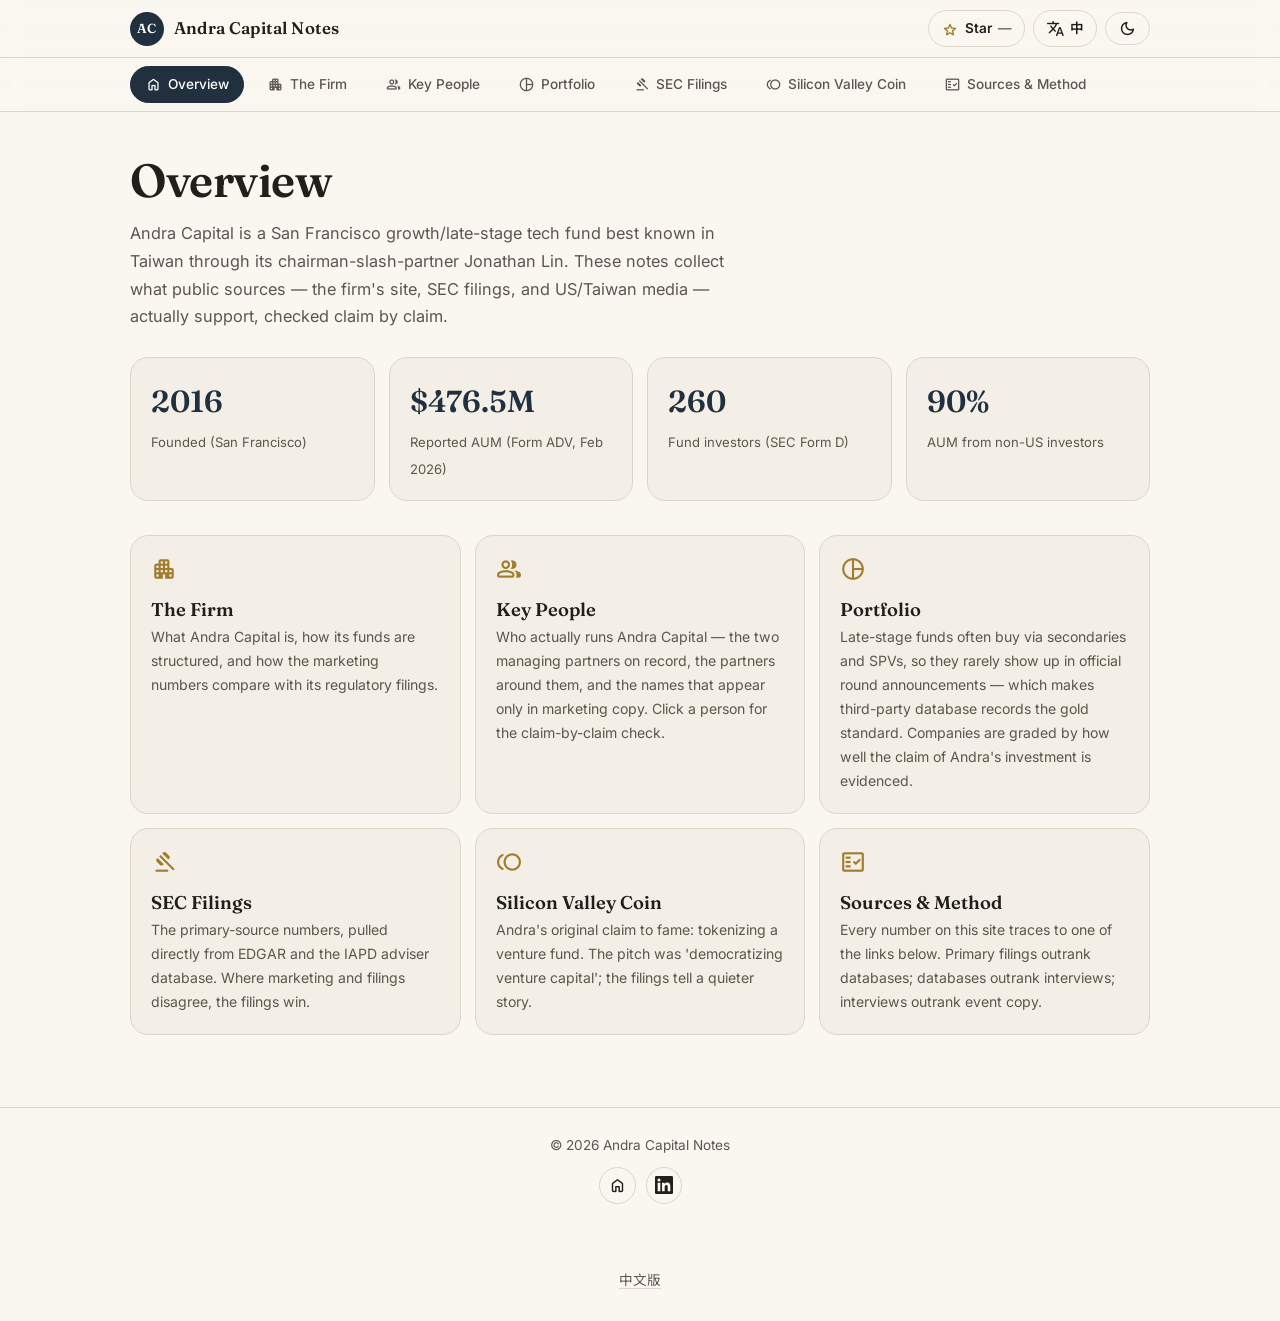
<file: index.html>
<!DOCTYPE html>
<html lang="en" data-theme="light">
<head>
  <script async src="https://www.googletagmanager.com/gtag/js?id=G-YB7TMP1PJ2"></script>
  <script>
    window.dataLayer = window.dataLayer || [];
    function gtag(){dataLayer.push(arguments);}
    gtag('js', new Date());
    gtag('config', 'G-YB7TMP1PJ2');
  </script>
  <meta charset="UTF-8" />
  <meta name="viewport" content="width=device-width, initial-scale=1.0, viewport-fit=cover" />
  <title>Andra Capital Notes — Overview</title>
  <meta name="description" content="An independent, source-cited research profile of Andra Capital: the firm, its key people, portfolio and SEC filings." />
  <meta name="theme-color" content="#20303f" />
  <link rel="canonical" href="https://andra-capital.peteraim.com/" />
  <link rel="alternate" hreflang="en" href="https://andra-capital.peteraim.com/" />
  <link rel="alternate" hreflang="zh-Hant" href="https://andra-capital.peteraim.com/zh-Hant/" />
  <link rel="alternate" hreflang="x-default" href="https://andra-capital.peteraim.com/" />
  <meta property="og:type" content="website" />
  <meta property="og:title" content="Andra Capital Notes — Overview" />
  <meta property="og:description" content="An independent, source-cited research profile of Andra Capital: the firm, its key people, portfolio and SEC filings." />
  <meta property="og:url" content="https://andra-capital.peteraim.com/" />
  <meta name="twitter:card" content="summary_large_image" />
  <script type="application/ld+json">
  {"@context":"https://schema.org","@type":"WebSite","name":"Andra Capital Notes","url":"https://andra-capital.peteraim.com/"}
  </script>
  <link rel="preconnect" href="https://fonts.googleapis.com" />
  <link rel="preconnect" href="https://fonts.gstatic.com" crossorigin />
  <link href="https://fonts.googleapis.com/css2?family=Fraunces:opsz,wght@9..144,400;9..144,600&family=Inter:wght@400;500;600;700&family=Noto+Sans+TC:wght@400;500;700&family=Noto+Serif+TC:wght@400;600&display=swap" rel="stylesheet" />
  <link href="https://fonts.googleapis.com/css2?family=Material+Symbols+Rounded:opsz,wght,FILL,GRAD@24,400,0,0&display=swap" rel="stylesheet" />
  <link rel="stylesheet" href="assets/styles.css" />
  <meta property="og:image" content="https://andra-capital.peteraim.com/og-image.png">
  <meta property="og:image:width" content="1200">
  <meta property="og:image:height" content="630">
  <meta name="twitter:image" content="https://andra-capital.peteraim.com/og-image.png">
</head>
<body data-page="home">
  <!-- shell.js injects the app bar, cross-page nav, footer and dialog around this -->
  <main id="page">
<header class="page-head"><h1>Overview</h1><p class="page-head__sub">Andra Capital is a San Francisco growth/late-stage tech fund best known in Taiwan through its chairman-slash-partner Jonathan Lin. These notes collect what public sources — the firm's site, SEC filings, and US/Taiwan media — actually support, checked claim by claim.</p></header><div class="hero__stats"><div class="hero__stat" data-item=""><b class="hero__stat-value" data-count="2016" data-prefix="" data-suffix="" data-decimals="0">2016</b><span class="hero__stat-label">Founded (San Francisco)</span></div><div class="hero__stat" data-item=""><b class="hero__stat-value" data-count="476.5" data-prefix="$" data-suffix="M" data-decimals="1">$476.5M</b><span class="hero__stat-label">Reported AUM (Form ADV, Feb 2026)</span></div><div class="hero__stat" data-item=""><b class="hero__stat-value" data-count="260" data-prefix="" data-suffix="" data-decimals="0">260</b><span class="hero__stat-label">Fund investors (SEC Form D)</span></div><div class="hero__stat" data-item=""><b class="hero__stat-value" data-count="90" data-prefix="" data-suffix="%" data-decimals="0">90%</b><span class="hero__stat-label">AUM from non-US investors</span></div></div><div class="grid"><a class="card card--nav" data-item="" href="company.html" aria-label="The Firm"><span class="material-symbols-rounded card__icon" aria-hidden="true">apartment</span><h3 class="card__title">The Firm</h3><p class="card__summary">What Andra Capital is, how its funds are structured, and how the marketing numbers compare with its regulatory filings.</p></a><a class="card card--nav" data-item="" href="people.html" aria-label="Key People"><span class="material-symbols-rounded card__icon" aria-hidden="true">group</span><h3 class="card__title">Key People</h3><p class="card__summary">Who actually runs Andra Capital — the two managing partners on record, the partners around them, and the names that appear only in marketing copy. Click a person for the claim-by-claim check.</p></a><a class="card card--nav" data-item="" href="portfolio.html" aria-label="Portfolio"><span class="material-symbols-rounded card__icon" aria-hidden="true">pie_chart</span><h3 class="card__title">Portfolio</h3><p class="card__summary">Late-stage funds often buy via secondaries and SPVs, so they rarely show up in official round announcements — which makes third-party database records the gold standard. Companies are graded by how well the claim of Andra's investment is evidenced.</p></a><a class="card card--nav" data-item="" href="sec.html" aria-label="SEC Filings"><span class="material-symbols-rounded card__icon" aria-hidden="true">gavel</span><h3 class="card__title">SEC Filings</h3><p class="card__summary">The primary-source numbers, pulled directly from EDGAR and the IAPD adviser database. Where marketing and filings disagree, the filings win.</p></a><a class="card card--nav" data-item="" href="svc.html" aria-label="Silicon Valley Coin"><span class="material-symbols-rounded card__icon" aria-hidden="true">toll</span><h3 class="card__title">Silicon Valley Coin</h3><p class="card__summary">Andra's original claim to fame: tokenizing a venture fund. The pitch was 'democratizing venture capital'; the filings tell a quieter story.</p></a><a class="card card--nav" data-item="" href="sources.html" aria-label="Sources &amp; Method"><span class="material-symbols-rounded card__icon" aria-hidden="true">fact_check</span><h3 class="card__title">Sources &amp; Method</h3><p class="card__summary">Every number on this site traces to one of the links below. Primary filings outrank databases; databases outrank interviews; interviews outrank event copy.</p></a></div>
</main>

  <script src="data/data.js"></script>
  <script src="assets/shell.js"></script>
  <script src="assets/app.js"></script>
<p class="lang-alt-link" style="text-align:center;padding:12px;"><a href="/zh-Hant/" hreflang="zh-Hant" rel="alternate" lang="zh-Hant">中文版</a></p>
</body>
</html>
</file>
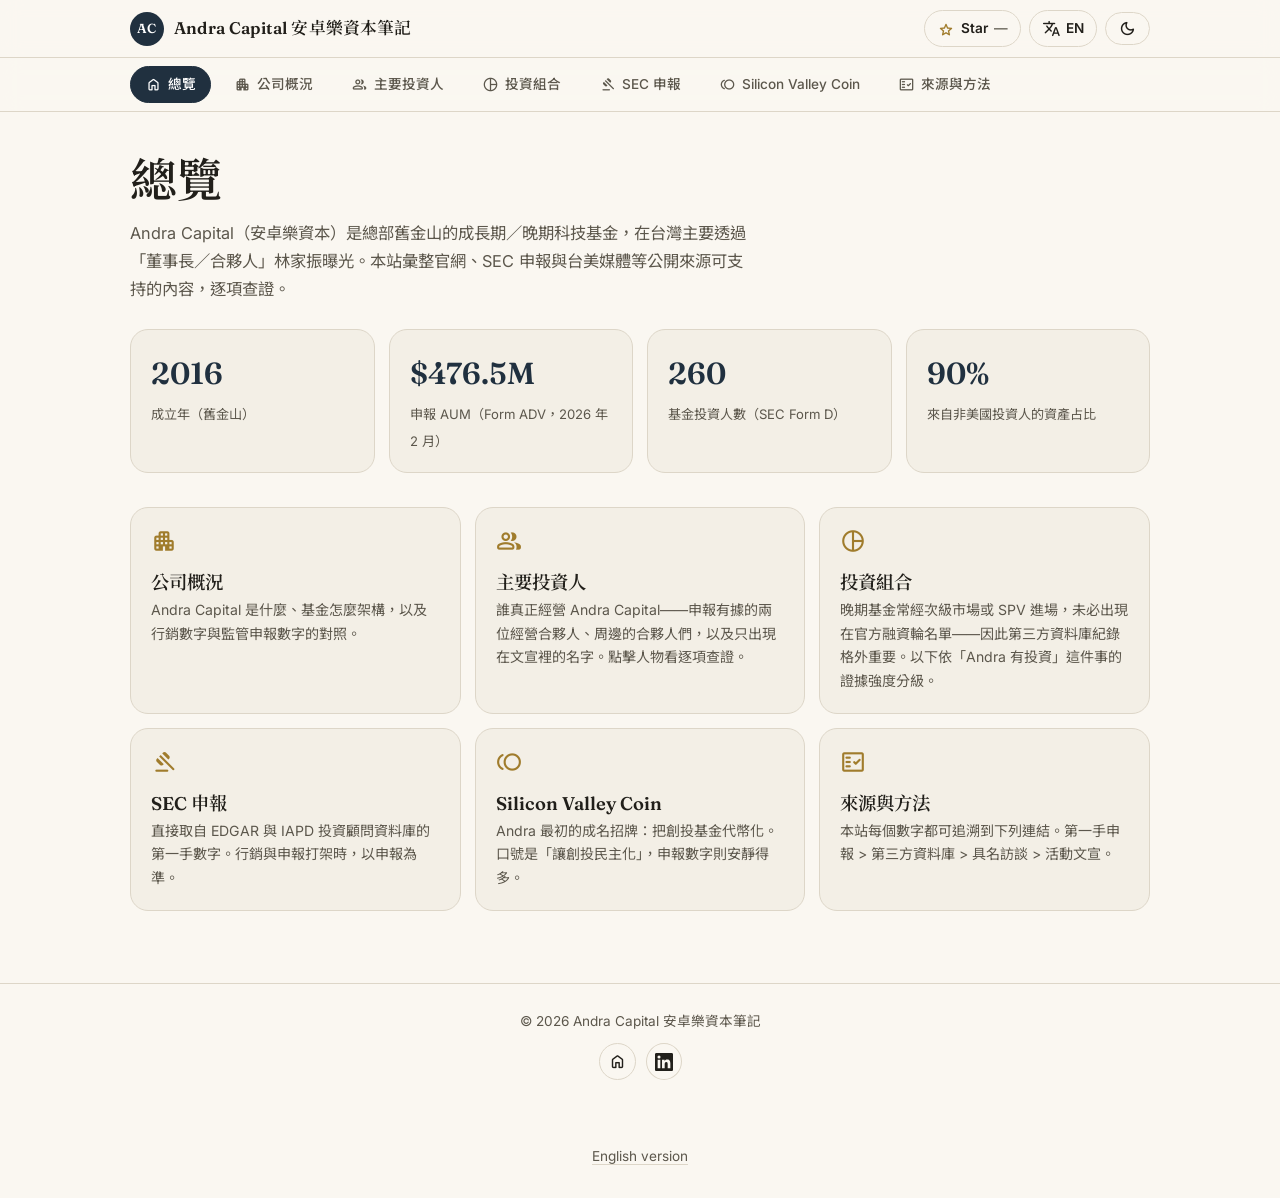
<file: zh-Hant/index.html>
<!DOCTYPE html>
<html lang="zh-Hant" data-theme="light">
<head>
  <script async src="https://www.googletagmanager.com/gtag/js?id=G-YB7TMP1PJ2"></script>
  <script>
    window.dataLayer = window.dataLayer || [];
    function gtag(){dataLayer.push(arguments);}
    gtag('js', new Date());
    gtag('config', 'G-YB7TMP1PJ2');
  </script>
  <meta charset="UTF-8" />
  <meta name="viewport" content="width=device-width, initial-scale=1.0, viewport-fit=cover" />
  <title>總覽 · Andra Capital 安卓樂資本筆記</title>
  <meta name="description" content="Andra Capital（安卓樂資本）是總部舊金山的成長期／晚期科技基金，在台灣主要透過「董事長／合夥人」林家振曝光。本站彙整官網、SEC 申報與台美媒體等公開來源可支持的內容，逐項查證。" />
  <meta name="theme-color" content="#20303f" />
  <link rel="canonical" href="https://andra-capital.peteraim.com/zh-Hant/" />
  <link rel="alternate" hreflang="en" href="https://andra-capital.peteraim.com/" />
  <link rel="alternate" hreflang="zh-Hant" href="https://andra-capital.peteraim.com/zh-Hant/" />
  <link rel="alternate" hreflang="x-default" href="https://andra-capital.peteraim.com/" />
  <meta property="og:type" content="website" />
  <meta property="og:title" content="總覽 · Andra Capital 安卓樂資本筆記" />
  <meta property="og:description" content="Andra Capital（安卓樂資本）是總部舊金山的成長期／晚期科技基金，在台灣主要透過「董事長／合夥人」林家振曝光。本站彙整官網、SEC 申報與台美媒體等公開來源可支持的內容，逐項查證。" />
  <meta property="og:url" content="https://andra-capital.peteraim.com/zh-Hant/" />
  <meta name="twitter:card" content="summary_large_image" />
  <script type="application/ld+json">
  {"@context":"https://schema.org","@type":"WebSite","name":"Andra Capital Notes","url":"https://andra-capital.peteraim.com/"}
  </script>
  <link rel="preconnect" href="https://fonts.googleapis.com" />
  <link rel="preconnect" href="https://fonts.gstatic.com" crossorigin />
  <link href="https://fonts.googleapis.com/css2?family=Fraunces:opsz,wght@9..144,400;9..144,600&family=Inter:wght@400;500;600;700&family=Noto+Sans+TC:wght@400;500;700&family=Noto+Serif+TC:wght@400;600&display=swap" rel="stylesheet" />
  <link href="https://fonts.googleapis.com/css2?family=Material+Symbols+Rounded:opsz,wght,FILL,GRAD@24,400,0,0&display=swap" rel="stylesheet" />
  <link rel="stylesheet" href="../assets/styles.css" />
  <meta property="og:image" content="https://andra-capital.peteraim.com/og-image.png">
  <meta property="og:image:width" content="1200">
  <meta property="og:image:height" content="630">
  <meta name="twitter:image" content="https://andra-capital.peteraim.com/og-image.png">
</head>
<body data-page="home">
  <!-- shell.js injects the app bar, cross-page nav, footer and dialog around this -->
  <main id="page">
<header class="page-head"><h1>總覽</h1><p class="page-head__sub">Andra Capital（安卓樂資本）是總部舊金山的成長期／晚期科技基金，在台灣主要透過「董事長／合夥人」林家振曝光。本站彙整官網、SEC 申報與台美媒體等公開來源可支持的內容，逐項查證。</p></header><div class="hero__stats"><div class="hero__stat" data-item=""><b class="hero__stat-value" data-count="2016" data-prefix="" data-suffix="" data-decimals="0">2016</b><span class="hero__stat-label">成立年（舊金山）</span></div><div class="hero__stat" data-item=""><b class="hero__stat-value" data-count="476.5" data-prefix="$" data-suffix="M" data-decimals="1">$476.5M</b><span class="hero__stat-label">申報 AUM（Form ADV，2026 年 2 月）</span></div><div class="hero__stat" data-item=""><b class="hero__stat-value" data-count="260" data-prefix="" data-suffix="" data-decimals="0">260</b><span class="hero__stat-label">基金投資人數（SEC Form D）</span></div><div class="hero__stat" data-item=""><b class="hero__stat-value" data-count="90" data-prefix="" data-suffix="%" data-decimals="0">90%</b><span class="hero__stat-label">來自非美國投資人的資產占比</span></div></div><div class="grid"><a class="card card--nav" data-item="" href="company.html" aria-label="公司概況"><span class="material-symbols-rounded card__icon" aria-hidden="true">apartment</span><h3 class="card__title">公司概況</h3><p class="card__summary">Andra Capital 是什麼、基金怎麼架構，以及行銷數字與監管申報數字的對照。</p></a><a class="card card--nav" data-item="" href="people.html" aria-label="主要投資人"><span class="material-symbols-rounded card__icon" aria-hidden="true">group</span><h3 class="card__title">主要投資人</h3><p class="card__summary">誰真正經營 Andra Capital——申報有據的兩位經營合夥人、周邊的合夥人們，以及只出現在文宣裡的名字。點擊人物看逐項查證。</p></a><a class="card card--nav" data-item="" href="portfolio.html" aria-label="投資組合"><span class="material-symbols-rounded card__icon" aria-hidden="true">pie_chart</span><h3 class="card__title">投資組合</h3><p class="card__summary">晚期基金常經次級市場或 SPV 進場，未必出現在官方融資輪名單——因此第三方資料庫紀錄格外重要。以下依「Andra 有投資」這件事的證據強度分級。</p></a><a class="card card--nav" data-item="" href="sec.html" aria-label="SEC 申報"><span class="material-symbols-rounded card__icon" aria-hidden="true">gavel</span><h3 class="card__title">SEC 申報</h3><p class="card__summary">直接取自 EDGAR 與 IAPD 投資顧問資料庫的第一手數字。行銷與申報打架時，以申報為準。</p></a><a class="card card--nav" data-item="" href="svc.html" aria-label="Silicon Valley Coin"><span class="material-symbols-rounded card__icon" aria-hidden="true">toll</span><h3 class="card__title">Silicon Valley Coin</h3><p class="card__summary">Andra 最初的成名招牌：把創投基金代幣化。口號是「讓創投民主化」，申報數字則安靜得多。</p></a><a class="card card--nav" data-item="" href="sources.html" aria-label="來源與方法"><span class="material-symbols-rounded card__icon" aria-hidden="true">fact_check</span><h3 class="card__title">來源與方法</h3><p class="card__summary">本站每個數字都可追溯到下列連結。第一手申報 &gt; 第三方資料庫 &gt; 具名訪談 &gt; 活動文宣。</p></a></div>
</main>

  <script src="../data/data.js"></script>
  <script src="../assets/shell.js"></script>
  <script src="../assets/app.js"></script>
<p class="lang-alt-link" style="text-align:center;padding:12px;"><a href="/" hreflang="en" rel="alternate" lang="en">English version</a></p>
</body>
</html>
</file>
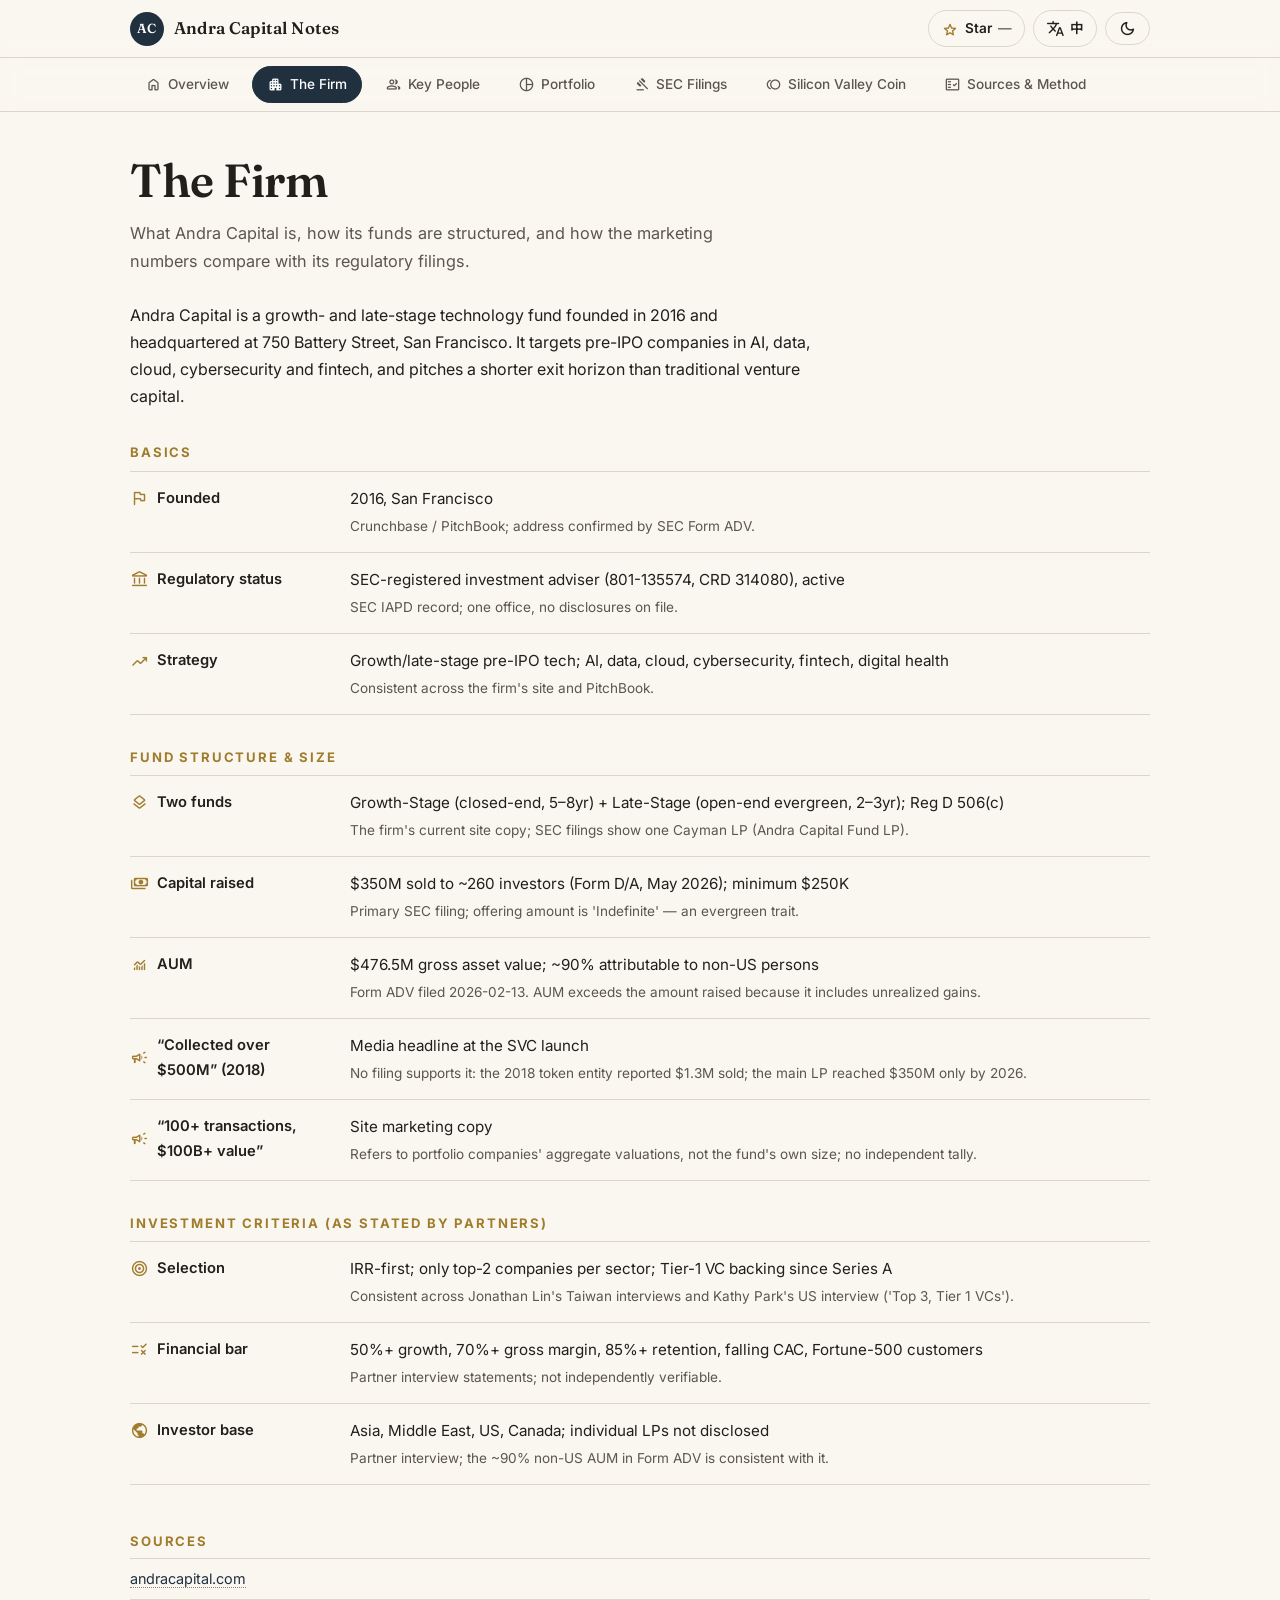
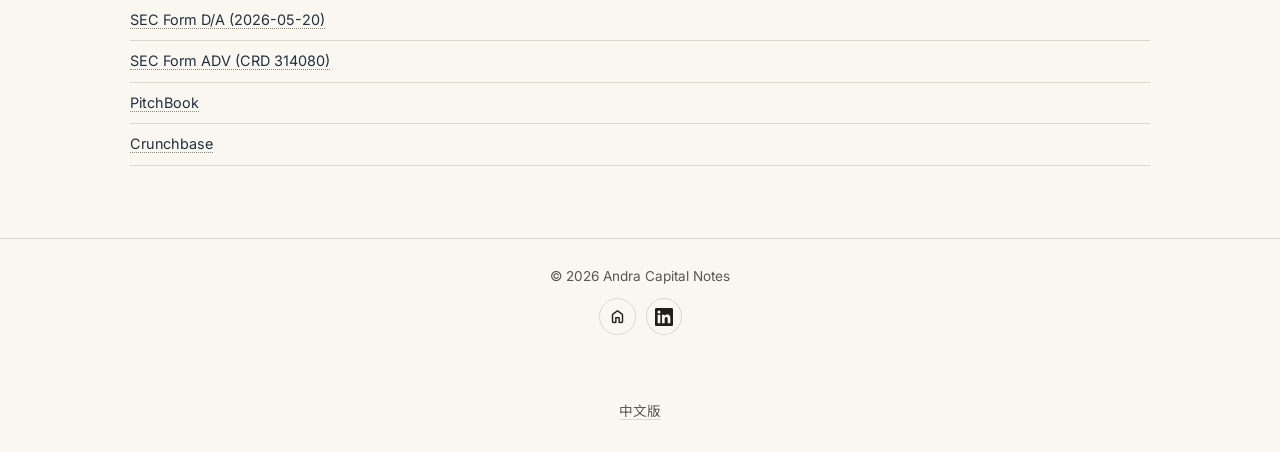
<file: company.html>
<!DOCTYPE html>
<html lang="en" data-theme="light">
<head>
  <script async src="https://www.googletagmanager.com/gtag/js?id=G-YB7TMP1PJ2"></script>
  <script>
    window.dataLayer = window.dataLayer || [];
    function gtag(){dataLayer.push(arguments);}
    gtag('js', new Date());
    gtag('config', 'G-YB7TMP1PJ2');
  </script>
  <meta charset="UTF-8" />
  <meta name="viewport" content="width=device-width, initial-scale=1.0, viewport-fit=cover" />
  <title>The Firm · Andra Capital Notes</title>
  <meta name="description" content="What Andra Capital is, its fund structure, and how marketing numbers compare with SEC filings." />
  <meta name="theme-color" content="#20303f" />
  <link rel="canonical" href="https://andra-capital.peteraim.com/company.html" />
  <link rel="alternate" hreflang="en" href="https://andra-capital.peteraim.com/company.html" />
  <link rel="alternate" hreflang="zh-Hant" href="https://andra-capital.peteraim.com/zh-Hant/company.html" />
  <link rel="alternate" hreflang="x-default" href="https://andra-capital.peteraim.com/company.html" />
  <meta property="og:type" content="website" />
  <meta property="og:title" content="The Firm · Andra Capital Notes" />
  <meta property="og:description" content="What Andra Capital is, its fund structure, and how marketing numbers compare with SEC filings." />
  <meta property="og:url" content="https://andra-capital.peteraim.com/company.html" />
  <meta name="twitter:card" content="summary_large_image" />
  <script type="application/ld+json">
  {"@context":"https://schema.org","@type":"WebSite","name":"Andra Capital Notes","url":"https://andra-capital.peteraim.com/"}
  </script>
  <link rel="preconnect" href="https://fonts.googleapis.com" />
  <link rel="preconnect" href="https://fonts.gstatic.com" crossorigin />
  <link href="https://fonts.googleapis.com/css2?family=Fraunces:opsz,wght@9..144,400;9..144,600&family=Inter:wght@400;500;600;700&family=Noto+Sans+TC:wght@400;500;700&family=Noto+Serif+TC:wght@400;600&display=swap" rel="stylesheet" />
  <link href="https://fonts.googleapis.com/css2?family=Material+Symbols+Rounded:opsz,wght,FILL,GRAD@24,400,0,0&display=swap" rel="stylesheet" />
  <link rel="stylesheet" href="assets/styles.css" />
  <meta property="og:image" content="https://andra-capital.peteraim.com/og-image.png">
  <meta property="og:image:width" content="1200">
  <meta property="og:image:height" content="630">
  <meta name="twitter:image" content="https://andra-capital.peteraim.com/og-image.png">
</head>
<body data-page="company">
  <!-- shell.js injects the app bar, cross-page nav, footer and dialog around this -->
  <main id="page">
<header class="page-head"><h1>The Firm</h1><p class="page-head__sub">What Andra Capital is, how its funds are structured, and how the marketing numbers compare with its regulatory filings.</p></header><div class="prose page-intro"><p class="prose-para">Andra Capital is a growth- and late-stage technology fund founded in 2016 and headquartered at 750 Battery Street, San Francisco. It targets pre-IPO companies in AI, data, cloud, cybersecurity and fintech, and pitches a shorter exit horizon than traditional venture capital.</p></div><section class="factsec"><h2 class="factsec__heading">Basics</h2><div class="factlist"><div class="fact" data-item=""><div class="fact__head"><span class="material-symbols-rounded fact__icon" aria-hidden="true">flag</span><span class="fact__label">Founded</span></div><div class="fact__main"><span class="fact__value">2016, San Francisco</span><span class="fact__note">Crunchbase / PitchBook; address confirmed by SEC Form ADV.</span></div><div class="fact__status"></div></div><div class="fact" data-item=""><div class="fact__head"><span class="material-symbols-rounded fact__icon" aria-hidden="true">account_balance</span><span class="fact__label">Regulatory status</span></div><div class="fact__main"><span class="fact__value">SEC-registered investment adviser (801-135574, CRD 314080), active</span><span class="fact__note">SEC IAPD record; one office, no disclosures on file.</span></div><div class="fact__status"></div></div><div class="fact" data-item=""><div class="fact__head"><span class="material-symbols-rounded fact__icon" aria-hidden="true">trending_up</span><span class="fact__label">Strategy</span></div><div class="fact__main"><span class="fact__value">Growth/late-stage pre-IPO tech; AI, data, cloud, cybersecurity, fintech, digital health</span><span class="fact__note">Consistent across the firm's site and PitchBook.</span></div><div class="fact__status"></div></div></div></section><section class="factsec"><h2 class="factsec__heading">Fund structure &amp; size</h2><div class="factlist"><div class="fact" data-item=""><div class="fact__head"><span class="material-symbols-rounded fact__icon" aria-hidden="true">layers</span><span class="fact__label">Two funds</span></div><div class="fact__main"><span class="fact__value">Growth-Stage (closed-end, 5–8yr) + Late-Stage (open-end evergreen, 2–3yr); Reg D 506(c)</span><span class="fact__note">The firm's current site copy; SEC filings show one Cayman LP (Andra Capital Fund LP).</span></div><div class="fact__status"></div></div><div class="fact" data-item=""><div class="fact__head"><span class="material-symbols-rounded fact__icon" aria-hidden="true">payments</span><span class="fact__label">Capital raised</span></div><div class="fact__main"><span class="fact__value">$350M sold to ~260 investors (Form D/A, May 2026); minimum $250K</span><span class="fact__note">Primary SEC filing; offering amount is 'Indefinite' — an evergreen trait.</span></div><div class="fact__status"></div></div><div class="fact" data-item=""><div class="fact__head"><span class="material-symbols-rounded fact__icon" aria-hidden="true">monitoring</span><span class="fact__label">AUM</span></div><div class="fact__main"><span class="fact__value">$476.5M gross asset value; ~90% attributable to non-US persons</span><span class="fact__note">Form ADV filed 2026-02-13. AUM exceeds the amount raised because it includes unrealized gains.</span></div><div class="fact__status"></div></div><div class="fact" data-item=""><div class="fact__head"><span class="material-symbols-rounded fact__icon" aria-hidden="true">campaign</span><span class="fact__label">“Collected over $500M” (2018)</span></div><div class="fact__main"><span class="fact__value">Media headline at the SVC launch</span><span class="fact__note">No filing supports it: the 2018 token entity reported $1.3M sold; the main LP reached $350M only by 2026.</span></div><div class="fact__status"></div></div><div class="fact" data-item=""><div class="fact__head"><span class="material-symbols-rounded fact__icon" aria-hidden="true">campaign</span><span class="fact__label">“100+ transactions, $100B+ value”</span></div><div class="fact__main"><span class="fact__value">Site marketing copy</span><span class="fact__note">Refers to portfolio companies' aggregate valuations, not the fund's own size; no independent tally.</span></div><div class="fact__status"></div></div></div></section><section class="factsec"><h2 class="factsec__heading">Investment criteria (as stated by partners)</h2><div class="factlist"><div class="fact" data-item=""><div class="fact__head"><span class="material-symbols-rounded fact__icon" aria-hidden="true">target</span><span class="fact__label">Selection</span></div><div class="fact__main"><span class="fact__value">IRR-first; only top-2 companies per sector; Tier-1 VC backing since Series A</span><span class="fact__note">Consistent across Jonathan Lin's Taiwan interviews and Kathy Park's US interview ('Top 3, Tier 1 VCs').</span></div><div class="fact__status"></div></div><div class="fact" data-item=""><div class="fact__head"><span class="material-symbols-rounded fact__icon" aria-hidden="true">rule</span><span class="fact__label">Financial bar</span></div><div class="fact__main"><span class="fact__value">50%+ growth, 70%+ gross margin, 85%+ retention, falling CAC, Fortune-500 customers</span><span class="fact__note">Partner interview statements; not independently verifiable.</span></div><div class="fact__status"></div></div><div class="fact" data-item=""><div class="fact__head"><span class="material-symbols-rounded fact__icon" aria-hidden="true">public</span><span class="fact__label">Investor base</span></div><div class="fact__main"><span class="fact__value">Asia, Middle East, US, Canada; individual LPs not disclosed</span><span class="fact__note">Partner interview; the ~90% non-US AUM in Form ADV is consistent with it.</span></div><div class="fact__status"></div></div></div></section><aside class="refs"><h2 class="refs__title">Sources</h2><ul><li><a class="row-link" href="https://www.andracapital.com/" target="_blank" rel="noopener">andracapital.com</a></li><li><a class="row-link" href="https://www.sec.gov/Archives/edgar/data/1884136/000188413626000006/primary_doc.xml" target="_blank" rel="noopener">SEC Form D/A (2026-05-20)</a></li><li><a class="row-link" href="https://reports.adviserinfo.sec.gov/reports/ADV/314080/PDF/314080.pdf" target="_blank" rel="noopener">SEC Form ADV (CRD 314080)</a></li><li><a class="row-link" href="https://pitchbook.com/profiles/investor/224383-69" target="_blank" rel="noopener">PitchBook</a></li><li><a class="row-link" href="https://www.crunchbase.com/organization/andra-capital" target="_blank" rel="noopener">Crunchbase</a></li></ul></aside>
</main>

  <script src="data/data.js"></script>
  <script src="assets/shell.js"></script>
  <script src="assets/app.js"></script>
<p class="lang-alt-link" style="text-align:center;padding:12px;"><a href="/zh-Hant/company.html" hreflang="zh-Hant" rel="alternate" lang="zh-Hant">中文版</a></p>
</body>
</html>
</file>
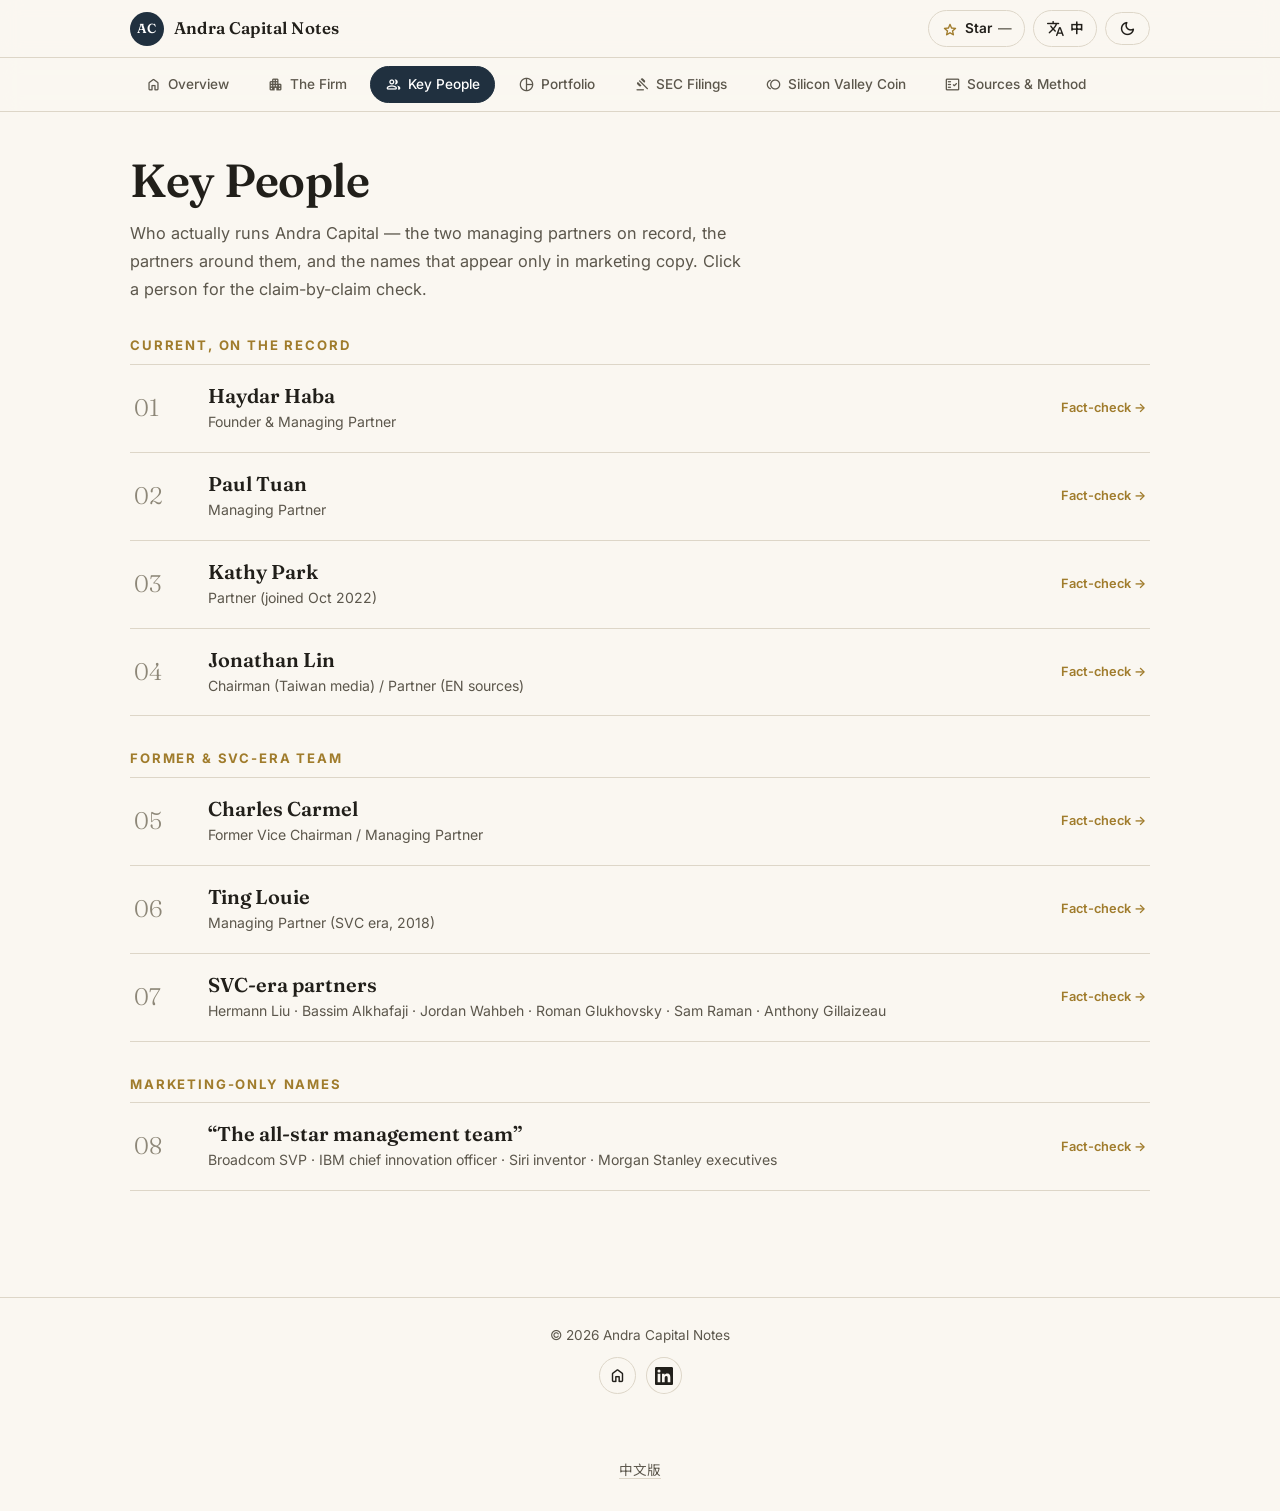
<file: people.html>
<!DOCTYPE html>
<html lang="en" data-theme="light">
<head>
  <script async src="https://www.googletagmanager.com/gtag/js?id=G-YB7TMP1PJ2"></script>
  <script>
    window.dataLayer = window.dataLayer || [];
    function gtag(){dataLayer.push(arguments);}
    gtag('js', new Date());
    gtag('config', 'G-YB7TMP1PJ2');
  </script>
  <meta charset="UTF-8" />
  <meta name="viewport" content="width=device-width, initial-scale=1.0, viewport-fit=cover" />
  <title>Key People · Andra Capital Notes</title>
  <meta name="description" content="The managing partners on record, partners around them, and marketing-only names — checked claim by claim." />
  <meta name="theme-color" content="#20303f" />
  <link rel="canonical" href="https://andra-capital.peteraim.com/people.html" />
  <link rel="alternate" hreflang="en" href="https://andra-capital.peteraim.com/people.html" />
  <link rel="alternate" hreflang="zh-Hant" href="https://andra-capital.peteraim.com/zh-Hant/people.html" />
  <link rel="alternate" hreflang="x-default" href="https://andra-capital.peteraim.com/people.html" />
  <meta property="og:type" content="website" />
  <meta property="og:title" content="Key People · Andra Capital Notes" />
  <meta property="og:description" content="The managing partners on record, partners around them, and marketing-only names — checked claim by claim." />
  <meta property="og:url" content="https://andra-capital.peteraim.com/people.html" />
  <meta name="twitter:card" content="summary_large_image" />
  <script type="application/ld+json">
  {"@context":"https://schema.org","@type":"WebSite","name":"Andra Capital Notes","url":"https://andra-capital.peteraim.com/"}
  </script>
  <link rel="preconnect" href="https://fonts.googleapis.com" />
  <link rel="preconnect" href="https://fonts.gstatic.com" crossorigin />
  <link href="https://fonts.googleapis.com/css2?family=Fraunces:opsz,wght@9..144,400;9..144,600&family=Inter:wght@400;500;600;700&family=Noto+Sans+TC:wght@400;500;700&family=Noto+Serif+TC:wght@400;600&display=swap" rel="stylesheet" />
  <link href="https://fonts.googleapis.com/css2?family=Material+Symbols+Rounded:opsz,wght,FILL,GRAD@24,400,0,0&display=swap" rel="stylesheet" />
  <link rel="stylesheet" href="assets/styles.css" />
  <meta property="og:image" content="https://andra-capital.peteraim.com/og-image.png">
  <meta property="og:image:width" content="1200">
  <meta property="og:image:height" content="630">
  <meta name="twitter:image" content="https://andra-capital.peteraim.com/og-image.png">
</head>
<body data-page="people">
  <!-- shell.js injects the app bar, cross-page nav, footer and dialog around this -->
  <main id="page">
<header class="page-head"><h1>Key People</h1><p class="page-head__sub">Who actually runs Andra Capital — the two managing partners on record, the partners around them, and the names that appear only in marketing copy. Click a person for the claim-by-claim check.</p></header><section class="peoplegroup"><h2 class="factsec__heading">Current, on the record</h2><div class="peoplelist"><article class="person card" tabindex="0" role="button" data-item="" data-slug="haydar-haba" aria-label="Haydar Haba"><span class="person__num" aria-hidden="true">01</span><div class="person__main"><h3 class="person__name">Haydar Haba</h3><p class="person__role">Founder &amp; Managing Partner</p></div><div class="person__side"><span class="person__cta">Fact-check →</span></div></article><article class="person card" tabindex="0" role="button" data-item="" data-slug="paul-tuan" aria-label="Paul Tuan"><span class="person__num" aria-hidden="true">02</span><div class="person__main"><h3 class="person__name">Paul Tuan</h3><p class="person__role">Managing Partner</p></div><div class="person__side"><span class="person__cta">Fact-check →</span></div></article><article class="person card" tabindex="0" role="button" data-item="" data-slug="kathy-park" aria-label="Kathy Park"><span class="person__num" aria-hidden="true">03</span><div class="person__main"><h3 class="person__name">Kathy Park</h3><p class="person__role">Partner (joined Oct 2022)</p></div><div class="person__side"><span class="person__cta">Fact-check →</span></div></article><article class="person card" tabindex="0" role="button" data-item="" data-slug="jonathan-lin" aria-label="Jonathan Lin"><span class="person__num" aria-hidden="true">04</span><div class="person__main"><h3 class="person__name">Jonathan Lin</h3><p class="person__role">Chairman (Taiwan media) / Partner (EN sources)</p></div><div class="person__side"><span class="person__cta">Fact-check →</span></div></article></div></section><section class="peoplegroup"><h2 class="factsec__heading">Former &amp; SVC-era team</h2><div class="peoplelist"><article class="person card" tabindex="0" role="button" data-item="" data-slug="charles-carmel" aria-label="Charles Carmel"><span class="person__num" aria-hidden="true">05</span><div class="person__main"><h3 class="person__name">Charles Carmel</h3><p class="person__role">Former Vice Chairman / Managing Partner</p></div><div class="person__side"><span class="person__cta">Fact-check →</span></div></article><article class="person card" tabindex="0" role="button" data-item="" data-slug="ting-louie" aria-label="Ting Louie"><span class="person__num" aria-hidden="true">06</span><div class="person__main"><h3 class="person__name">Ting Louie</h3><p class="person__role">Managing Partner (SVC era, 2018)</p></div><div class="person__side"><span class="person__cta">Fact-check →</span></div></article><article class="person card" tabindex="0" role="button" data-item="" data-slug="svc-partners" aria-label="SVC-era partners"><span class="person__num" aria-hidden="true">07</span><div class="person__main"><h3 class="person__name">SVC-era partners</h3><p class="person__role">Hermann Liu · Bassim Alkhafaji · Jordan Wahbeh · Roman Glukhovsky · Sam Raman · Anthony Gillaizeau</p></div><div class="person__side"><span class="person__cta">Fact-check →</span></div></article></div></section><section class="peoplegroup"><h2 class="factsec__heading">Marketing-only names</h2><div class="peoplelist"><article class="person card" tabindex="0" role="button" data-item="" data-slug="allstar-claims" aria-label="“The all-star management team”"><span class="person__num" aria-hidden="true">08</span><div class="person__main"><h3 class="person__name">“The all-star management team”</h3><p class="person__role">Broadcom SVP · IBM chief innovation officer · Siri inventor · Morgan Stanley executives</p></div><div class="person__side"><span class="person__cta">Fact-check →</span></div></article></div></section>
</main>

  <script src="data/data.js"></script>
  <script src="assets/shell.js"></script>
  <script src="assets/app.js"></script>
<p class="lang-alt-link" style="text-align:center;padding:12px;"><a href="/zh-Hant/people.html" hreflang="zh-Hant" rel="alternate" lang="zh-Hant">中文版</a></p>
</body>
</html>
</file>
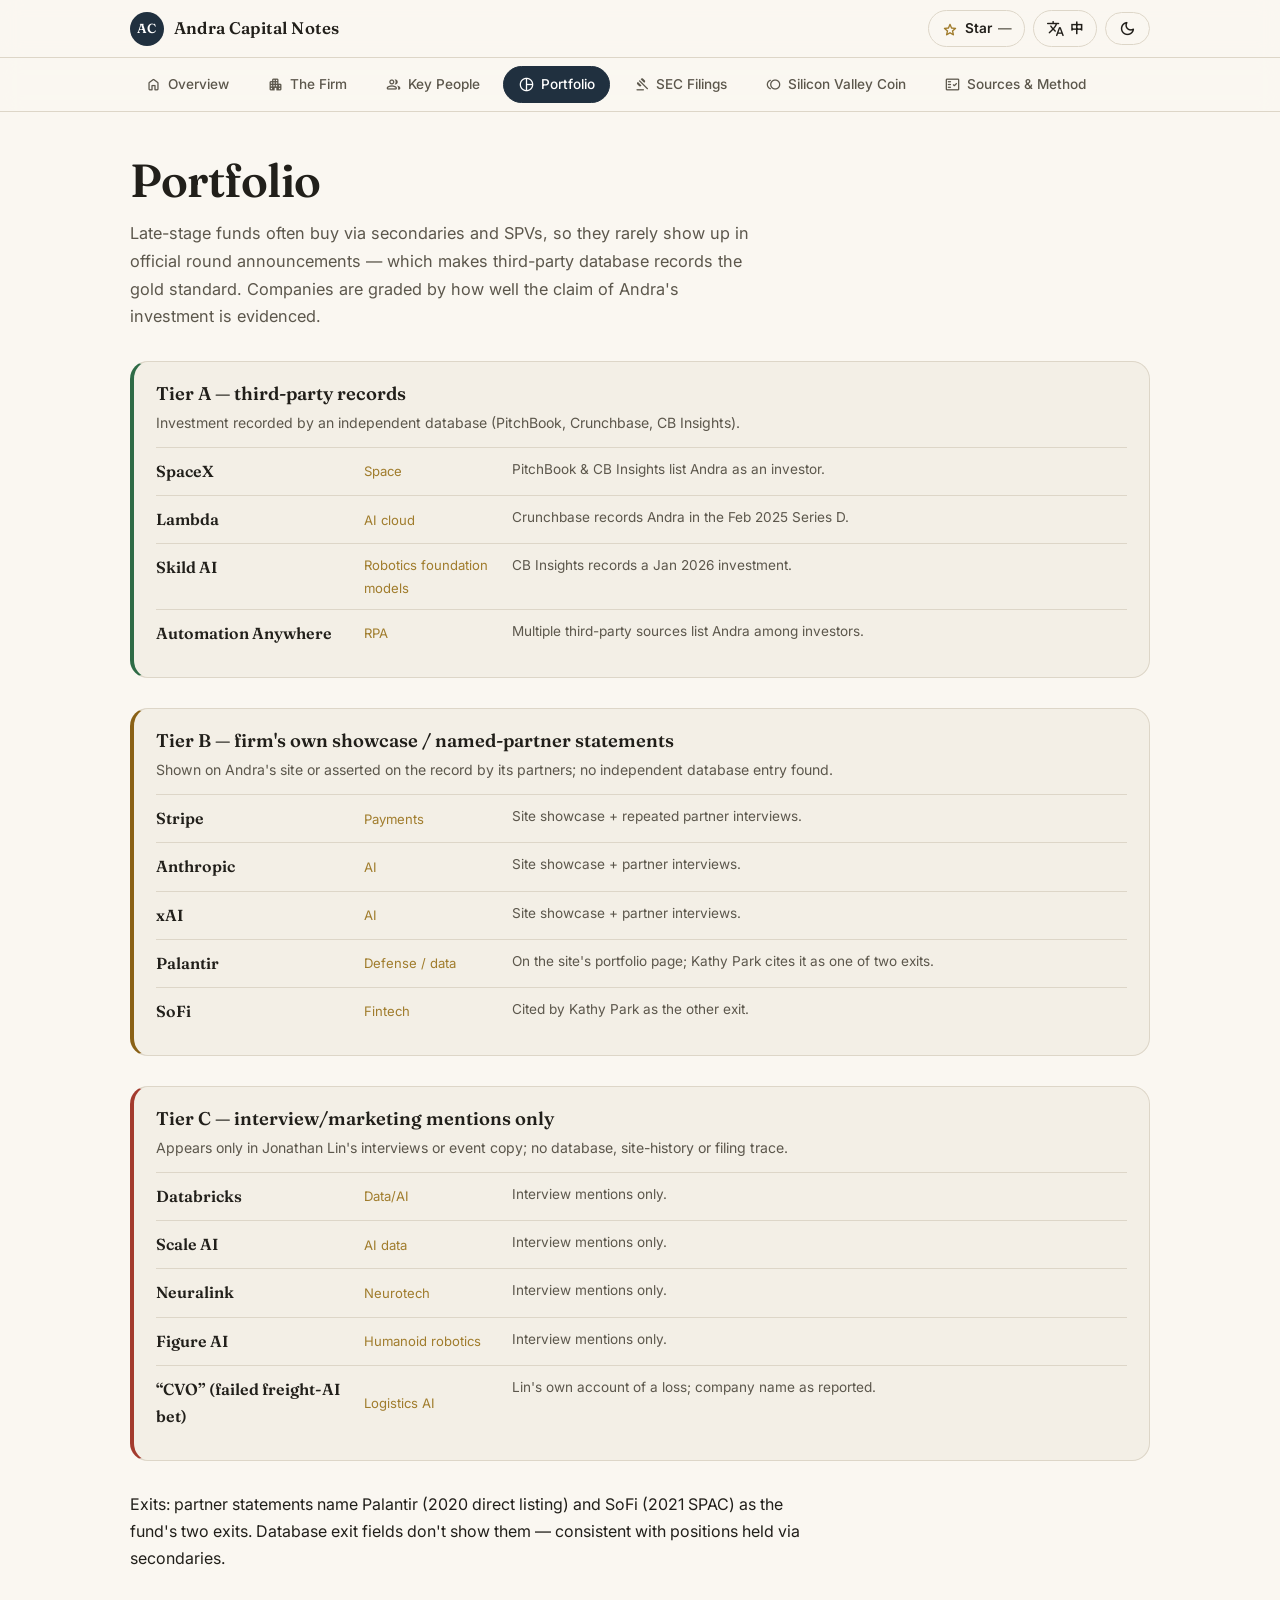
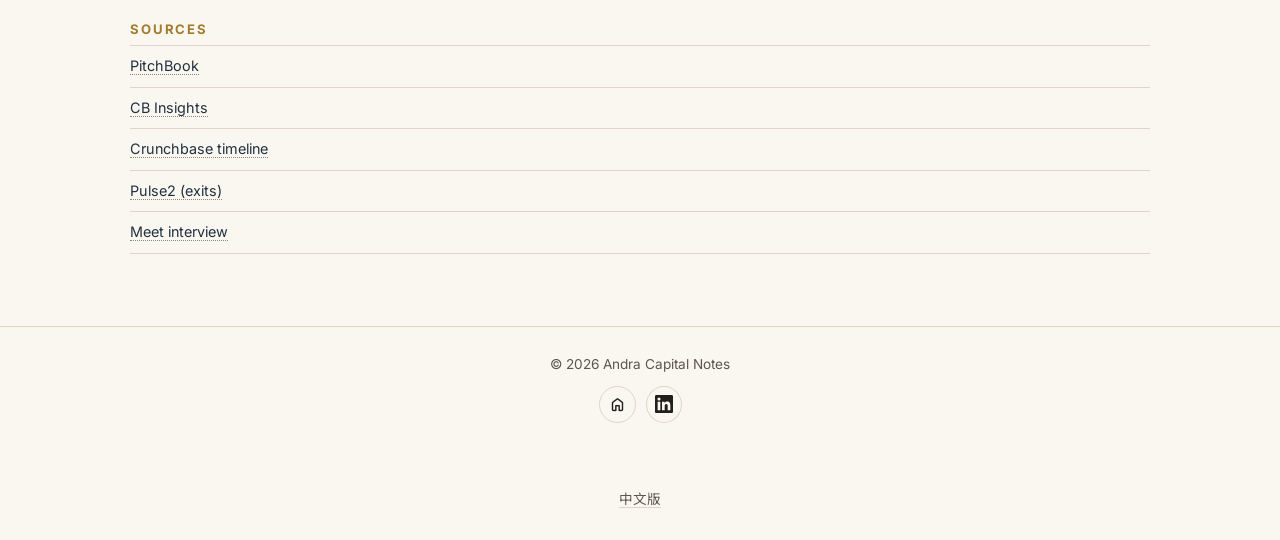
<file: portfolio.html>
<!DOCTYPE html>
<html lang="en" data-theme="light">
<head>
  <script async src="https://www.googletagmanager.com/gtag/js?id=G-YB7TMP1PJ2"></script>
  <script>
    window.dataLayer = window.dataLayer || [];
    function gtag(){dataLayer.push(arguments);}
    gtag('js', new Date());
    gtag('config', 'G-YB7TMP1PJ2');
  </script>
  <meta charset="UTF-8" />
  <meta name="viewport" content="width=device-width, initial-scale=1.0, viewport-fit=cover" />
  <title>Portfolio · Andra Capital Notes</title>
  <meta name="description" content="Andra Capital's investments graded by evidence: third-party records, self-published showcases, and interview-only mentions." />
  <meta name="theme-color" content="#20303f" />
  <link rel="canonical" href="https://andra-capital.peteraim.com/portfolio.html" />
  <link rel="alternate" hreflang="en" href="https://andra-capital.peteraim.com/portfolio.html" />
  <link rel="alternate" hreflang="zh-Hant" href="https://andra-capital.peteraim.com/zh-Hant/portfolio.html" />
  <link rel="alternate" hreflang="x-default" href="https://andra-capital.peteraim.com/portfolio.html" />
  <meta property="og:type" content="website" />
  <meta property="og:title" content="Portfolio · Andra Capital Notes" />
  <meta property="og:description" content="Andra Capital's investments graded by evidence: third-party records, self-published showcases, and interview-only mentions." />
  <meta property="og:url" content="https://andra-capital.peteraim.com/portfolio.html" />
  <meta name="twitter:card" content="summary_large_image" />
  <script type="application/ld+json">
  {"@context":"https://schema.org","@type":"WebSite","name":"Andra Capital Notes","url":"https://andra-capital.peteraim.com/"}
  </script>
  <link rel="preconnect" href="https://fonts.googleapis.com" />
  <link rel="preconnect" href="https://fonts.gstatic.com" crossorigin />
  <link href="https://fonts.googleapis.com/css2?family=Fraunces:opsz,wght@9..144,400;9..144,600&family=Inter:wght@400;500;600;700&family=Noto+Sans+TC:wght@400;500;700&family=Noto+Serif+TC:wght@400;600&display=swap" rel="stylesheet" />
  <link href="https://fonts.googleapis.com/css2?family=Material+Symbols+Rounded:opsz,wght,FILL,GRAD@24,400,0,0&display=swap" rel="stylesheet" />
  <link rel="stylesheet" href="assets/styles.css" />
  <meta property="og:image" content="https://andra-capital.peteraim.com/og-image.png">
  <meta property="og:image:width" content="1200">
  <meta property="og:image:height" content="630">
  <meta name="twitter:image" content="https://andra-capital.peteraim.com/og-image.png">
</head>
<body data-page="portfolio">
  <!-- shell.js injects the app bar, cross-page nav, footer and dialog around this -->
  <main id="page">
<header class="page-head"><h1>Portfolio</h1><p class="page-head__sub">Late-stage funds often buy via secondaries and SPVs, so they rarely show up in official round announcements — which makes third-party database records the gold standard. Companies are graded by how well the claim of Andra's investment is evidenced.</p></header><section class="tiergroup tiergroup--verified"><div class="tiergroup__head"><h2 class="tiergroup__label">Tier A — third-party records</h2></div><p class="tiergroup__desc">Investment recorded by an independent database (PitchBook, Crunchbase, CB Insights).</p><div class="holdings"><div class="holding" data-item=""><span class="holding__name">SpaceX</span><span class="holding__sector">Space</span><span class="holding__note">PitchBook &amp; CB Insights list Andra as an investor.</span></div><div class="holding" data-item=""><span class="holding__name">Lambda</span><span class="holding__sector">AI cloud</span><span class="holding__note">Crunchbase records Andra in the Feb 2025 Series D.</span></div><div class="holding" data-item=""><span class="holding__name">Skild AI</span><span class="holding__sector">Robotics foundation models</span><span class="holding__note">CB Insights records a Jan 2026 investment.</span></div><div class="holding" data-item=""><span class="holding__name">Automation Anywhere</span><span class="holding__sector">RPA</span><span class="holding__note">Multiple third-party sources list Andra among investors.</span></div></div></section><section class="tiergroup tiergroup--partial"><div class="tiergroup__head"><h2 class="tiergroup__label">Tier B — firm's own showcase / named-partner statements</h2></div><p class="tiergroup__desc">Shown on Andra's site or asserted on the record by its partners; no independent database entry found.</p><div class="holdings"><div class="holding" data-item=""><span class="holding__name">Stripe</span><span class="holding__sector">Payments</span><span class="holding__note">Site showcase + repeated partner interviews.</span></div><div class="holding" data-item=""><span class="holding__name">Anthropic</span><span class="holding__sector">AI</span><span class="holding__note">Site showcase + partner interviews.</span></div><div class="holding" data-item=""><span class="holding__name">xAI</span><span class="holding__sector">AI</span><span class="holding__note">Site showcase + partner interviews.</span></div><div class="holding" data-item=""><span class="holding__name">Palantir</span><span class="holding__sector">Defense / data</span><span class="holding__note">On the site's portfolio page; Kathy Park cites it as one of two exits.</span></div><div class="holding" data-item=""><span class="holding__name">SoFi</span><span class="holding__sector">Fintech</span><span class="holding__note">Cited by Kathy Park as the other exit.</span></div></div></section><section class="tiergroup tiergroup--claimed"><div class="tiergroup__head"><h2 class="tiergroup__label">Tier C — interview/marketing mentions only</h2></div><p class="tiergroup__desc">Appears only in Jonathan Lin's interviews or event copy; no database, site-history or filing trace.</p><div class="holdings"><div class="holding" data-item=""><span class="holding__name">Databricks</span><span class="holding__sector">Data/AI</span><span class="holding__note">Interview mentions only.</span></div><div class="holding" data-item=""><span class="holding__name">Scale AI</span><span class="holding__sector">AI data</span><span class="holding__note">Interview mentions only.</span></div><div class="holding" data-item=""><span class="holding__name">Neuralink</span><span class="holding__sector">Neurotech</span><span class="holding__note">Interview mentions only.</span></div><div class="holding" data-item=""><span class="holding__name">Figure AI</span><span class="holding__sector">Humanoid robotics</span><span class="holding__note">Interview mentions only.</span></div><div class="holding" data-item=""><span class="holding__name">“CVO” (failed freight-AI bet)</span><span class="holding__sector">Logistics AI</span><span class="holding__note">Lin's own account of a loss; company name as reported.</span></div></div></section><div class="prose page-outro"><p class="prose-para">Exits: partner statements name Palantir (2020 direct listing) and SoFi (2021 SPAC) as the fund's two exits. Database exit fields don't show them — consistent with positions held via secondaries.</p></div><aside class="refs"><h2 class="refs__title">Sources</h2><ul><li><a class="row-link" href="https://pitchbook.com/profiles/investor/224383-69" target="_blank" rel="noopener">PitchBook</a></li><li><a class="row-link" href="https://www.cbinsights.com/investor/andra-capital" target="_blank" rel="noopener">CB Insights</a></li><li><a class="row-link" href="https://www.crunchbase.com/organization/andra-capital/investor_summary/overview_timeline" target="_blank" rel="noopener">Crunchbase timeline</a></li><li><a class="row-link" href="https://pulse2.com/andra-capital-partner-kathy-park/" target="_blank" rel="noopener">Pulse2 (exits)</a></li><li><a class="row-link" href="https://meet.bnext.com.tw/articles/view/52840" target="_blank" rel="noopener">Meet interview</a></li></ul></aside>
</main>

  <script src="data/data.js"></script>
  <script src="assets/shell.js"></script>
  <script src="assets/app.js"></script>
<p class="lang-alt-link" style="text-align:center;padding:12px;"><a href="/zh-Hant/portfolio.html" hreflang="zh-Hant" rel="alternate" lang="zh-Hant">中文版</a></p>
</body>
</html>
</file>
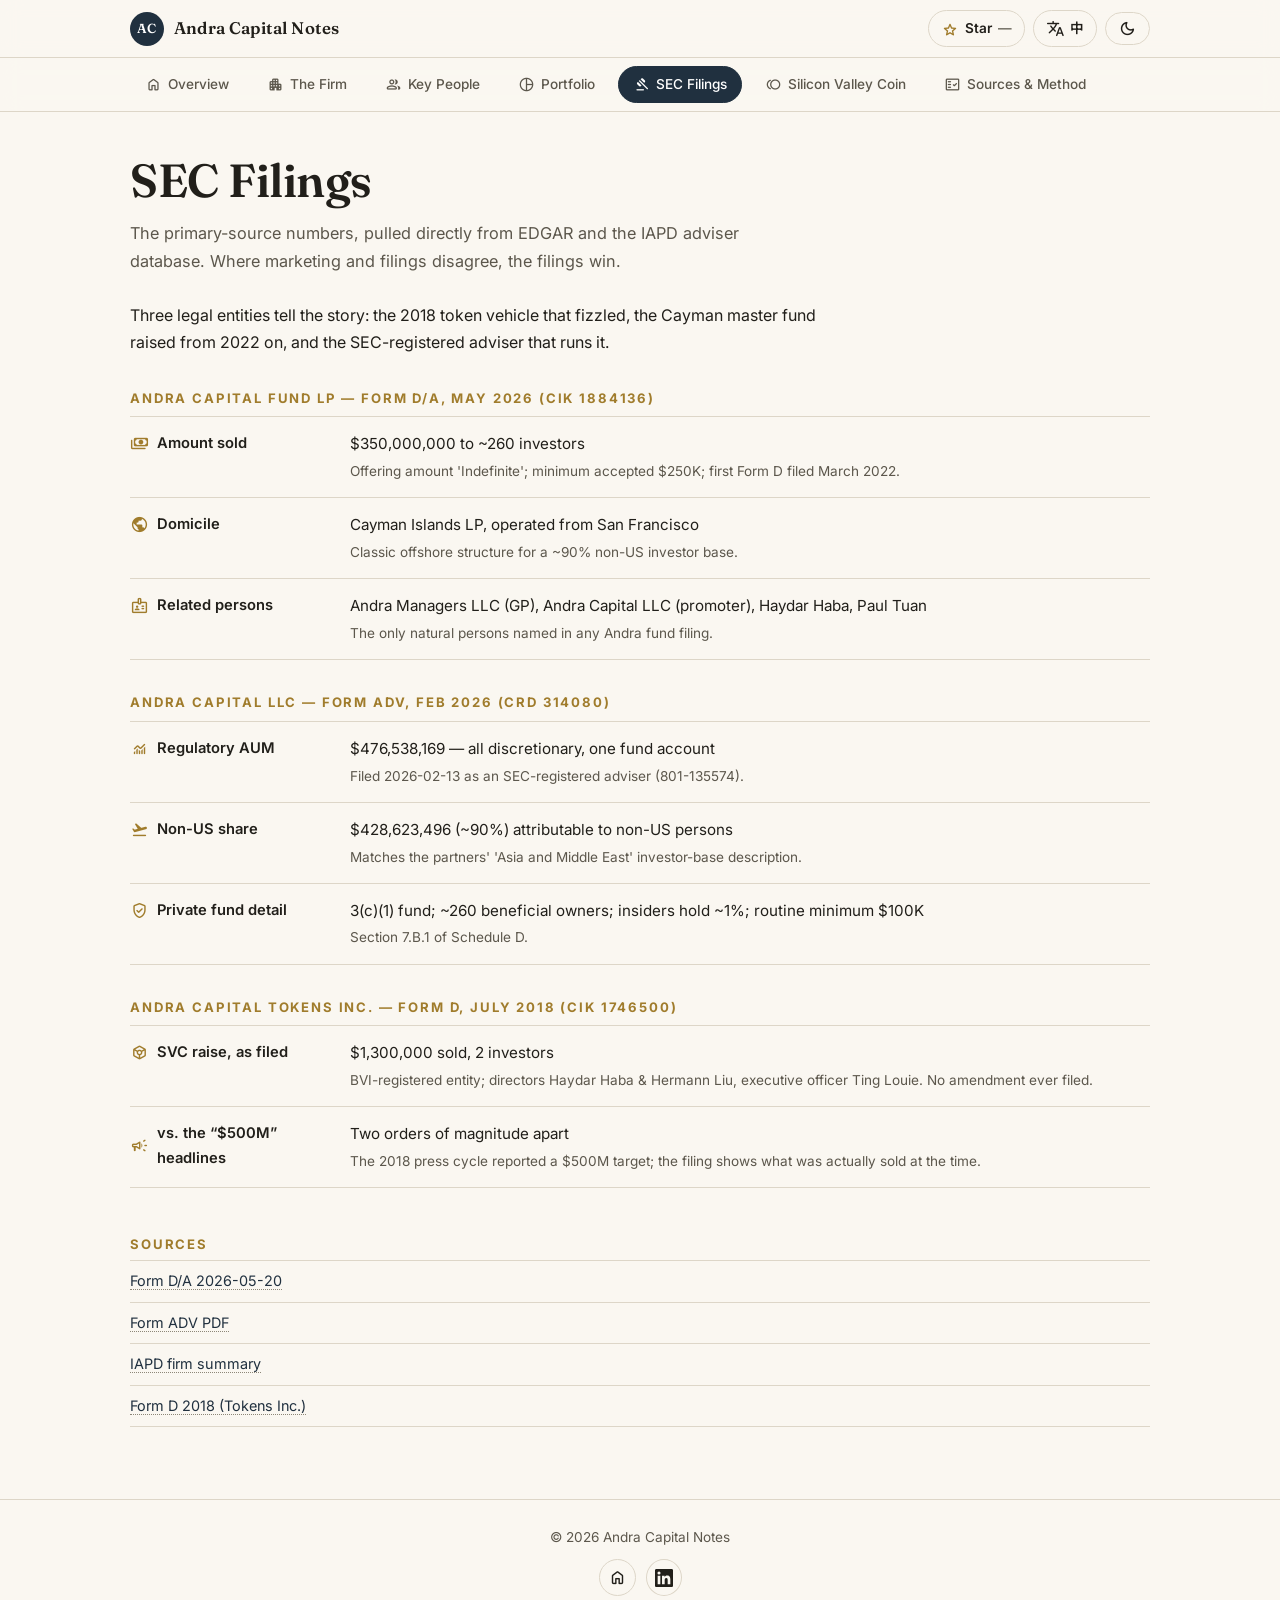
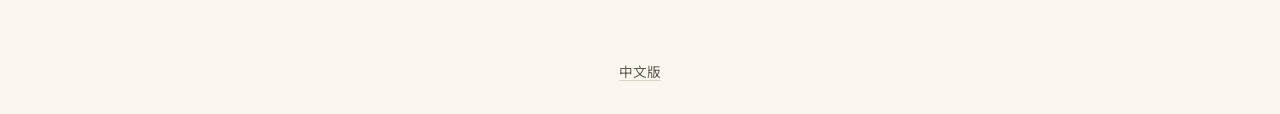
<file: sec.html>
<!DOCTYPE html>
<html lang="en" data-theme="light">
<head>
  <script async src="https://www.googletagmanager.com/gtag/js?id=G-YB7TMP1PJ2"></script>
  <script>
    window.dataLayer = window.dataLayer || [];
    function gtag(){dataLayer.push(arguments);}
    gtag('js', new Date());
    gtag('config', 'G-YB7TMP1PJ2');
  </script>
  <meta charset="UTF-8" />
  <meta name="viewport" content="width=device-width, initial-scale=1.0, viewport-fit=cover" />
  <title>SEC Filings · Andra Capital Notes</title>
  <meta name="description" content="Primary-source numbers from EDGAR and IAPD: Form D, Form ADV, and the 2018 token entity." />
  <meta name="theme-color" content="#20303f" />
  <link rel="canonical" href="https://andra-capital.peteraim.com/sec.html" />
  <link rel="alternate" hreflang="en" href="https://andra-capital.peteraim.com/sec.html" />
  <link rel="alternate" hreflang="zh-Hant" href="https://andra-capital.peteraim.com/zh-Hant/sec.html" />
  <link rel="alternate" hreflang="x-default" href="https://andra-capital.peteraim.com/sec.html" />
  <meta property="og:type" content="website" />
  <meta property="og:title" content="SEC Filings · Andra Capital Notes" />
  <meta property="og:description" content="Primary-source numbers from EDGAR and IAPD: Form D, Form ADV, and the 2018 token entity." />
  <meta property="og:url" content="https://andra-capital.peteraim.com/sec.html" />
  <meta name="twitter:card" content="summary_large_image" />
  <script type="application/ld+json">
  {"@context":"https://schema.org","@type":"WebSite","name":"Andra Capital Notes","url":"https://andra-capital.peteraim.com/"}
  </script>
  <link rel="preconnect" href="https://fonts.googleapis.com" />
  <link rel="preconnect" href="https://fonts.gstatic.com" crossorigin />
  <link href="https://fonts.googleapis.com/css2?family=Fraunces:opsz,wght@9..144,400;9..144,600&family=Inter:wght@400;500;600;700&family=Noto+Sans+TC:wght@400;500;700&family=Noto+Serif+TC:wght@400;600&display=swap" rel="stylesheet" />
  <link href="https://fonts.googleapis.com/css2?family=Material+Symbols+Rounded:opsz,wght,FILL,GRAD@24,400,0,0&display=swap" rel="stylesheet" />
  <link rel="stylesheet" href="assets/styles.css" />
  <meta property="og:image" content="https://andra-capital.peteraim.com/og-image.png">
  <meta property="og:image:width" content="1200">
  <meta property="og:image:height" content="630">
  <meta name="twitter:image" content="https://andra-capital.peteraim.com/og-image.png">
</head>
<body data-page="sec">
  <!-- shell.js injects the app bar, cross-page nav, footer and dialog around this -->
  <main id="page">
<header class="page-head"><h1>SEC Filings</h1><p class="page-head__sub">The primary-source numbers, pulled directly from EDGAR and the IAPD adviser database. Where marketing and filings disagree, the filings win.</p></header><div class="prose page-intro"><p class="prose-para">Three legal entities tell the story: the 2018 token vehicle that fizzled, the Cayman master fund raised from 2022 on, and the SEC-registered adviser that runs it.</p></div><section class="factsec"><h2 class="factsec__heading">Andra Capital Fund LP — Form D/A, May 2026 (CIK 1884136)</h2><div class="factlist"><div class="fact" data-item=""><div class="fact__head"><span class="material-symbols-rounded fact__icon" aria-hidden="true">payments</span><span class="fact__label">Amount sold</span></div><div class="fact__main"><span class="fact__value">$350,000,000 to ~260 investors</span><span class="fact__note">Offering amount 'Indefinite'; minimum accepted $250K; first Form D filed March 2022.</span></div><div class="fact__status"></div></div><div class="fact" data-item=""><div class="fact__head"><span class="material-symbols-rounded fact__icon" aria-hidden="true">public</span><span class="fact__label">Domicile</span></div><div class="fact__main"><span class="fact__value">Cayman Islands LP, operated from San Francisco</span><span class="fact__note">Classic offshore structure for a ~90% non-US investor base.</span></div><div class="fact__status"></div></div><div class="fact" data-item=""><div class="fact__head"><span class="material-symbols-rounded fact__icon" aria-hidden="true">badge</span><span class="fact__label">Related persons</span></div><div class="fact__main"><span class="fact__value">Andra Managers LLC (GP), Andra Capital LLC (promoter), Haydar Haba, Paul Tuan</span><span class="fact__note">The only natural persons named in any Andra fund filing.</span></div><div class="fact__status"></div></div></div></section><section class="factsec"><h2 class="factsec__heading">Andra Capital LLC — Form ADV, Feb 2026 (CRD 314080)</h2><div class="factlist"><div class="fact" data-item=""><div class="fact__head"><span class="material-symbols-rounded fact__icon" aria-hidden="true">monitoring</span><span class="fact__label">Regulatory AUM</span></div><div class="fact__main"><span class="fact__value">$476,538,169 — all discretionary, one fund account</span><span class="fact__note">Filed 2026-02-13 as an SEC-registered adviser (801-135574).</span></div><div class="fact__status"></div></div><div class="fact" data-item=""><div class="fact__head"><span class="material-symbols-rounded fact__icon" aria-hidden="true">flight_takeoff</span><span class="fact__label">Non-US share</span></div><div class="fact__main"><span class="fact__value">$428,623,496 (~90%) attributable to non-US persons</span><span class="fact__note">Matches the partners' 'Asia and Middle East' investor-base description.</span></div><div class="fact__status"></div></div><div class="fact" data-item=""><div class="fact__head"><span class="material-symbols-rounded fact__icon" aria-hidden="true">verified_user</span><span class="fact__label">Private fund detail</span></div><div class="fact__main"><span class="fact__value">3(c)(1) fund; ~260 beneficial owners; insiders hold ~1%; routine minimum $100K</span><span class="fact__note">Section 7.B.1 of Schedule D.</span></div><div class="fact__status"></div></div></div></section><section class="factsec"><h2 class="factsec__heading">Andra Capital Tokens Inc. — Form D, July 2018 (CIK 1746500)</h2><div class="factlist"><div class="fact" data-item=""><div class="fact__head"><span class="material-symbols-rounded fact__icon" aria-hidden="true">token</span><span class="fact__label">SVC raise, as filed</span></div><div class="fact__main"><span class="fact__value">$1,300,000 sold, 2 investors</span><span class="fact__note">BVI-registered entity; directors Haydar Haba &amp; Hermann Liu, executive officer Ting Louie. No amendment ever filed.</span></div><div class="fact__status"></div></div><div class="fact" data-item=""><div class="fact__head"><span class="material-symbols-rounded fact__icon" aria-hidden="true">campaign</span><span class="fact__label">vs. the “$500M” headlines</span></div><div class="fact__main"><span class="fact__value">Two orders of magnitude apart</span><span class="fact__note">The 2018 press cycle reported a $500M target; the filing shows what was actually sold at the time.</span></div><div class="fact__status"></div></div></div></section><aside class="refs"><h2 class="refs__title">Sources</h2><ul><li><a class="row-link" href="https://www.sec.gov/Archives/edgar/data/1884136/000188413626000006/primary_doc.xml" target="_blank" rel="noopener">Form D/A 2026-05-20</a></li><li><a class="row-link" href="https://reports.adviserinfo.sec.gov/reports/ADV/314080/PDF/314080.pdf" target="_blank" rel="noopener">Form ADV PDF</a></li><li><a class="row-link" href="https://adviserinfo.sec.gov/firm/summary/314080" target="_blank" rel="noopener">IAPD firm summary</a></li><li><a class="row-link" href="https://www.sec.gov/Archives/edgar/data/1746500/000174650018000001/primary_doc.xml" target="_blank" rel="noopener">Form D 2018 (Tokens Inc.)</a></li></ul></aside>
</main>

  <script src="data/data.js"></script>
  <script src="assets/shell.js"></script>
  <script src="assets/app.js"></script>
<p class="lang-alt-link" style="text-align:center;padding:12px;"><a href="/zh-Hant/sec.html" hreflang="zh-Hant" rel="alternate" lang="zh-Hant">中文版</a></p>
</body>
</html>
</file>
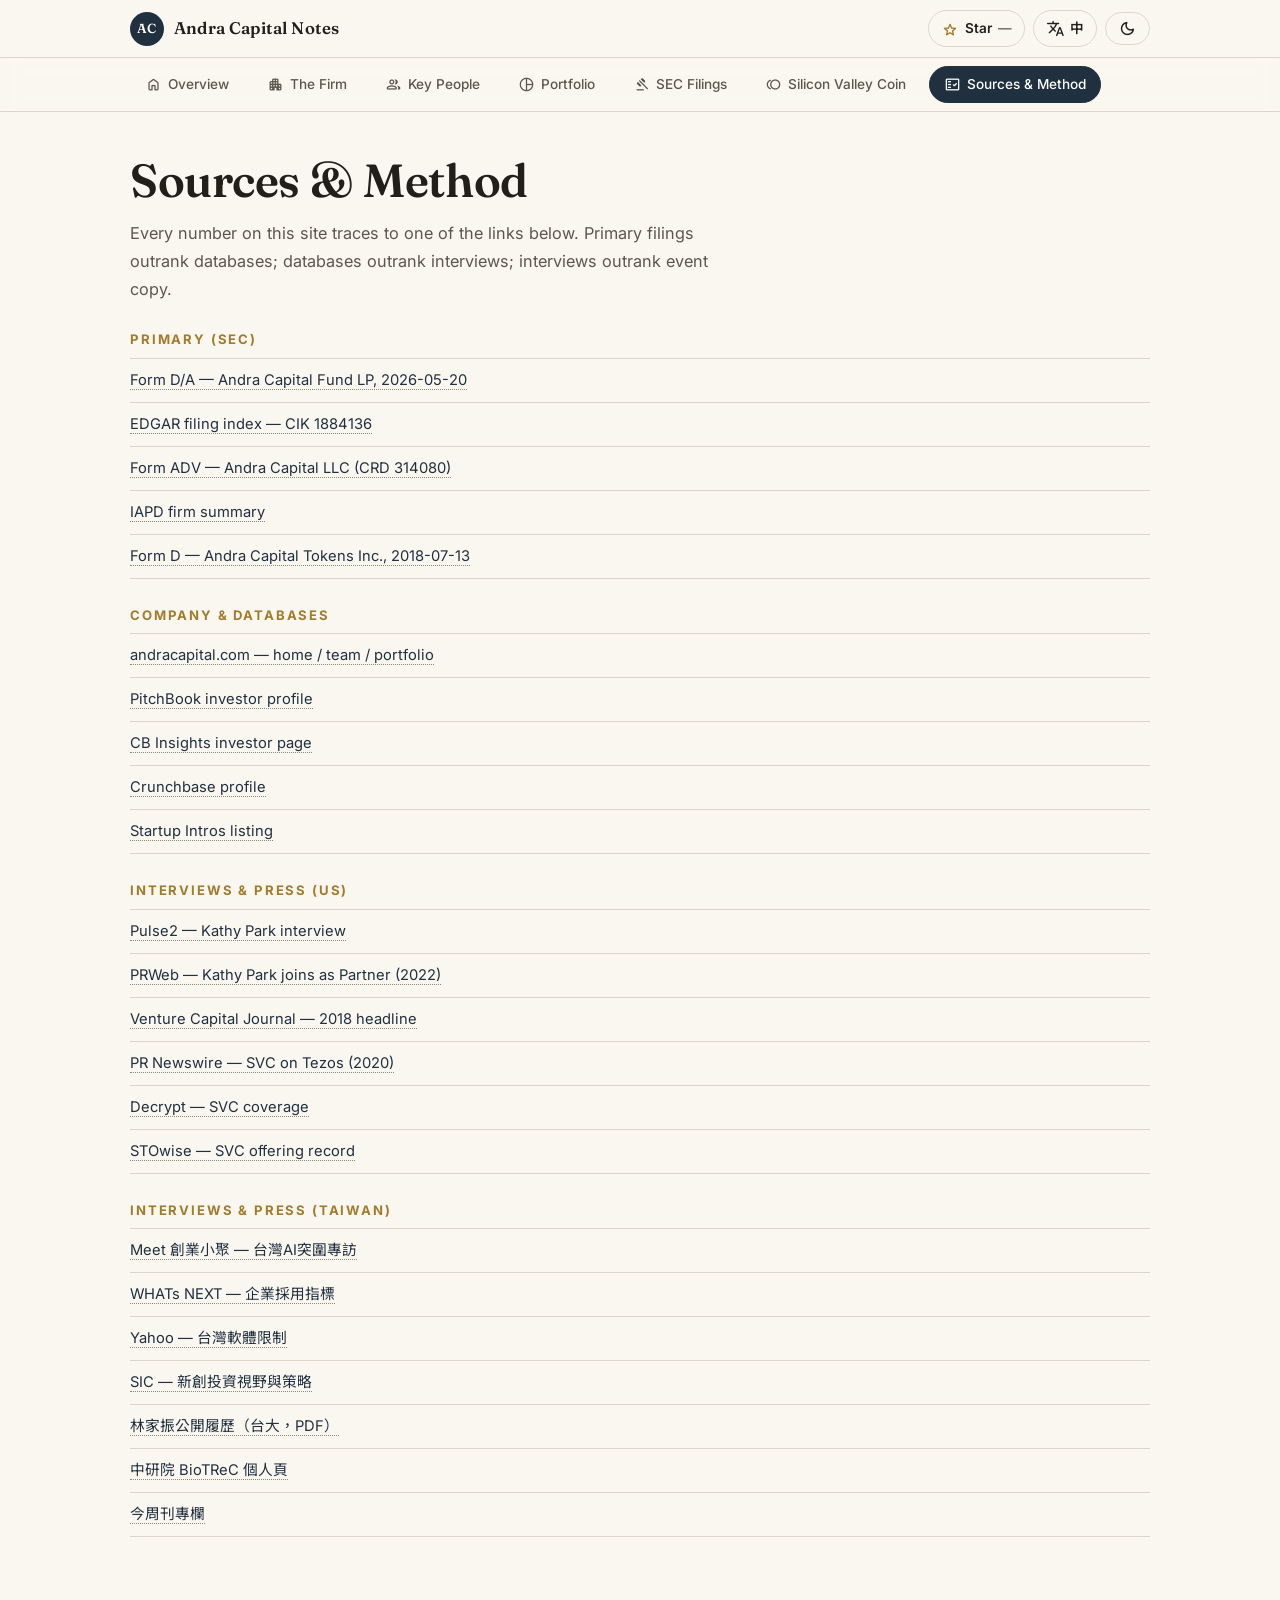
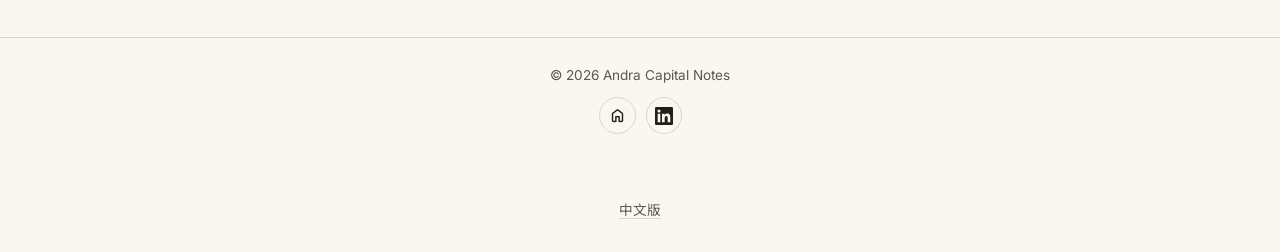
<file: sources.html>
<!DOCTYPE html>
<html lang="en" data-theme="light">
<head>
  <script async src="https://www.googletagmanager.com/gtag/js?id=G-YB7TMP1PJ2"></script>
  <script>
    window.dataLayer = window.dataLayer || [];
    function gtag(){dataLayer.push(arguments);}
    gtag('js', new Date());
    gtag('config', 'G-YB7TMP1PJ2');
  </script>
  <meta charset="UTF-8" />
  <meta name="viewport" content="width=device-width, initial-scale=1.0, viewport-fit=cover" />
  <title>Sources & Method · Andra Capital Notes</title>
  <meta name="description" content="Every source behind this site, ranked: SEC filings, databases, interviews, event copy." />
  <meta name="theme-color" content="#20303f" />
  <link rel="canonical" href="https://andra-capital.peteraim.com/sources.html" />
  <link rel="alternate" hreflang="en" href="https://andra-capital.peteraim.com/sources.html" />
  <link rel="alternate" hreflang="zh-Hant" href="https://andra-capital.peteraim.com/zh-Hant/sources.html" />
  <link rel="alternate" hreflang="x-default" href="https://andra-capital.peteraim.com/sources.html" />
  <meta property="og:type" content="website" />
  <meta property="og:title" content="Sources & Method · Andra Capital Notes" />
  <meta property="og:description" content="Every source behind this site, ranked: SEC filings, databases, interviews, event copy." />
  <meta property="og:url" content="https://andra-capital.peteraim.com/sources.html" />
  <meta name="twitter:card" content="summary_large_image" />
  <script type="application/ld+json">
  {"@context":"https://schema.org","@type":"WebSite","name":"Andra Capital Notes","url":"https://andra-capital.peteraim.com/"}
  </script>
  <link rel="preconnect" href="https://fonts.googleapis.com" />
  <link rel="preconnect" href="https://fonts.gstatic.com" crossorigin />
  <link href="https://fonts.googleapis.com/css2?family=Fraunces:opsz,wght@9..144,400;9..144,600&family=Inter:wght@400;500;600;700&family=Noto+Sans+TC:wght@400;500;700&family=Noto+Serif+TC:wght@400;600&display=swap" rel="stylesheet" />
  <link href="https://fonts.googleapis.com/css2?family=Material+Symbols+Rounded:opsz,wght,FILL,GRAD@24,400,0,0&display=swap" rel="stylesheet" />
  <link rel="stylesheet" href="assets/styles.css" />
  <meta property="og:image" content="https://andra-capital.peteraim.com/og-image.png">
  <meta property="og:image:width" content="1200">
  <meta property="og:image:height" content="630">
  <meta name="twitter:image" content="https://andra-capital.peteraim.com/og-image.png">
</head>
<body data-page="sources">
  <!-- shell.js injects the app bar, cross-page nav, footer and dialog around this -->
  <main id="page">
<header class="page-head"><h1>Sources &amp; Method</h1><p class="page-head__sub">Every number on this site traces to one of the links below. Primary filings outrank databases; databases outrank interviews; interviews outrank event copy.</p></header><section class="srcgroup"><h2 class="factsec__heading">Primary (SEC)</h2><ul class="srclist"><li data-item=""><a class="row-link" href="https://www.sec.gov/Archives/edgar/data/1884136/000188413626000006/primary_doc.xml" target="_blank" rel="noopener">Form D/A — Andra Capital Fund LP, 2026-05-20</a></li><li data-item=""><a class="row-link" href="https://www.sec.gov/cgi-bin/browse-edgar?action=getcompany&amp;CIK=0001884136" target="_blank" rel="noopener">EDGAR filing index — CIK 1884136</a></li><li data-item=""><a class="row-link" href="https://reports.adviserinfo.sec.gov/reports/ADV/314080/PDF/314080.pdf" target="_blank" rel="noopener">Form ADV — Andra Capital LLC (CRD 314080)</a></li><li data-item=""><a class="row-link" href="https://adviserinfo.sec.gov/firm/summary/314080" target="_blank" rel="noopener">IAPD firm summary</a></li><li data-item=""><a class="row-link" href="https://www.sec.gov/Archives/edgar/data/1746500/000174650018000001/primary_doc.xml" target="_blank" rel="noopener">Form D — Andra Capital Tokens Inc., 2018-07-13</a></li></ul></section><section class="srcgroup"><h2 class="factsec__heading">Company &amp; databases</h2><ul class="srclist"><li data-item=""><a class="row-link" href="https://www.andracapital.com/" target="_blank" rel="noopener">andracapital.com — home / team / portfolio</a></li><li data-item=""><a class="row-link" href="https://pitchbook.com/profiles/investor/224383-69" target="_blank" rel="noopener">PitchBook investor profile</a></li><li data-item=""><a class="row-link" href="https://www.cbinsights.com/investor/andra-capital" target="_blank" rel="noopener">CB Insights investor page</a></li><li data-item=""><a class="row-link" href="https://www.crunchbase.com/organization/andra-capital" target="_blank" rel="noopener">Crunchbase profile</a></li><li data-item=""><a class="row-link" href="https://startupintros.com/orgs/andra-capital" target="_blank" rel="noopener">Startup Intros listing</a></li></ul></section><section class="srcgroup"><h2 class="factsec__heading">Interviews &amp; press (US)</h2><ul class="srclist"><li data-item=""><a class="row-link" href="https://pulse2.com/andra-capital-partner-kathy-park/" target="_blank" rel="noopener">Pulse2 — Kathy Park interview</a></li><li data-item=""><a class="row-link" href="https://www.prweb.com/releases/Andra_Capital_expands_Leadership_Team_with_Kathy_Park_joining_as_Partner/prweb19044855.htm" target="_blank" rel="noopener">PRWeb — Kathy Park joins as Partner (2022)</a></li><li data-item=""><a class="row-link" href="https://www.venturecapitaljournal.com/andra-capital-collects-500-mln-fund/" target="_blank" rel="noopener">Venture Capital Journal — 2018 headline</a></li><li data-item=""><a class="row-link" href="https://www.prnewswire.com/news-releases/silicon-valley-coin-by-andra-capital-uses-tezos-blockchain-and-tokensoft-for-its-security-token-offering-300990931.html" target="_blank" rel="noopener">PR Newswire — SVC on Tezos (2020)</a></li><li data-item=""><a class="row-link" href="https://decrypt.co/17312/vc-firm-andra-capital-is-selling-a-silicon-valley-cryptocurrency" target="_blank" rel="noopener">Decrypt — SVC coverage</a></li><li data-item=""><a class="row-link" href="https://stowise.com/sto/andra-capital/" target="_blank" rel="noopener">STOwise — SVC offering record</a></li></ul></section><section class="srcgroup"><h2 class="factsec__heading">Interviews &amp; press (Taiwan)</h2><ul class="srclist"><li data-item=""><a class="row-link" href="https://meet.bnext.com.tw/articles/view/52840" target="_blank" rel="noopener">Meet 創業小聚 — 台灣AI突圍專訪</a></li><li data-item=""><a class="row-link" href="https://srtechmedia.com/news/c5af2af5-bb09-4ffd-8a8f-3a5679eac5d2" target="_blank" rel="noopener">WHATs NEXT — 企業採用指標</a></li><li data-item=""><a class="row-link" href="https://tw.news.yahoo.com/whats-next-%E7%BE%8E%E5%9C%8B%E5%AE%89%E5%8D%93%E6%A8%82%E8%B3%87%E6%9C%AC-andra-capital-060000269.html" target="_blank" rel="noopener">Yahoo — 台灣軟體限制</a></li><li data-item=""><a class="row-link" href="https://news.sicglobal.net/p/af8" target="_blank" rel="noopener">SIC — 新創投資視野與策略</a></li><li data-item=""><a class="row-link" href="https://cge.ntu.edu.tw/001/Upload/1022/relfile/63286/261297/d2e4d2b1-6cf2-4f00-8004-5fa982605b5f.pdf" target="_blank" rel="noopener">林家振公開履歷（台大，PDF）</a></li><li data-item=""><a class="row-link" href="https://biotrec.sinica.edu.tw/posts/187669" target="_blank" rel="noopener">中研院 BioTReC 個人頁</a></li><li data-item=""><a class="row-link" href="https://www.businesstoday.com.tw/author/release/7396" target="_blank" rel="noopener">今周刊專欄</a></li></ul></section>
</main>

  <script src="data/data.js"></script>
  <script src="assets/shell.js"></script>
  <script src="assets/app.js"></script>
<p class="lang-alt-link" style="text-align:center;padding:12px;"><a href="/zh-Hant/sources.html" hreflang="zh-Hant" rel="alternate" lang="zh-Hant">中文版</a></p>
</body>
</html>
</file>
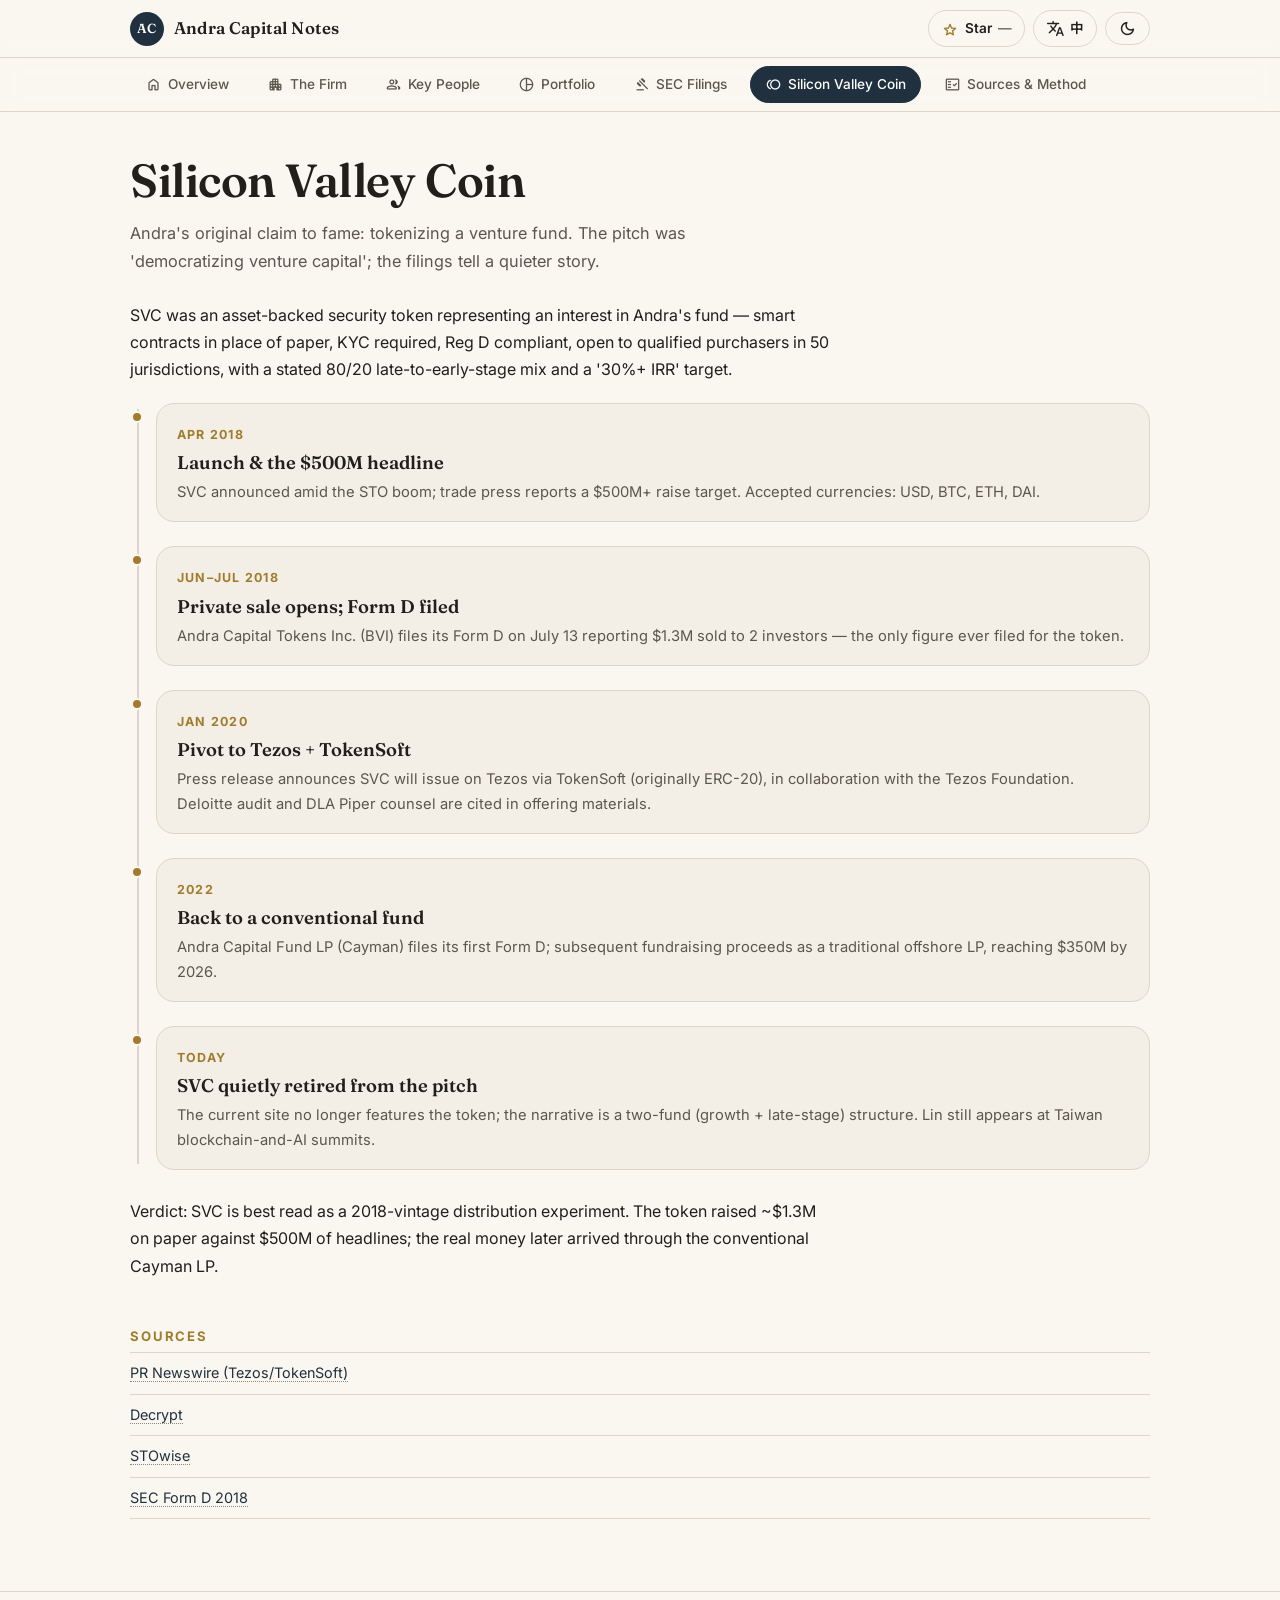
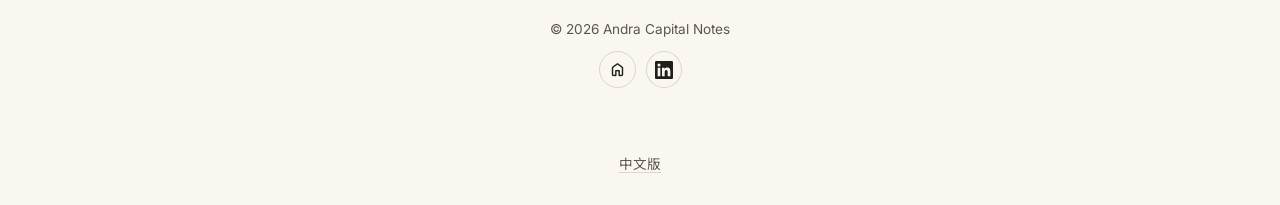
<file: svc.html>
<!DOCTYPE html>
<html lang="en" data-theme="light">
<head>
  <script async src="https://www.googletagmanager.com/gtag/js?id=G-YB7TMP1PJ2"></script>
  <script>
    window.dataLayer = window.dataLayer || [];
    function gtag(){dataLayer.push(arguments);}
    gtag('js', new Date());
    gtag('config', 'G-YB7TMP1PJ2');
  </script>
  <meta charset="UTF-8" />
  <meta name="viewport" content="width=device-width, initial-scale=1.0, viewport-fit=cover" />
  <title>Silicon Valley Coin · Andra Capital Notes</title>
  <meta name="description" content="The story of Andra Capital's tokenized-fund experiment, from the 2018 STO boom to a conventional Cayman LP." />
  <meta name="theme-color" content="#20303f" />
  <link rel="canonical" href="https://andra-capital.peteraim.com/svc.html" />
  <link rel="alternate" hreflang="en" href="https://andra-capital.peteraim.com/svc.html" />
  <link rel="alternate" hreflang="zh-Hant" href="https://andra-capital.peteraim.com/zh-Hant/svc.html" />
  <link rel="alternate" hreflang="x-default" href="https://andra-capital.peteraim.com/svc.html" />
  <meta property="og:type" content="website" />
  <meta property="og:title" content="Silicon Valley Coin · Andra Capital Notes" />
  <meta property="og:description" content="The story of Andra Capital's tokenized-fund experiment, from the 2018 STO boom to a conventional Cayman LP." />
  <meta property="og:url" content="https://andra-capital.peteraim.com/svc.html" />
  <meta name="twitter:card" content="summary_large_image" />
  <script type="application/ld+json">
  {"@context":"https://schema.org","@type":"WebSite","name":"Andra Capital Notes","url":"https://andra-capital.peteraim.com/"}
  </script>
  <link rel="preconnect" href="https://fonts.googleapis.com" />
  <link rel="preconnect" href="https://fonts.gstatic.com" crossorigin />
  <link href="https://fonts.googleapis.com/css2?family=Fraunces:opsz,wght@9..144,400;9..144,600&family=Inter:wght@400;500;600;700&family=Noto+Sans+TC:wght@400;500;700&family=Noto+Serif+TC:wght@400;600&display=swap" rel="stylesheet" />
  <link href="https://fonts.googleapis.com/css2?family=Material+Symbols+Rounded:opsz,wght,FILL,GRAD@24,400,0,0&display=swap" rel="stylesheet" />
  <link rel="stylesheet" href="assets/styles.css" />
  <meta property="og:image" content="https://andra-capital.peteraim.com/og-image.png">
  <meta property="og:image:width" content="1200">
  <meta property="og:image:height" content="630">
  <meta name="twitter:image" content="https://andra-capital.peteraim.com/og-image.png">
</head>
<body data-page="svc">
  <!-- shell.js injects the app bar, cross-page nav, footer and dialog around this -->
  <main id="page">
<header class="page-head"><h1>Silicon Valley Coin</h1><p class="page-head__sub">Andra's original claim to fame: tokenizing a venture fund. The pitch was 'democratizing venture capital'; the filings tell a quieter story.</p></header><div class="prose page-intro"><p class="prose-para">SVC was an asset-backed security token representing an interest in Andra's fund — smart contracts in place of paper, KYC required, Reg D compliant, open to qualified purchasers in 50 jurisdictions, with a stated 80/20 late-to-early-stage mix and a '30%+ IRR' target.</p></div><ol class="timeline"><li class="tl-item" data-item=""><div class="tl-dot" aria-hidden="true"></div><div class="tl-card"><span class="tl-date">Apr 2018</span><h3 class="tl-title">Launch &amp; the $500M headline</h3><p class="tl-body">SVC announced amid the STO boom; trade press reports a $500M+ raise target. Accepted currencies: USD, BTC, ETH, DAI.</p></div></li><li class="tl-item" data-item=""><div class="tl-dot" aria-hidden="true"></div><div class="tl-card"><span class="tl-date">Jun–Jul 2018</span><h3 class="tl-title">Private sale opens; Form D filed</h3><p class="tl-body">Andra Capital Tokens Inc. (BVI) files its Form D on July 13 reporting $1.3M sold to 2 investors — the only figure ever filed for the token.</p></div></li><li class="tl-item" data-item=""><div class="tl-dot" aria-hidden="true"></div><div class="tl-card"><span class="tl-date">Jan 2020</span><h3 class="tl-title">Pivot to Tezos + TokenSoft</h3><p class="tl-body">Press release announces SVC will issue on Tezos via TokenSoft (originally ERC-20), in collaboration with the Tezos Foundation. Deloitte audit and DLA Piper counsel are cited in offering materials.</p></div></li><li class="tl-item" data-item=""><div class="tl-dot" aria-hidden="true"></div><div class="tl-card"><span class="tl-date">2022</span><h3 class="tl-title">Back to a conventional fund</h3><p class="tl-body">Andra Capital Fund LP (Cayman) files its first Form D; subsequent fundraising proceeds as a traditional offshore LP, reaching $350M by 2026.</p></div></li><li class="tl-item" data-item=""><div class="tl-dot" aria-hidden="true"></div><div class="tl-card"><span class="tl-date">Today</span><h3 class="tl-title">SVC quietly retired from the pitch</h3><p class="tl-body">The current site no longer features the token; the narrative is a two-fund (growth + late-stage) structure. Lin still appears at Taiwan blockchain-and-AI summits.</p></div></li></ol><div class="prose page-outro"><p class="prose-para">Verdict: SVC is best read as a 2018-vintage distribution experiment. The token raised ~$1.3M on paper against $500M of headlines; the real money later arrived through the conventional Cayman LP.</p></div><aside class="refs"><h2 class="refs__title">Sources</h2><ul><li><a class="row-link" href="https://www.prnewswire.com/news-releases/silicon-valley-coin-by-andra-capital-uses-tezos-blockchain-and-tokensoft-for-its-security-token-offering-300990931.html" target="_blank" rel="noopener">PR Newswire (Tezos/TokenSoft)</a></li><li><a class="row-link" href="https://decrypt.co/17312/vc-firm-andra-capital-is-selling-a-silicon-valley-cryptocurrency" target="_blank" rel="noopener">Decrypt</a></li><li><a class="row-link" href="https://stowise.com/sto/andra-capital/" target="_blank" rel="noopener">STOwise</a></li><li><a class="row-link" href="https://www.sec.gov/Archives/edgar/data/1746500/000174650018000001/primary_doc.xml" target="_blank" rel="noopener">SEC Form D 2018</a></li></ul></aside>
</main>

  <script src="data/data.js"></script>
  <script src="assets/shell.js"></script>
  <script src="assets/app.js"></script>
<p class="lang-alt-link" style="text-align:center;padding:12px;"><a href="/zh-Hant/svc.html" hreflang="zh-Hant" rel="alternate" lang="zh-Hant">中文版</a></p>
</body>
</html>
</file>
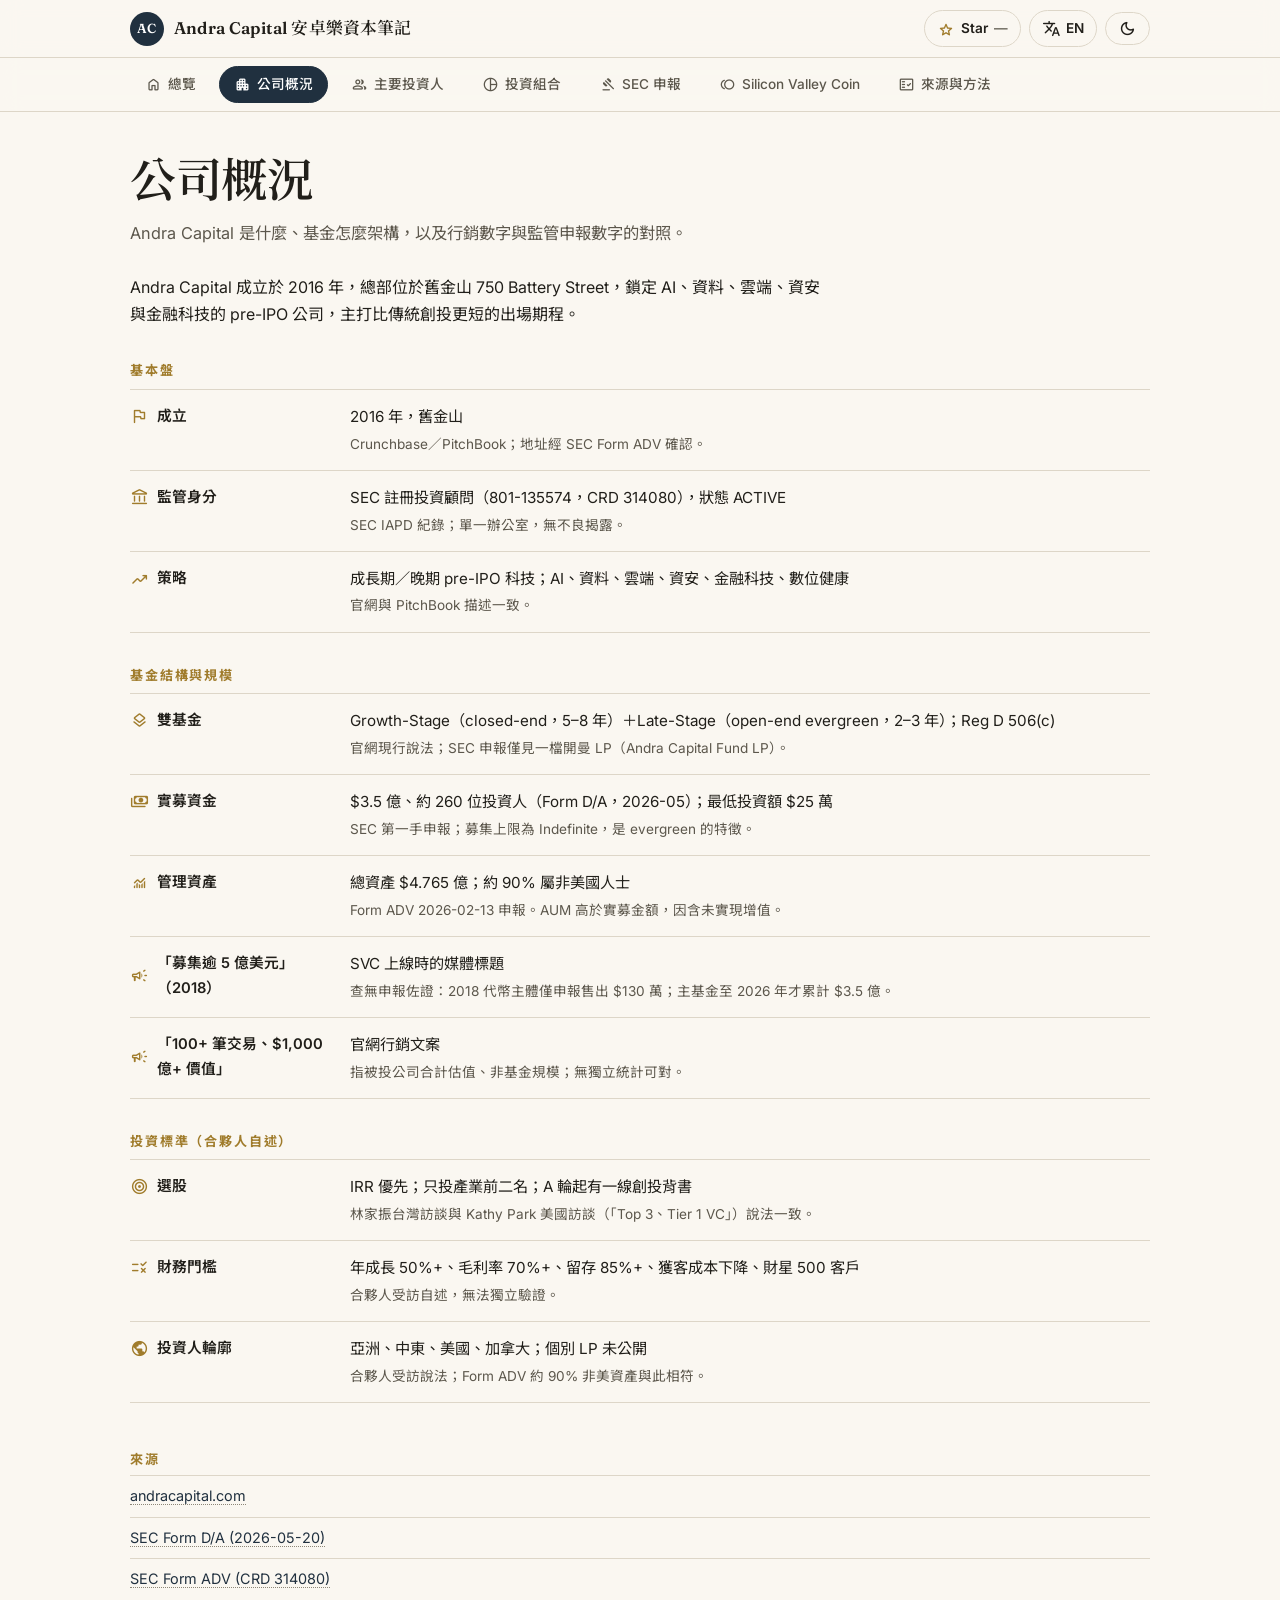
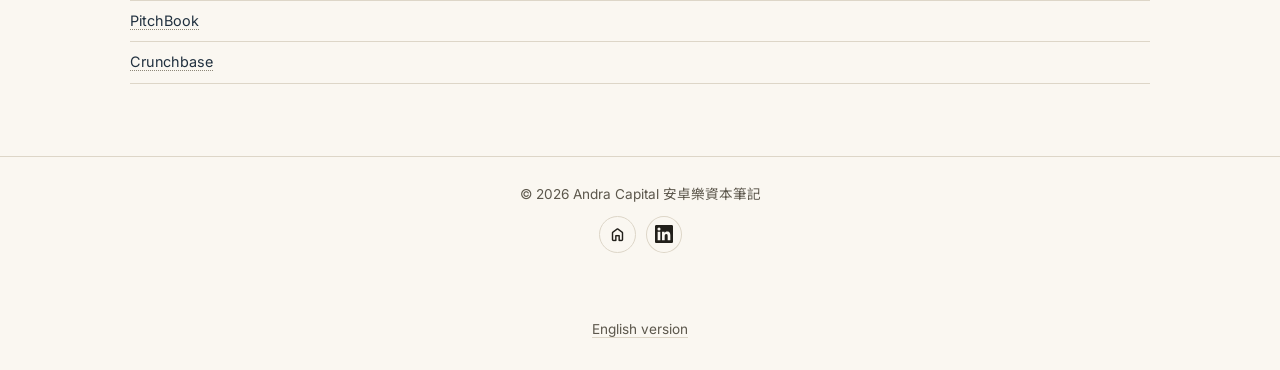
<file: zh-Hant/company.html>
<!DOCTYPE html>
<html lang="zh-Hant" data-theme="light">
<head>
  <script async src="https://www.googletagmanager.com/gtag/js?id=G-YB7TMP1PJ2"></script>
  <script>
    window.dataLayer = window.dataLayer || [];
    function gtag(){dataLayer.push(arguments);}
    gtag('js', new Date());
    gtag('config', 'G-YB7TMP1PJ2');
  </script>
  <meta charset="UTF-8" />
  <meta name="viewport" content="width=device-width, initial-scale=1.0, viewport-fit=cover" />
  <title>公司概況 · Andra Capital 安卓樂資本筆記</title>
  <meta name="description" content="Andra Capital 是什麼、基金怎麼架構，以及行銷數字與監管申報數字的對照。" />
  <meta name="theme-color" content="#20303f" />
  <link rel="canonical" href="https://andra-capital.peteraim.com/zh-Hant/company.html" />
  <link rel="alternate" hreflang="en" href="https://andra-capital.peteraim.com/company.html" />
  <link rel="alternate" hreflang="zh-Hant" href="https://andra-capital.peteraim.com/zh-Hant/company.html" />
  <link rel="alternate" hreflang="x-default" href="https://andra-capital.peteraim.com/company.html" />
  <meta property="og:type" content="website" />
  <meta property="og:title" content="公司概況 · Andra Capital 安卓樂資本筆記" />
  <meta property="og:description" content="Andra Capital 是什麼、基金怎麼架構，以及行銷數字與監管申報數字的對照。" />
  <meta property="og:url" content="https://andra-capital.peteraim.com/zh-Hant/company.html" />
  <meta name="twitter:card" content="summary_large_image" />
  <script type="application/ld+json">
  {"@context":"https://schema.org","@type":"WebSite","name":"Andra Capital Notes","url":"https://andra-capital.peteraim.com/"}
  </script>
  <link rel="preconnect" href="https://fonts.googleapis.com" />
  <link rel="preconnect" href="https://fonts.gstatic.com" crossorigin />
  <link href="https://fonts.googleapis.com/css2?family=Fraunces:opsz,wght@9..144,400;9..144,600&family=Inter:wght@400;500;600;700&family=Noto+Sans+TC:wght@400;500;700&family=Noto+Serif+TC:wght@400;600&display=swap" rel="stylesheet" />
  <link href="https://fonts.googleapis.com/css2?family=Material+Symbols+Rounded:opsz,wght,FILL,GRAD@24,400,0,0&display=swap" rel="stylesheet" />
  <link rel="stylesheet" href="../assets/styles.css" />
  <meta property="og:image" content="https://andra-capital.peteraim.com/og-image.png">
  <meta property="og:image:width" content="1200">
  <meta property="og:image:height" content="630">
  <meta name="twitter:image" content="https://andra-capital.peteraim.com/og-image.png">
</head>
<body data-page="company">
  <!-- shell.js injects the app bar, cross-page nav, footer and dialog around this -->
  <main id="page">
<header class="page-head"><h1>公司概況</h1><p class="page-head__sub">Andra Capital 是什麼、基金怎麼架構，以及行銷數字與監管申報數字的對照。</p></header><div class="prose page-intro"><p class="prose-para">Andra Capital 成立於 2016 年，總部位於舊金山 750 Battery Street，鎖定 AI、資料、雲端、資安與金融科技的 pre-IPO 公司，主打比傳統創投更短的出場期程。</p></div><section class="factsec"><h2 class="factsec__heading">基本盤</h2><div class="factlist"><div class="fact" data-item=""><div class="fact__head"><span class="material-symbols-rounded fact__icon" aria-hidden="true">flag</span><span class="fact__label">成立</span></div><div class="fact__main"><span class="fact__value">2016 年，舊金山</span><span class="fact__note">Crunchbase／PitchBook；地址經 SEC Form ADV 確認。</span></div><div class="fact__status"></div></div><div class="fact" data-item=""><div class="fact__head"><span class="material-symbols-rounded fact__icon" aria-hidden="true">account_balance</span><span class="fact__label">監管身分</span></div><div class="fact__main"><span class="fact__value">SEC 註冊投資顧問（801-135574，CRD 314080），狀態 ACTIVE</span><span class="fact__note">SEC IAPD 紀錄；單一辦公室，無不良揭露。</span></div><div class="fact__status"></div></div><div class="fact" data-item=""><div class="fact__head"><span class="material-symbols-rounded fact__icon" aria-hidden="true">trending_up</span><span class="fact__label">策略</span></div><div class="fact__main"><span class="fact__value">成長期／晚期 pre-IPO 科技；AI、資料、雲端、資安、金融科技、數位健康</span><span class="fact__note">官網與 PitchBook 描述一致。</span></div><div class="fact__status"></div></div></div></section><section class="factsec"><h2 class="factsec__heading">基金結構與規模</h2><div class="factlist"><div class="fact" data-item=""><div class="fact__head"><span class="material-symbols-rounded fact__icon" aria-hidden="true">layers</span><span class="fact__label">雙基金</span></div><div class="fact__main"><span class="fact__value">Growth-Stage（closed-end，5–8 年）＋Late-Stage（open-end evergreen，2–3 年）；Reg D 506(c)</span><span class="fact__note">官網現行說法；SEC 申報僅見一檔開曼 LP（Andra Capital Fund LP）。</span></div><div class="fact__status"></div></div><div class="fact" data-item=""><div class="fact__head"><span class="material-symbols-rounded fact__icon" aria-hidden="true">payments</span><span class="fact__label">實募資金</span></div><div class="fact__main"><span class="fact__value">$3.5 億、約 260 位投資人（Form D/A，2026-05）；最低投資額 $25 萬</span><span class="fact__note">SEC 第一手申報；募集上限為 Indefinite，是 evergreen 的特徵。</span></div><div class="fact__status"></div></div><div class="fact" data-item=""><div class="fact__head"><span class="material-symbols-rounded fact__icon" aria-hidden="true">monitoring</span><span class="fact__label">管理資產</span></div><div class="fact__main"><span class="fact__value">總資產 $4.765 億；約 90% 屬非美國人士</span><span class="fact__note">Form ADV 2026-02-13 申報。AUM 高於實募金額，因含未實現增值。</span></div><div class="fact__status"></div></div><div class="fact" data-item=""><div class="fact__head"><span class="material-symbols-rounded fact__icon" aria-hidden="true">campaign</span><span class="fact__label">「募集逾 5 億美元」（2018）</span></div><div class="fact__main"><span class="fact__value">SVC 上線時的媒體標題</span><span class="fact__note">查無申報佐證：2018 代幣主體僅申報售出 $130 萬；主基金至 2026 年才累計 $3.5 億。</span></div><div class="fact__status"></div></div><div class="fact" data-item=""><div class="fact__head"><span class="material-symbols-rounded fact__icon" aria-hidden="true">campaign</span><span class="fact__label">「100+ 筆交易、$1,000 億+ 價值」</span></div><div class="fact__main"><span class="fact__value">官網行銷文案</span><span class="fact__note">指被投公司合計估值、非基金規模；無獨立統計可對。</span></div><div class="fact__status"></div></div></div></section><section class="factsec"><h2 class="factsec__heading">投資標準（合夥人自述）</h2><div class="factlist"><div class="fact" data-item=""><div class="fact__head"><span class="material-symbols-rounded fact__icon" aria-hidden="true">target</span><span class="fact__label">選股</span></div><div class="fact__main"><span class="fact__value">IRR 優先；只投產業前二名；A 輪起有一線創投背書</span><span class="fact__note">林家振台灣訪談與 Kathy Park 美國訪談（「Top 3、Tier 1 VC」）說法一致。</span></div><div class="fact__status"></div></div><div class="fact" data-item=""><div class="fact__head"><span class="material-symbols-rounded fact__icon" aria-hidden="true">rule</span><span class="fact__label">財務門檻</span></div><div class="fact__main"><span class="fact__value">年成長 50%+、毛利率 70%+、留存 85%+、獲客成本下降、財星 500 客戶</span><span class="fact__note">合夥人受訪自述，無法獨立驗證。</span></div><div class="fact__status"></div></div><div class="fact" data-item=""><div class="fact__head"><span class="material-symbols-rounded fact__icon" aria-hidden="true">public</span><span class="fact__label">投資人輪廓</span></div><div class="fact__main"><span class="fact__value">亞洲、中東、美國、加拿大；個別 LP 未公開</span><span class="fact__note">合夥人受訪說法；Form ADV 約 90% 非美資產與此相符。</span></div><div class="fact__status"></div></div></div></section><aside class="refs"><h2 class="refs__title">來源</h2><ul><li><a class="row-link" href="https://www.andracapital.com/" target="_blank" rel="noopener">andracapital.com</a></li><li><a class="row-link" href="https://www.sec.gov/Archives/edgar/data/1884136/000188413626000006/primary_doc.xml" target="_blank" rel="noopener">SEC Form D/A (2026-05-20)</a></li><li><a class="row-link" href="https://reports.adviserinfo.sec.gov/reports/ADV/314080/PDF/314080.pdf" target="_blank" rel="noopener">SEC Form ADV (CRD 314080)</a></li><li><a class="row-link" href="https://pitchbook.com/profiles/investor/224383-69" target="_blank" rel="noopener">PitchBook</a></li><li><a class="row-link" href="https://www.crunchbase.com/organization/andra-capital" target="_blank" rel="noopener">Crunchbase</a></li></ul></aside>
</main>

  <script src="../data/data.js"></script>
  <script src="../assets/shell.js"></script>
  <script src="../assets/app.js"></script>
<p class="lang-alt-link" style="text-align:center;padding:12px;"><a href="/company.html" hreflang="en" rel="alternate" lang="en">English version</a></p>
</body>
</html>
</file>
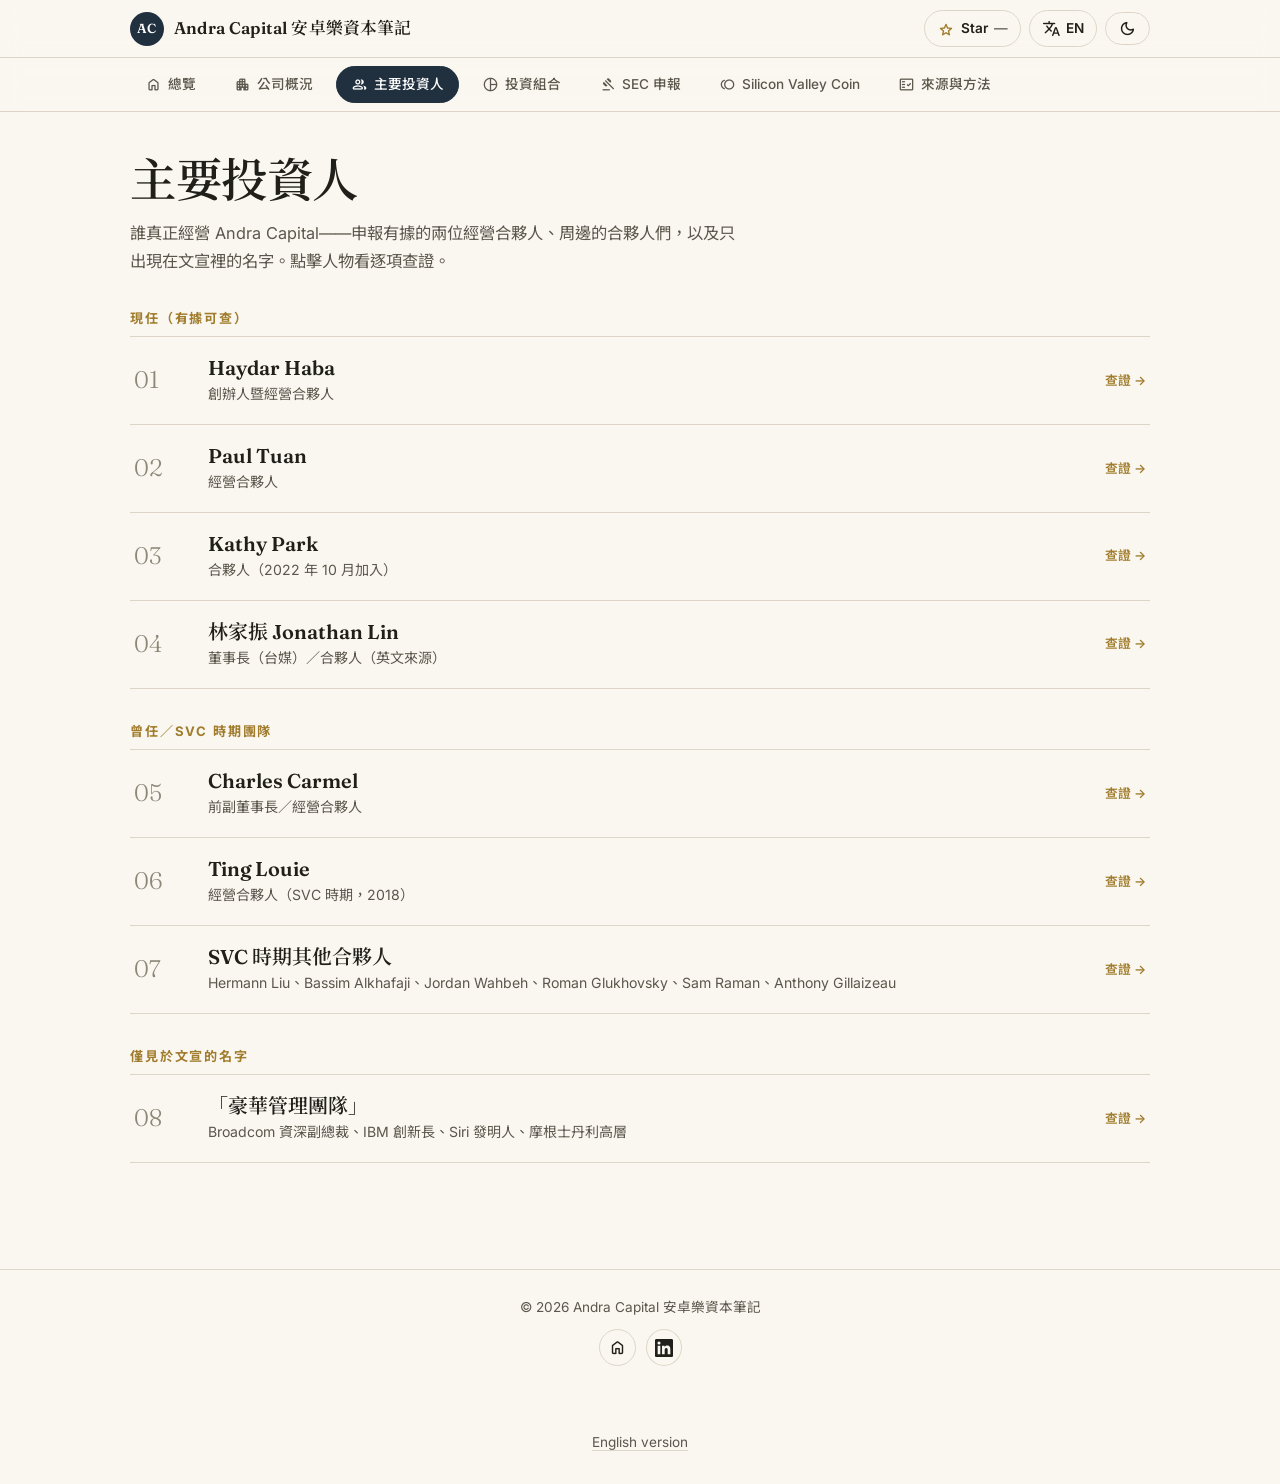
<file: zh-Hant/people.html>
<!DOCTYPE html>
<html lang="zh-Hant" data-theme="light">
<head>
  <script async src="https://www.googletagmanager.com/gtag/js?id=G-YB7TMP1PJ2"></script>
  <script>
    window.dataLayer = window.dataLayer || [];
    function gtag(){dataLayer.push(arguments);}
    gtag('js', new Date());
    gtag('config', 'G-YB7TMP1PJ2');
  </script>
  <meta charset="UTF-8" />
  <meta name="viewport" content="width=device-width, initial-scale=1.0, viewport-fit=cover" />
  <title>主要投資人 · Andra Capital 安卓樂資本筆記</title>
  <meta name="description" content="誰真正經營 Andra Capital——申報有據的兩位經營合夥人、周邊的合夥人們，以及只出現在文宣裡的名字。點擊人物看逐項查證。" />
  <meta name="theme-color" content="#20303f" />
  <link rel="canonical" href="https://andra-capital.peteraim.com/zh-Hant/people.html" />
  <link rel="alternate" hreflang="en" href="https://andra-capital.peteraim.com/people.html" />
  <link rel="alternate" hreflang="zh-Hant" href="https://andra-capital.peteraim.com/zh-Hant/people.html" />
  <link rel="alternate" hreflang="x-default" href="https://andra-capital.peteraim.com/people.html" />
  <meta property="og:type" content="website" />
  <meta property="og:title" content="主要投資人 · Andra Capital 安卓樂資本筆記" />
  <meta property="og:description" content="誰真正經營 Andra Capital——申報有據的兩位經營合夥人、周邊的合夥人們，以及只出現在文宣裡的名字。點擊人物看逐項查證。" />
  <meta property="og:url" content="https://andra-capital.peteraim.com/zh-Hant/people.html" />
  <meta name="twitter:card" content="summary_large_image" />
  <script type="application/ld+json">
  {"@context":"https://schema.org","@type":"WebSite","name":"Andra Capital Notes","url":"https://andra-capital.peteraim.com/"}
  </script>
  <link rel="preconnect" href="https://fonts.googleapis.com" />
  <link rel="preconnect" href="https://fonts.gstatic.com" crossorigin />
  <link href="https://fonts.googleapis.com/css2?family=Fraunces:opsz,wght@9..144,400;9..144,600&family=Inter:wght@400;500;600;700&family=Noto+Sans+TC:wght@400;500;700&family=Noto+Serif+TC:wght@400;600&display=swap" rel="stylesheet" />
  <link href="https://fonts.googleapis.com/css2?family=Material+Symbols+Rounded:opsz,wght,FILL,GRAD@24,400,0,0&display=swap" rel="stylesheet" />
  <link rel="stylesheet" href="../assets/styles.css" />
  <meta property="og:image" content="https://andra-capital.peteraim.com/og-image.png">
  <meta property="og:image:width" content="1200">
  <meta property="og:image:height" content="630">
  <meta name="twitter:image" content="https://andra-capital.peteraim.com/og-image.png">
</head>
<body data-page="people">
  <!-- shell.js injects the app bar, cross-page nav, footer and dialog around this -->
  <main id="page">
<header class="page-head"><h1>主要投資人</h1><p class="page-head__sub">誰真正經營 Andra Capital——申報有據的兩位經營合夥人、周邊的合夥人們，以及只出現在文宣裡的名字。點擊人物看逐項查證。</p></header><section class="peoplegroup"><h2 class="factsec__heading">現任（有據可查）</h2><div class="peoplelist"><article class="person card" tabindex="0" role="button" data-item="" data-slug="haydar-haba" aria-label="Haydar Haba"><span class="person__num" aria-hidden="true">01</span><div class="person__main"><h3 class="person__name">Haydar Haba</h3><p class="person__role">創辦人暨經營合夥人</p></div><div class="person__side"><span class="person__cta">查證 →</span></div></article><article class="person card" tabindex="0" role="button" data-item="" data-slug="paul-tuan" aria-label="Paul Tuan"><span class="person__num" aria-hidden="true">02</span><div class="person__main"><h3 class="person__name">Paul Tuan</h3><p class="person__role">經營合夥人</p></div><div class="person__side"><span class="person__cta">查證 →</span></div></article><article class="person card" tabindex="0" role="button" data-item="" data-slug="kathy-park" aria-label="Kathy Park"><span class="person__num" aria-hidden="true">03</span><div class="person__main"><h3 class="person__name">Kathy Park</h3><p class="person__role">合夥人（2022 年 10 月加入）</p></div><div class="person__side"><span class="person__cta">查證 →</span></div></article><article class="person card" tabindex="0" role="button" data-item="" data-slug="jonathan-lin" aria-label="林家振 Jonathan Lin"><span class="person__num" aria-hidden="true">04</span><div class="person__main"><h3 class="person__name">林家振 Jonathan Lin</h3><p class="person__role">董事長（台媒）／合夥人（英文來源）</p></div><div class="person__side"><span class="person__cta">查證 →</span></div></article></div></section><section class="peoplegroup"><h2 class="factsec__heading">曾任／SVC 時期團隊</h2><div class="peoplelist"><article class="person card" tabindex="0" role="button" data-item="" data-slug="charles-carmel" aria-label="Charles Carmel"><span class="person__num" aria-hidden="true">05</span><div class="person__main"><h3 class="person__name">Charles Carmel</h3><p class="person__role">前副董事長／經營合夥人</p></div><div class="person__side"><span class="person__cta">查證 →</span></div></article><article class="person card" tabindex="0" role="button" data-item="" data-slug="ting-louie" aria-label="Ting Louie"><span class="person__num" aria-hidden="true">06</span><div class="person__main"><h3 class="person__name">Ting Louie</h3><p class="person__role">經營合夥人（SVC 時期，2018）</p></div><div class="person__side"><span class="person__cta">查證 →</span></div></article><article class="person card" tabindex="0" role="button" data-item="" data-slug="svc-partners" aria-label="SVC 時期其他合夥人"><span class="person__num" aria-hidden="true">07</span><div class="person__main"><h3 class="person__name">SVC 時期其他合夥人</h3><p class="person__role">Hermann Liu、Bassim Alkhafaji、Jordan Wahbeh、Roman Glukhovsky、Sam Raman、Anthony Gillaizeau</p></div><div class="person__side"><span class="person__cta">查證 →</span></div></article></div></section><section class="peoplegroup"><h2 class="factsec__heading">僅見於文宣的名字</h2><div class="peoplelist"><article class="person card" tabindex="0" role="button" data-item="" data-slug="allstar-claims" aria-label="「豪華管理團隊」"><span class="person__num" aria-hidden="true">08</span><div class="person__main"><h3 class="person__name">「豪華管理團隊」</h3><p class="person__role">Broadcom 資深副總裁、IBM 創新長、Siri 發明人、摩根士丹利高層</p></div><div class="person__side"><span class="person__cta">查證 →</span></div></article></div></section>
</main>

  <script src="../data/data.js"></script>
  <script src="../assets/shell.js"></script>
  <script src="../assets/app.js"></script>
<p class="lang-alt-link" style="text-align:center;padding:12px;"><a href="/people.html" hreflang="en" rel="alternate" lang="en">English version</a></p>
</body>
</html>
</file>
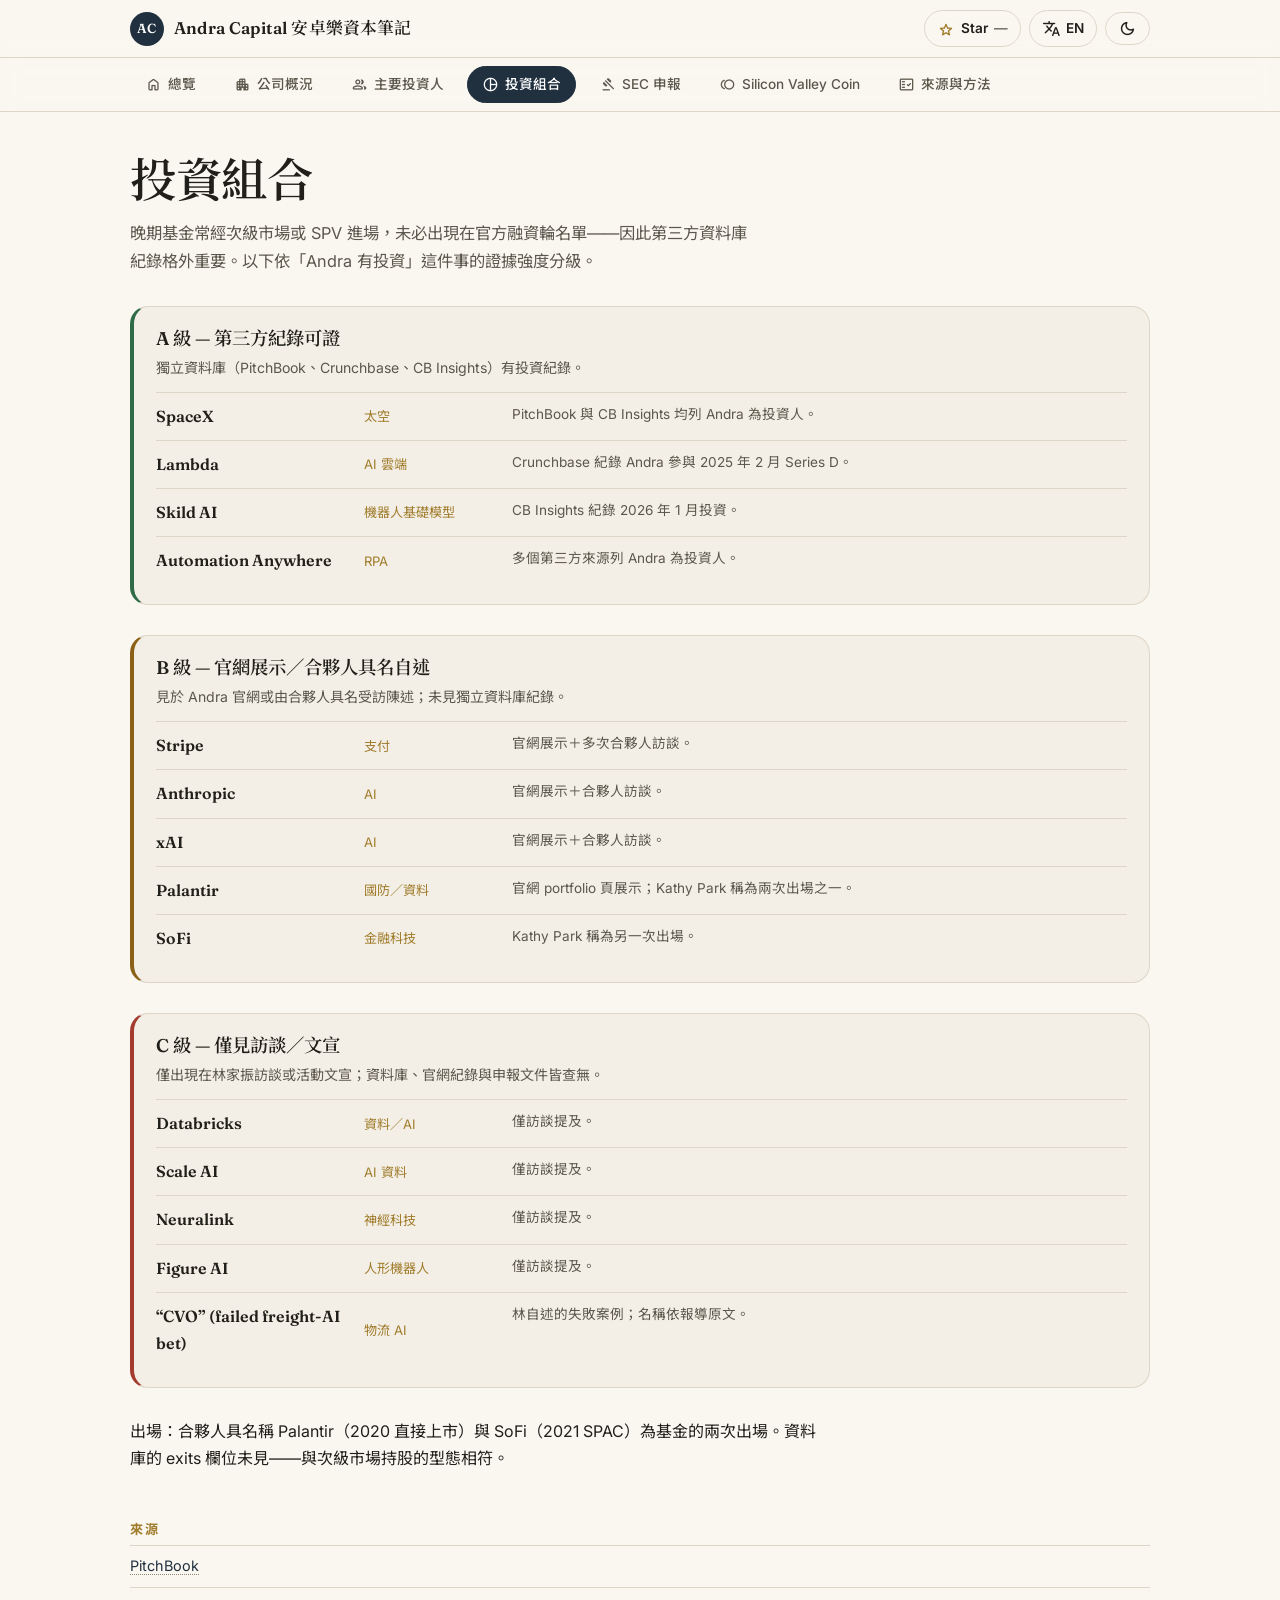
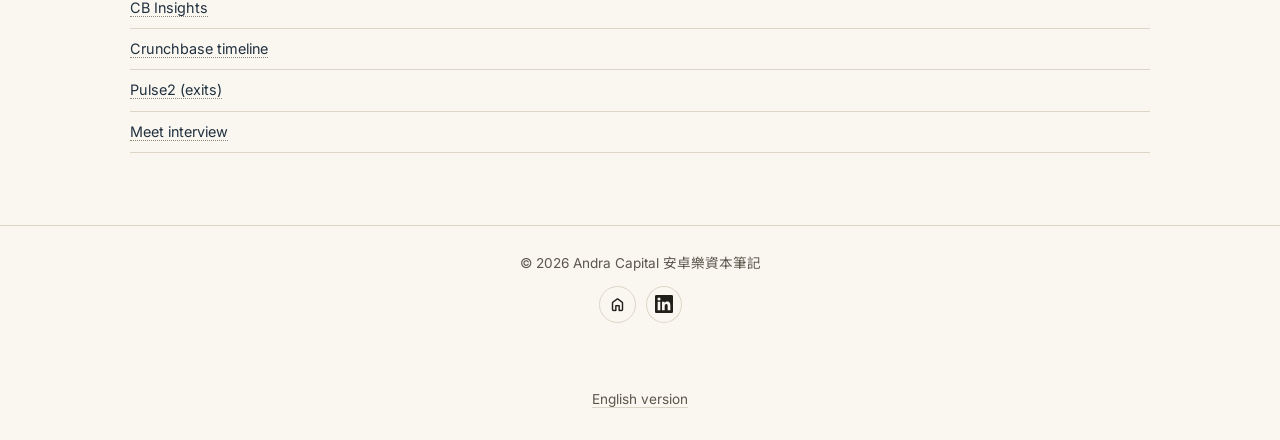
<file: zh-Hant/portfolio.html>
<!DOCTYPE html>
<html lang="zh-Hant" data-theme="light">
<head>
  <script async src="https://www.googletagmanager.com/gtag/js?id=G-YB7TMP1PJ2"></script>
  <script>
    window.dataLayer = window.dataLayer || [];
    function gtag(){dataLayer.push(arguments);}
    gtag('js', new Date());
    gtag('config', 'G-YB7TMP1PJ2');
  </script>
  <meta charset="UTF-8" />
  <meta name="viewport" content="width=device-width, initial-scale=1.0, viewport-fit=cover" />
  <title>投資組合 · Andra Capital 安卓樂資本筆記</title>
  <meta name="description" content="晚期基金常經次級市場或 SPV 進場，未必出現在官方融資輪名單——因此第三方資料庫紀錄格外重要。以下依「Andra 有投資」這件事的證據強度分級。" />
  <meta name="theme-color" content="#20303f" />
  <link rel="canonical" href="https://andra-capital.peteraim.com/zh-Hant/portfolio.html" />
  <link rel="alternate" hreflang="en" href="https://andra-capital.peteraim.com/portfolio.html" />
  <link rel="alternate" hreflang="zh-Hant" href="https://andra-capital.peteraim.com/zh-Hant/portfolio.html" />
  <link rel="alternate" hreflang="x-default" href="https://andra-capital.peteraim.com/portfolio.html" />
  <meta property="og:type" content="website" />
  <meta property="og:title" content="投資組合 · Andra Capital 安卓樂資本筆記" />
  <meta property="og:description" content="晚期基金常經次級市場或 SPV 進場，未必出現在官方融資輪名單——因此第三方資料庫紀錄格外重要。以下依「Andra 有投資」這件事的證據強度分級。" />
  <meta property="og:url" content="https://andra-capital.peteraim.com/zh-Hant/portfolio.html" />
  <meta name="twitter:card" content="summary_large_image" />
  <script type="application/ld+json">
  {"@context":"https://schema.org","@type":"WebSite","name":"Andra Capital Notes","url":"https://andra-capital.peteraim.com/"}
  </script>
  <link rel="preconnect" href="https://fonts.googleapis.com" />
  <link rel="preconnect" href="https://fonts.gstatic.com" crossorigin />
  <link href="https://fonts.googleapis.com/css2?family=Fraunces:opsz,wght@9..144,400;9..144,600&family=Inter:wght@400;500;600;700&family=Noto+Sans+TC:wght@400;500;700&family=Noto+Serif+TC:wght@400;600&display=swap" rel="stylesheet" />
  <link href="https://fonts.googleapis.com/css2?family=Material+Symbols+Rounded:opsz,wght,FILL,GRAD@24,400,0,0&display=swap" rel="stylesheet" />
  <link rel="stylesheet" href="../assets/styles.css" />
  <meta property="og:image" content="https://andra-capital.peteraim.com/og-image.png">
  <meta property="og:image:width" content="1200">
  <meta property="og:image:height" content="630">
  <meta name="twitter:image" content="https://andra-capital.peteraim.com/og-image.png">
</head>
<body data-page="portfolio">
  <!-- shell.js injects the app bar, cross-page nav, footer and dialog around this -->
  <main id="page">
<header class="page-head"><h1>投資組合</h1><p class="page-head__sub">晚期基金常經次級市場或 SPV 進場，未必出現在官方融資輪名單——因此第三方資料庫紀錄格外重要。以下依「Andra 有投資」這件事的證據強度分級。</p></header><section class="tiergroup tiergroup--verified"><div class="tiergroup__head"><h2 class="tiergroup__label">A 級 — 第三方紀錄可證</h2></div><p class="tiergroup__desc">獨立資料庫（PitchBook、Crunchbase、CB Insights）有投資紀錄。</p><div class="holdings"><div class="holding" data-item=""><span class="holding__name">SpaceX</span><span class="holding__sector">太空</span><span class="holding__note">PitchBook 與 CB Insights 均列 Andra 為投資人。</span></div><div class="holding" data-item=""><span class="holding__name">Lambda</span><span class="holding__sector">AI 雲端</span><span class="holding__note">Crunchbase 紀錄 Andra 參與 2025 年 2 月 Series D。</span></div><div class="holding" data-item=""><span class="holding__name">Skild AI</span><span class="holding__sector">機器人基礎模型</span><span class="holding__note">CB Insights 紀錄 2026 年 1 月投資。</span></div><div class="holding" data-item=""><span class="holding__name">Automation Anywhere</span><span class="holding__sector">RPA</span><span class="holding__note">多個第三方來源列 Andra 為投資人。</span></div></div></section><section class="tiergroup tiergroup--partial"><div class="tiergroup__head"><h2 class="tiergroup__label">B 級 — 官網展示／合夥人具名自述</h2></div><p class="tiergroup__desc">見於 Andra 官網或由合夥人具名受訪陳述；未見獨立資料庫紀錄。</p><div class="holdings"><div class="holding" data-item=""><span class="holding__name">Stripe</span><span class="holding__sector">支付</span><span class="holding__note">官網展示＋多次合夥人訪談。</span></div><div class="holding" data-item=""><span class="holding__name">Anthropic</span><span class="holding__sector">AI</span><span class="holding__note">官網展示＋合夥人訪談。</span></div><div class="holding" data-item=""><span class="holding__name">xAI</span><span class="holding__sector">AI</span><span class="holding__note">官網展示＋合夥人訪談。</span></div><div class="holding" data-item=""><span class="holding__name">Palantir</span><span class="holding__sector">國防／資料</span><span class="holding__note">官網 portfolio 頁展示；Kathy Park 稱為兩次出場之一。</span></div><div class="holding" data-item=""><span class="holding__name">SoFi</span><span class="holding__sector">金融科技</span><span class="holding__note">Kathy Park 稱為另一次出場。</span></div></div></section><section class="tiergroup tiergroup--claimed"><div class="tiergroup__head"><h2 class="tiergroup__label">C 級 — 僅見訪談／文宣</h2></div><p class="tiergroup__desc">僅出現在林家振訪談或活動文宣；資料庫、官網紀錄與申報文件皆查無。</p><div class="holdings"><div class="holding" data-item=""><span class="holding__name">Databricks</span><span class="holding__sector">資料／AI</span><span class="holding__note">僅訪談提及。</span></div><div class="holding" data-item=""><span class="holding__name">Scale AI</span><span class="holding__sector">AI 資料</span><span class="holding__note">僅訪談提及。</span></div><div class="holding" data-item=""><span class="holding__name">Neuralink</span><span class="holding__sector">神經科技</span><span class="holding__note">僅訪談提及。</span></div><div class="holding" data-item=""><span class="holding__name">Figure AI</span><span class="holding__sector">人形機器人</span><span class="holding__note">僅訪談提及。</span></div><div class="holding" data-item=""><span class="holding__name">“CVO” (failed freight-AI bet)</span><span class="holding__sector">物流 AI</span><span class="holding__note">林自述的失敗案例；名稱依報導原文。</span></div></div></section><div class="prose page-outro"><p class="prose-para">出場：合夥人具名稱 Palantir（2020 直接上市）與 SoFi（2021 SPAC）為基金的兩次出場。資料庫的 exits 欄位未見——與次級市場持股的型態相符。</p></div><aside class="refs"><h2 class="refs__title">來源</h2><ul><li><a class="row-link" href="https://pitchbook.com/profiles/investor/224383-69" target="_blank" rel="noopener">PitchBook</a></li><li><a class="row-link" href="https://www.cbinsights.com/investor/andra-capital" target="_blank" rel="noopener">CB Insights</a></li><li><a class="row-link" href="https://www.crunchbase.com/organization/andra-capital/investor_summary/overview_timeline" target="_blank" rel="noopener">Crunchbase timeline</a></li><li><a class="row-link" href="https://pulse2.com/andra-capital-partner-kathy-park/" target="_blank" rel="noopener">Pulse2 (exits)</a></li><li><a class="row-link" href="https://meet.bnext.com.tw/articles/view/52840" target="_blank" rel="noopener">Meet interview</a></li></ul></aside>
</main>

  <script src="../data/data.js"></script>
  <script src="../assets/shell.js"></script>
  <script src="../assets/app.js"></script>
<p class="lang-alt-link" style="text-align:center;padding:12px;"><a href="/portfolio.html" hreflang="en" rel="alternate" lang="en">English version</a></p>
</body>
</html>
</file>
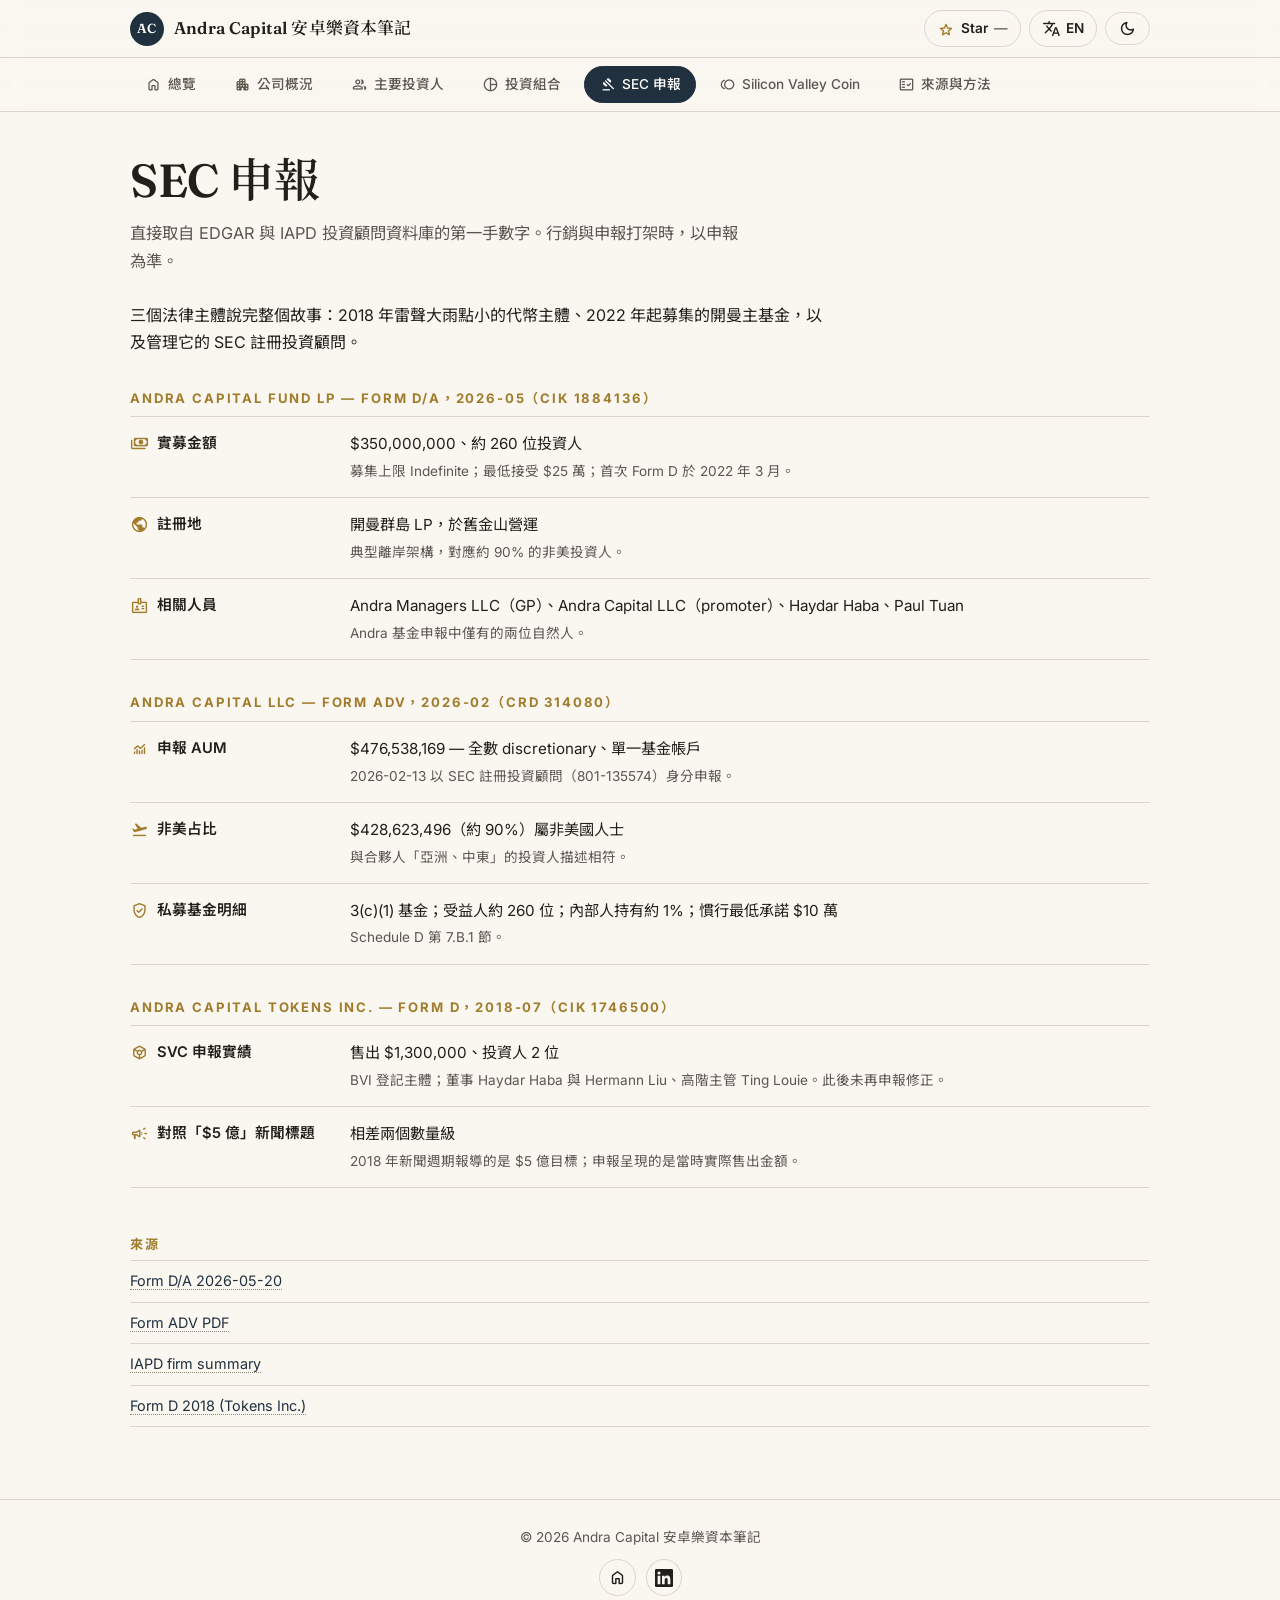
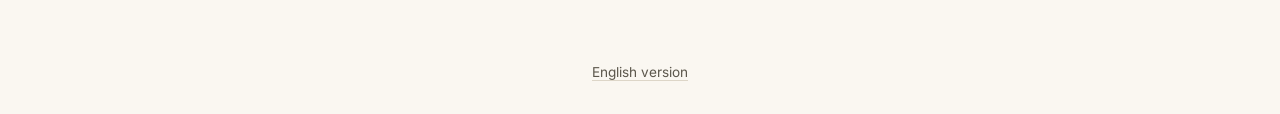
<file: zh-Hant/sec.html>
<!DOCTYPE html>
<html lang="zh-Hant" data-theme="light">
<head>
  <script async src="https://www.googletagmanager.com/gtag/js?id=G-YB7TMP1PJ2"></script>
  <script>
    window.dataLayer = window.dataLayer || [];
    function gtag(){dataLayer.push(arguments);}
    gtag('js', new Date());
    gtag('config', 'G-YB7TMP1PJ2');
  </script>
  <meta charset="UTF-8" />
  <meta name="viewport" content="width=device-width, initial-scale=1.0, viewport-fit=cover" />
  <title>SEC 申報 · Andra Capital 安卓樂資本筆記</title>
  <meta name="description" content="直接取自 EDGAR 與 IAPD 投資顧問資料庫的第一手數字。行銷與申報打架時，以申報為準。" />
  <meta name="theme-color" content="#20303f" />
  <link rel="canonical" href="https://andra-capital.peteraim.com/zh-Hant/sec.html" />
  <link rel="alternate" hreflang="en" href="https://andra-capital.peteraim.com/sec.html" />
  <link rel="alternate" hreflang="zh-Hant" href="https://andra-capital.peteraim.com/zh-Hant/sec.html" />
  <link rel="alternate" hreflang="x-default" href="https://andra-capital.peteraim.com/sec.html" />
  <meta property="og:type" content="website" />
  <meta property="og:title" content="SEC 申報 · Andra Capital 安卓樂資本筆記" />
  <meta property="og:description" content="直接取自 EDGAR 與 IAPD 投資顧問資料庫的第一手數字。行銷與申報打架時，以申報為準。" />
  <meta property="og:url" content="https://andra-capital.peteraim.com/zh-Hant/sec.html" />
  <meta name="twitter:card" content="summary_large_image" />
  <script type="application/ld+json">
  {"@context":"https://schema.org","@type":"WebSite","name":"Andra Capital Notes","url":"https://andra-capital.peteraim.com/"}
  </script>
  <link rel="preconnect" href="https://fonts.googleapis.com" />
  <link rel="preconnect" href="https://fonts.gstatic.com" crossorigin />
  <link href="https://fonts.googleapis.com/css2?family=Fraunces:opsz,wght@9..144,400;9..144,600&family=Inter:wght@400;500;600;700&family=Noto+Sans+TC:wght@400;500;700&family=Noto+Serif+TC:wght@400;600&display=swap" rel="stylesheet" />
  <link href="https://fonts.googleapis.com/css2?family=Material+Symbols+Rounded:opsz,wght,FILL,GRAD@24,400,0,0&display=swap" rel="stylesheet" />
  <link rel="stylesheet" href="../assets/styles.css" />
  <meta property="og:image" content="https://andra-capital.peteraim.com/og-image.png">
  <meta property="og:image:width" content="1200">
  <meta property="og:image:height" content="630">
  <meta name="twitter:image" content="https://andra-capital.peteraim.com/og-image.png">
</head>
<body data-page="sec">
  <!-- shell.js injects the app bar, cross-page nav, footer and dialog around this -->
  <main id="page">
<header class="page-head"><h1>SEC 申報</h1><p class="page-head__sub">直接取自 EDGAR 與 IAPD 投資顧問資料庫的第一手數字。行銷與申報打架時，以申報為準。</p></header><div class="prose page-intro"><p class="prose-para">三個法律主體說完整個故事：2018 年雷聲大雨點小的代幣主體、2022 年起募集的開曼主基金，以及管理它的 SEC 註冊投資顧問。</p></div><section class="factsec"><h2 class="factsec__heading">Andra Capital Fund LP — Form D/A，2026-05（CIK 1884136）</h2><div class="factlist"><div class="fact" data-item=""><div class="fact__head"><span class="material-symbols-rounded fact__icon" aria-hidden="true">payments</span><span class="fact__label">實募金額</span></div><div class="fact__main"><span class="fact__value">$350,000,000、約 260 位投資人</span><span class="fact__note">募集上限 Indefinite；最低接受 $25 萬；首次 Form D 於 2022 年 3 月。</span></div><div class="fact__status"></div></div><div class="fact" data-item=""><div class="fact__head"><span class="material-symbols-rounded fact__icon" aria-hidden="true">public</span><span class="fact__label">註冊地</span></div><div class="fact__main"><span class="fact__value">開曼群島 LP，於舊金山營運</span><span class="fact__note">典型離岸架構，對應約 90% 的非美投資人。</span></div><div class="fact__status"></div></div><div class="fact" data-item=""><div class="fact__head"><span class="material-symbols-rounded fact__icon" aria-hidden="true">badge</span><span class="fact__label">相關人員</span></div><div class="fact__main"><span class="fact__value">Andra Managers LLC（GP）、Andra Capital LLC（promoter）、Haydar Haba、Paul Tuan</span><span class="fact__note">Andra 基金申報中僅有的兩位自然人。</span></div><div class="fact__status"></div></div></div></section><section class="factsec"><h2 class="factsec__heading">Andra Capital LLC — Form ADV，2026-02（CRD 314080）</h2><div class="factlist"><div class="fact" data-item=""><div class="fact__head"><span class="material-symbols-rounded fact__icon" aria-hidden="true">monitoring</span><span class="fact__label">申報 AUM</span></div><div class="fact__main"><span class="fact__value">$476,538,169 — 全數 discretionary、單一基金帳戶</span><span class="fact__note">2026-02-13 以 SEC 註冊投資顧問（801-135574）身分申報。</span></div><div class="fact__status"></div></div><div class="fact" data-item=""><div class="fact__head"><span class="material-symbols-rounded fact__icon" aria-hidden="true">flight_takeoff</span><span class="fact__label">非美占比</span></div><div class="fact__main"><span class="fact__value">$428,623,496（約 90%）屬非美國人士</span><span class="fact__note">與合夥人「亞洲、中東」的投資人描述相符。</span></div><div class="fact__status"></div></div><div class="fact" data-item=""><div class="fact__head"><span class="material-symbols-rounded fact__icon" aria-hidden="true">verified_user</span><span class="fact__label">私募基金明細</span></div><div class="fact__main"><span class="fact__value">3(c)(1) 基金；受益人約 260 位；內部人持有約 1%；慣行最低承諾 $10 萬</span><span class="fact__note">Schedule D 第 7.B.1 節。</span></div><div class="fact__status"></div></div></div></section><section class="factsec"><h2 class="factsec__heading">Andra Capital Tokens Inc. — Form D，2018-07（CIK 1746500）</h2><div class="factlist"><div class="fact" data-item=""><div class="fact__head"><span class="material-symbols-rounded fact__icon" aria-hidden="true">token</span><span class="fact__label">SVC 申報實績</span></div><div class="fact__main"><span class="fact__value">售出 $1,300,000、投資人 2 位</span><span class="fact__note">BVI 登記主體；董事 Haydar Haba 與 Hermann Liu、高階主管 Ting Louie。此後未再申報修正。</span></div><div class="fact__status"></div></div><div class="fact" data-item=""><div class="fact__head"><span class="material-symbols-rounded fact__icon" aria-hidden="true">campaign</span><span class="fact__label">對照「$5 億」新聞標題</span></div><div class="fact__main"><span class="fact__value">相差兩個數量級</span><span class="fact__note">2018 年新聞週期報導的是 $5 億目標；申報呈現的是當時實際售出金額。</span></div><div class="fact__status"></div></div></div></section><aside class="refs"><h2 class="refs__title">來源</h2><ul><li><a class="row-link" href="https://www.sec.gov/Archives/edgar/data/1884136/000188413626000006/primary_doc.xml" target="_blank" rel="noopener">Form D/A 2026-05-20</a></li><li><a class="row-link" href="https://reports.adviserinfo.sec.gov/reports/ADV/314080/PDF/314080.pdf" target="_blank" rel="noopener">Form ADV PDF</a></li><li><a class="row-link" href="https://adviserinfo.sec.gov/firm/summary/314080" target="_blank" rel="noopener">IAPD firm summary</a></li><li><a class="row-link" href="https://www.sec.gov/Archives/edgar/data/1746500/000174650018000001/primary_doc.xml" target="_blank" rel="noopener">Form D 2018 (Tokens Inc.)</a></li></ul></aside>
</main>

  <script src="../data/data.js"></script>
  <script src="../assets/shell.js"></script>
  <script src="../assets/app.js"></script>
<p class="lang-alt-link" style="text-align:center;padding:12px;"><a href="/sec.html" hreflang="en" rel="alternate" lang="en">English version</a></p>
</body>
</html>
</file>
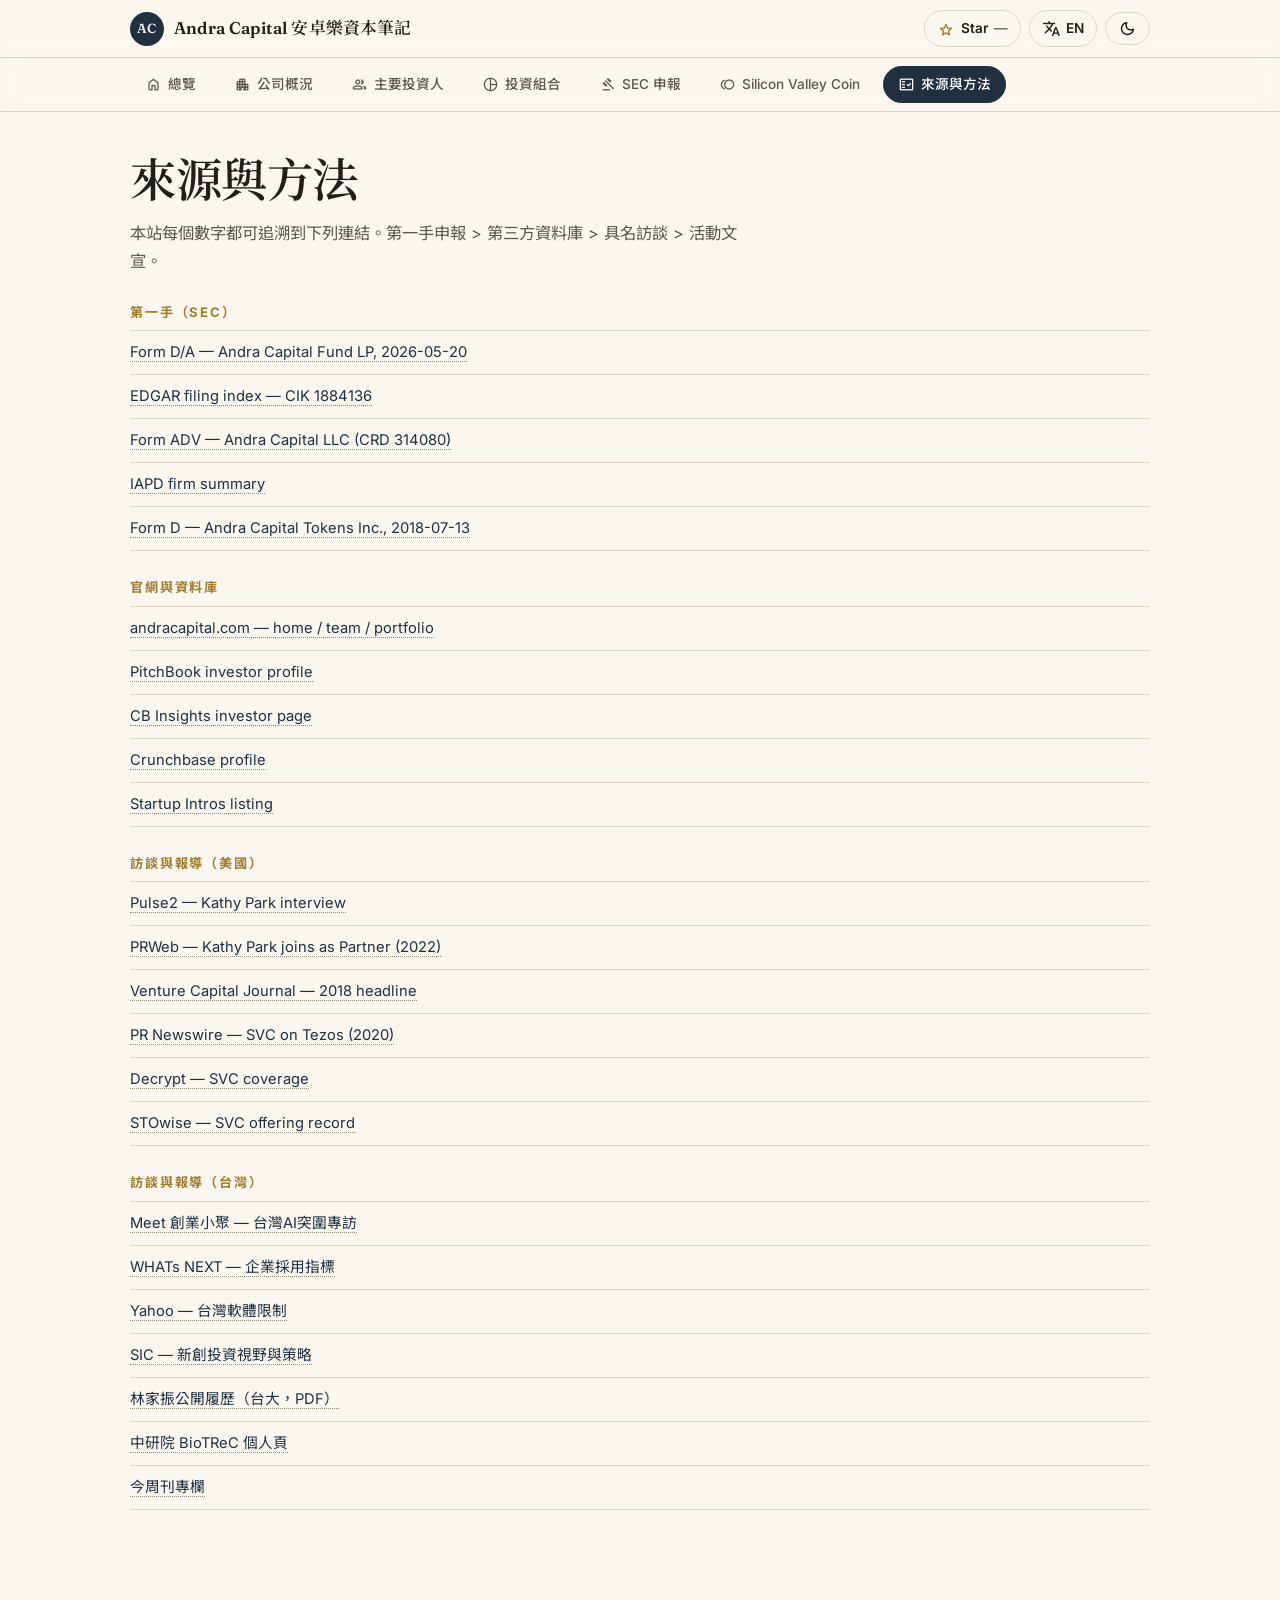
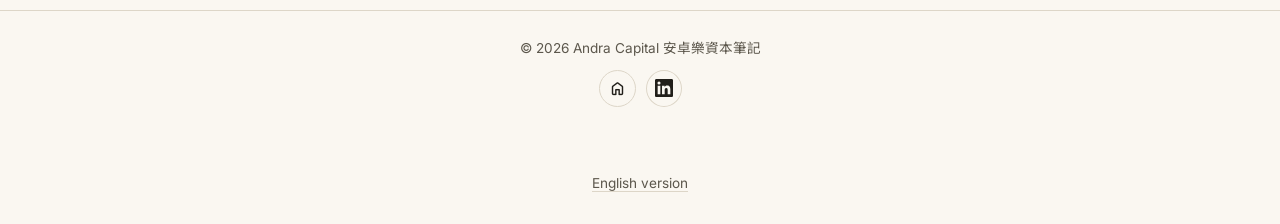
<file: zh-Hant/sources.html>
<!DOCTYPE html>
<html lang="zh-Hant" data-theme="light">
<head>
  <script async src="https://www.googletagmanager.com/gtag/js?id=G-YB7TMP1PJ2"></script>
  <script>
    window.dataLayer = window.dataLayer || [];
    function gtag(){dataLayer.push(arguments);}
    gtag('js', new Date());
    gtag('config', 'G-YB7TMP1PJ2');
  </script>
  <meta charset="UTF-8" />
  <meta name="viewport" content="width=device-width, initial-scale=1.0, viewport-fit=cover" />
  <title>來源與方法 · Andra Capital 安卓樂資本筆記</title>
  <meta name="description" content="本站每個數字都可追溯到下列連結。第一手申報 &gt; 第三方資料庫 &gt; 具名訪談 &gt; 活動文宣。" />
  <meta name="theme-color" content="#20303f" />
  <link rel="canonical" href="https://andra-capital.peteraim.com/zh-Hant/sources.html" />
  <link rel="alternate" hreflang="en" href="https://andra-capital.peteraim.com/sources.html" />
  <link rel="alternate" hreflang="zh-Hant" href="https://andra-capital.peteraim.com/zh-Hant/sources.html" />
  <link rel="alternate" hreflang="x-default" href="https://andra-capital.peteraim.com/sources.html" />
  <meta property="og:type" content="website" />
  <meta property="og:title" content="來源與方法 · Andra Capital 安卓樂資本筆記" />
  <meta property="og:description" content="本站每個數字都可追溯到下列連結。第一手申報 &gt; 第三方資料庫 &gt; 具名訪談 &gt; 活動文宣。" />
  <meta property="og:url" content="https://andra-capital.peteraim.com/zh-Hant/sources.html" />
  <meta name="twitter:card" content="summary_large_image" />
  <script type="application/ld+json">
  {"@context":"https://schema.org","@type":"WebSite","name":"Andra Capital Notes","url":"https://andra-capital.peteraim.com/"}
  </script>
  <link rel="preconnect" href="https://fonts.googleapis.com" />
  <link rel="preconnect" href="https://fonts.gstatic.com" crossorigin />
  <link href="https://fonts.googleapis.com/css2?family=Fraunces:opsz,wght@9..144,400;9..144,600&family=Inter:wght@400;500;600;700&family=Noto+Sans+TC:wght@400;500;700&family=Noto+Serif+TC:wght@400;600&display=swap" rel="stylesheet" />
  <link href="https://fonts.googleapis.com/css2?family=Material+Symbols+Rounded:opsz,wght,FILL,GRAD@24,400,0,0&display=swap" rel="stylesheet" />
  <link rel="stylesheet" href="../assets/styles.css" />
  <meta property="og:image" content="https://andra-capital.peteraim.com/og-image.png">
  <meta property="og:image:width" content="1200">
  <meta property="og:image:height" content="630">
  <meta name="twitter:image" content="https://andra-capital.peteraim.com/og-image.png">
</head>
<body data-page="sources">
  <!-- shell.js injects the app bar, cross-page nav, footer and dialog around this -->
  <main id="page">
<header class="page-head"><h1>來源與方法</h1><p class="page-head__sub">本站每個數字都可追溯到下列連結。第一手申報 &gt; 第三方資料庫 &gt; 具名訪談 &gt; 活動文宣。</p></header><section class="srcgroup"><h2 class="factsec__heading">第一手（SEC）</h2><ul class="srclist"><li data-item=""><a class="row-link" href="https://www.sec.gov/Archives/edgar/data/1884136/000188413626000006/primary_doc.xml" target="_blank" rel="noopener">Form D/A — Andra Capital Fund LP, 2026-05-20</a></li><li data-item=""><a class="row-link" href="https://www.sec.gov/cgi-bin/browse-edgar?action=getcompany&amp;CIK=0001884136" target="_blank" rel="noopener">EDGAR filing index — CIK 1884136</a></li><li data-item=""><a class="row-link" href="https://reports.adviserinfo.sec.gov/reports/ADV/314080/PDF/314080.pdf" target="_blank" rel="noopener">Form ADV — Andra Capital LLC (CRD 314080)</a></li><li data-item=""><a class="row-link" href="https://adviserinfo.sec.gov/firm/summary/314080" target="_blank" rel="noopener">IAPD firm summary</a></li><li data-item=""><a class="row-link" href="https://www.sec.gov/Archives/edgar/data/1746500/000174650018000001/primary_doc.xml" target="_blank" rel="noopener">Form D — Andra Capital Tokens Inc., 2018-07-13</a></li></ul></section><section class="srcgroup"><h2 class="factsec__heading">官網與資料庫</h2><ul class="srclist"><li data-item=""><a class="row-link" href="https://www.andracapital.com/" target="_blank" rel="noopener">andracapital.com — home / team / portfolio</a></li><li data-item=""><a class="row-link" href="https://pitchbook.com/profiles/investor/224383-69" target="_blank" rel="noopener">PitchBook investor profile</a></li><li data-item=""><a class="row-link" href="https://www.cbinsights.com/investor/andra-capital" target="_blank" rel="noopener">CB Insights investor page</a></li><li data-item=""><a class="row-link" href="https://www.crunchbase.com/organization/andra-capital" target="_blank" rel="noopener">Crunchbase profile</a></li><li data-item=""><a class="row-link" href="https://startupintros.com/orgs/andra-capital" target="_blank" rel="noopener">Startup Intros listing</a></li></ul></section><section class="srcgroup"><h2 class="factsec__heading">訪談與報導（美國）</h2><ul class="srclist"><li data-item=""><a class="row-link" href="https://pulse2.com/andra-capital-partner-kathy-park/" target="_blank" rel="noopener">Pulse2 — Kathy Park interview</a></li><li data-item=""><a class="row-link" href="https://www.prweb.com/releases/Andra_Capital_expands_Leadership_Team_with_Kathy_Park_joining_as_Partner/prweb19044855.htm" target="_blank" rel="noopener">PRWeb — Kathy Park joins as Partner (2022)</a></li><li data-item=""><a class="row-link" href="https://www.venturecapitaljournal.com/andra-capital-collects-500-mln-fund/" target="_blank" rel="noopener">Venture Capital Journal — 2018 headline</a></li><li data-item=""><a class="row-link" href="https://www.prnewswire.com/news-releases/silicon-valley-coin-by-andra-capital-uses-tezos-blockchain-and-tokensoft-for-its-security-token-offering-300990931.html" target="_blank" rel="noopener">PR Newswire — SVC on Tezos (2020)</a></li><li data-item=""><a class="row-link" href="https://decrypt.co/17312/vc-firm-andra-capital-is-selling-a-silicon-valley-cryptocurrency" target="_blank" rel="noopener">Decrypt — SVC coverage</a></li><li data-item=""><a class="row-link" href="https://stowise.com/sto/andra-capital/" target="_blank" rel="noopener">STOwise — SVC offering record</a></li></ul></section><section class="srcgroup"><h2 class="factsec__heading">訪談與報導（台灣）</h2><ul class="srclist"><li data-item=""><a class="row-link" href="https://meet.bnext.com.tw/articles/view/52840" target="_blank" rel="noopener">Meet 創業小聚 — 台灣AI突圍專訪</a></li><li data-item=""><a class="row-link" href="https://srtechmedia.com/news/c5af2af5-bb09-4ffd-8a8f-3a5679eac5d2" target="_blank" rel="noopener">WHATs NEXT — 企業採用指標</a></li><li data-item=""><a class="row-link" href="https://tw.news.yahoo.com/whats-next-%E7%BE%8E%E5%9C%8B%E5%AE%89%E5%8D%93%E6%A8%82%E8%B3%87%E6%9C%AC-andra-capital-060000269.html" target="_blank" rel="noopener">Yahoo — 台灣軟體限制</a></li><li data-item=""><a class="row-link" href="https://news.sicglobal.net/p/af8" target="_blank" rel="noopener">SIC — 新創投資視野與策略</a></li><li data-item=""><a class="row-link" href="https://cge.ntu.edu.tw/001/Upload/1022/relfile/63286/261297/d2e4d2b1-6cf2-4f00-8004-5fa982605b5f.pdf" target="_blank" rel="noopener">林家振公開履歷（台大，PDF）</a></li><li data-item=""><a class="row-link" href="https://biotrec.sinica.edu.tw/posts/187669" target="_blank" rel="noopener">中研院 BioTReC 個人頁</a></li><li data-item=""><a class="row-link" href="https://www.businesstoday.com.tw/author/release/7396" target="_blank" rel="noopener">今周刊專欄</a></li></ul></section>
</main>

  <script src="../data/data.js"></script>
  <script src="../assets/shell.js"></script>
  <script src="../assets/app.js"></script>
<p class="lang-alt-link" style="text-align:center;padding:12px;"><a href="/sources.html" hreflang="en" rel="alternate" lang="en">English version</a></p>
</body>
</html>
</file>
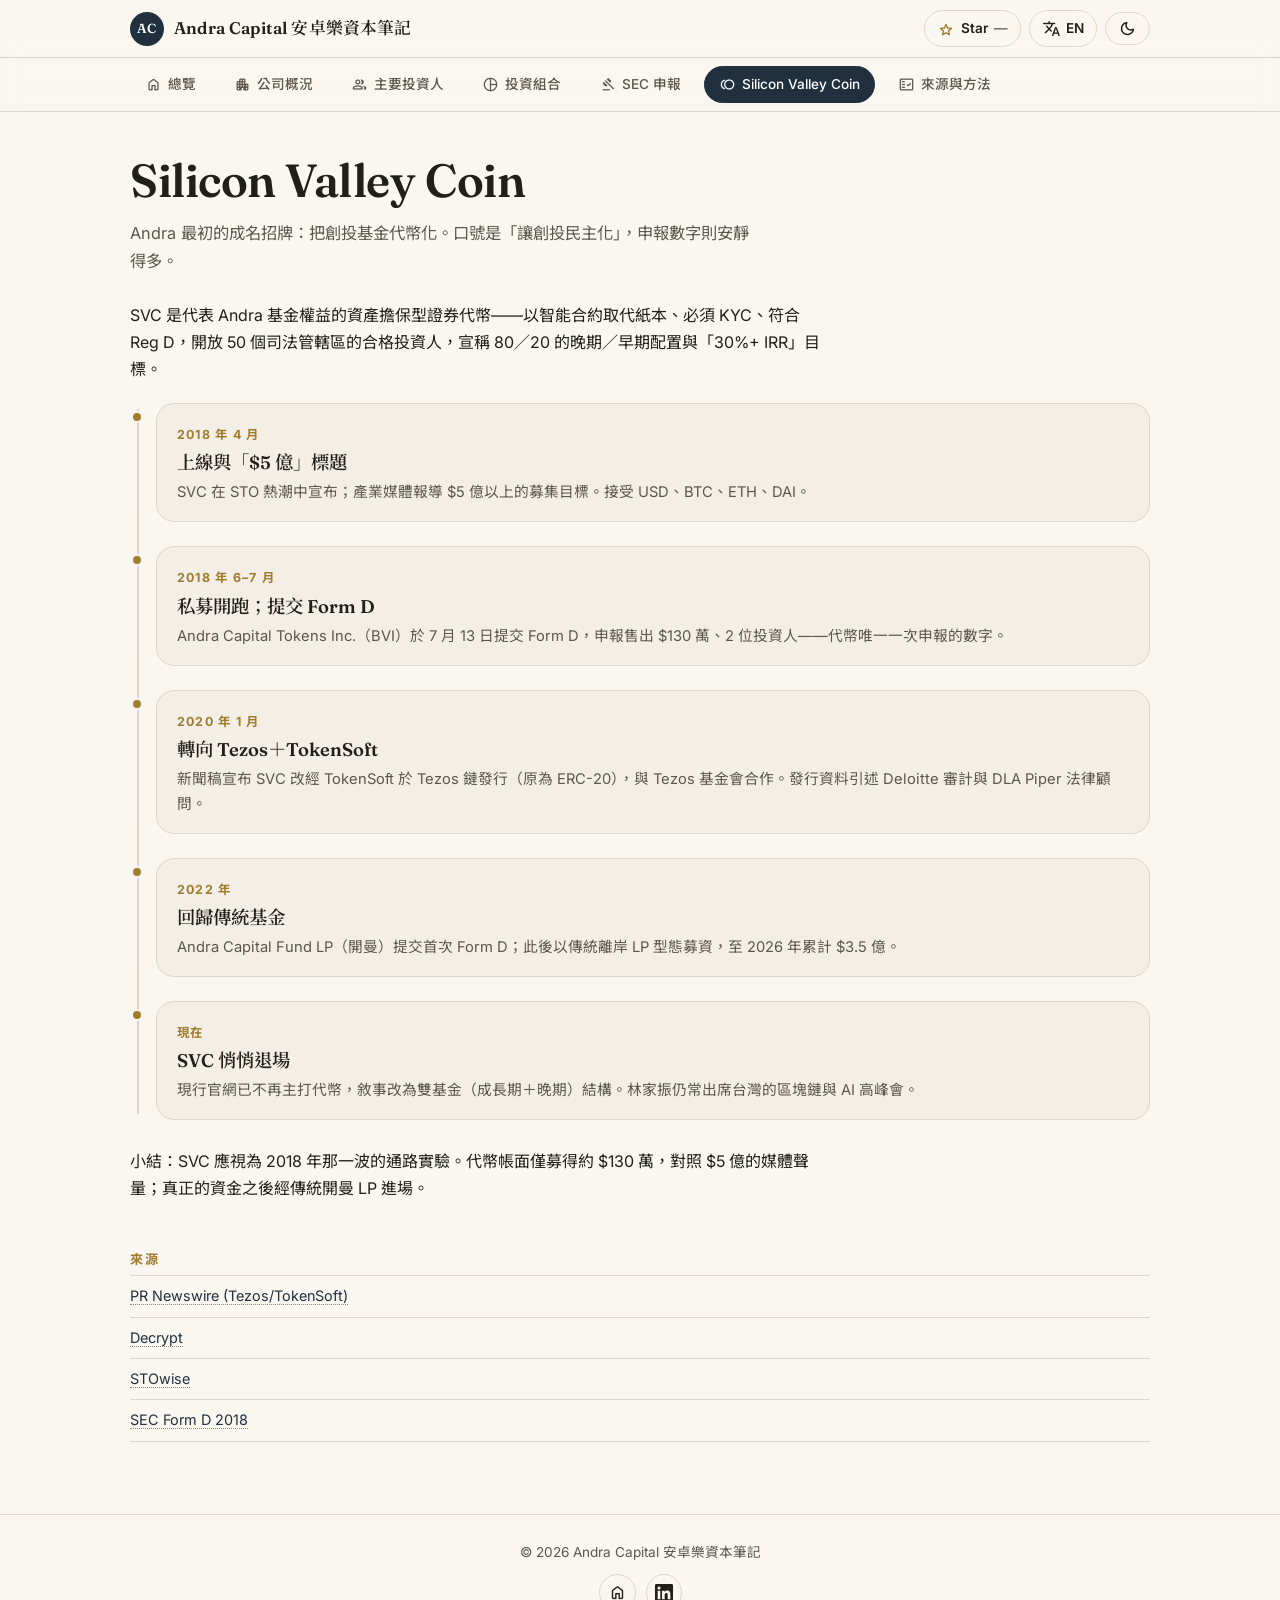
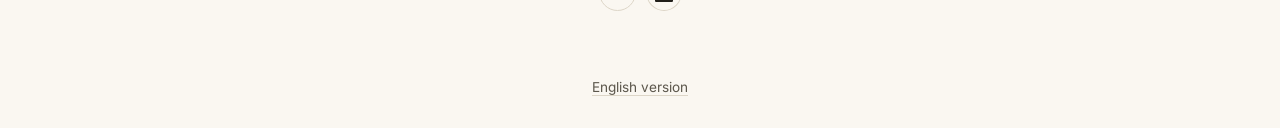
<file: zh-Hant/svc.html>
<!DOCTYPE html>
<html lang="zh-Hant" data-theme="light">
<head>
  <script async src="https://www.googletagmanager.com/gtag/js?id=G-YB7TMP1PJ2"></script>
  <script>
    window.dataLayer = window.dataLayer || [];
    function gtag(){dataLayer.push(arguments);}
    gtag('js', new Date());
    gtag('config', 'G-YB7TMP1PJ2');
  </script>
  <meta charset="UTF-8" />
  <meta name="viewport" content="width=device-width, initial-scale=1.0, viewport-fit=cover" />
  <title>Silicon Valley Coin · Andra Capital 安卓樂資本筆記</title>
  <meta name="description" content="Andra 最初的成名招牌：把創投基金代幣化。口號是「讓創投民主化」，申報數字則安靜得多。" />
  <meta name="theme-color" content="#20303f" />
  <link rel="canonical" href="https://andra-capital.peteraim.com/zh-Hant/svc.html" />
  <link rel="alternate" hreflang="en" href="https://andra-capital.peteraim.com/svc.html" />
  <link rel="alternate" hreflang="zh-Hant" href="https://andra-capital.peteraim.com/zh-Hant/svc.html" />
  <link rel="alternate" hreflang="x-default" href="https://andra-capital.peteraim.com/svc.html" />
  <meta property="og:type" content="website" />
  <meta property="og:title" content="Silicon Valley Coin · Andra Capital 安卓樂資本筆記" />
  <meta property="og:description" content="Andra 最初的成名招牌：把創投基金代幣化。口號是「讓創投民主化」，申報數字則安靜得多。" />
  <meta property="og:url" content="https://andra-capital.peteraim.com/zh-Hant/svc.html" />
  <meta name="twitter:card" content="summary_large_image" />
  <script type="application/ld+json">
  {"@context":"https://schema.org","@type":"WebSite","name":"Andra Capital Notes","url":"https://andra-capital.peteraim.com/"}
  </script>
  <link rel="preconnect" href="https://fonts.googleapis.com" />
  <link rel="preconnect" href="https://fonts.gstatic.com" crossorigin />
  <link href="https://fonts.googleapis.com/css2?family=Fraunces:opsz,wght@9..144,400;9..144,600&family=Inter:wght@400;500;600;700&family=Noto+Sans+TC:wght@400;500;700&family=Noto+Serif+TC:wght@400;600&display=swap" rel="stylesheet" />
  <link href="https://fonts.googleapis.com/css2?family=Material+Symbols+Rounded:opsz,wght,FILL,GRAD@24,400,0,0&display=swap" rel="stylesheet" />
  <link rel="stylesheet" href="../assets/styles.css" />
  <meta property="og:image" content="https://andra-capital.peteraim.com/og-image.png">
  <meta property="og:image:width" content="1200">
  <meta property="og:image:height" content="630">
  <meta name="twitter:image" content="https://andra-capital.peteraim.com/og-image.png">
</head>
<body data-page="svc">
  <!-- shell.js injects the app bar, cross-page nav, footer and dialog around this -->
  <main id="page">
<header class="page-head"><h1>Silicon Valley Coin</h1><p class="page-head__sub">Andra 最初的成名招牌：把創投基金代幣化。口號是「讓創投民主化」，申報數字則安靜得多。</p></header><div class="prose page-intro"><p class="prose-para">SVC 是代表 Andra 基金權益的資產擔保型證券代幣——以智能合約取代紙本、必須 KYC、符合 Reg D，開放 50 個司法管轄區的合格投資人，宣稱 80／20 的晚期／早期配置與「30%+ IRR」目標。</p></div><ol class="timeline"><li class="tl-item" data-item=""><div class="tl-dot" aria-hidden="true"></div><div class="tl-card"><span class="tl-date">2018 年 4 月</span><h3 class="tl-title">上線與「$5 億」標題</h3><p class="tl-body">SVC 在 STO 熱潮中宣布；產業媒體報導 $5 億以上的募集目標。接受 USD、BTC、ETH、DAI。</p></div></li><li class="tl-item" data-item=""><div class="tl-dot" aria-hidden="true"></div><div class="tl-card"><span class="tl-date">2018 年 6–7 月</span><h3 class="tl-title">私募開跑；提交 Form D</h3><p class="tl-body">Andra Capital Tokens Inc.（BVI）於 7 月 13 日提交 Form D，申報售出 $130 萬、2 位投資人——代幣唯一一次申報的數字。</p></div></li><li class="tl-item" data-item=""><div class="tl-dot" aria-hidden="true"></div><div class="tl-card"><span class="tl-date">2020 年 1 月</span><h3 class="tl-title">轉向 Tezos＋TokenSoft</h3><p class="tl-body">新聞稿宣布 SVC 改經 TokenSoft 於 Tezos 鏈發行（原為 ERC-20），與 Tezos 基金會合作。發行資料引述 Deloitte 審計與 DLA Piper 法律顧問。</p></div></li><li class="tl-item" data-item=""><div class="tl-dot" aria-hidden="true"></div><div class="tl-card"><span class="tl-date">2022 年</span><h3 class="tl-title">回歸傳統基金</h3><p class="tl-body">Andra Capital Fund LP（開曼）提交首次 Form D；此後以傳統離岸 LP 型態募資，至 2026 年累計 $3.5 億。</p></div></li><li class="tl-item" data-item=""><div class="tl-dot" aria-hidden="true"></div><div class="tl-card"><span class="tl-date">現在</span><h3 class="tl-title">SVC 悄悄退場</h3><p class="tl-body">現行官網已不再主打代幣，敘事改為雙基金（成長期＋晚期）結構。林家振仍常出席台灣的區塊鏈與 AI 高峰會。</p></div></li></ol><div class="prose page-outro"><p class="prose-para">小結：SVC 應視為 2018 年那一波的通路實驗。代幣帳面僅募得約 $130 萬，對照 $5 億的媒體聲量；真正的資金之後經傳統開曼 LP 進場。</p></div><aside class="refs"><h2 class="refs__title">來源</h2><ul><li><a class="row-link" href="https://www.prnewswire.com/news-releases/silicon-valley-coin-by-andra-capital-uses-tezos-blockchain-and-tokensoft-for-its-security-token-offering-300990931.html" target="_blank" rel="noopener">PR Newswire (Tezos/TokenSoft)</a></li><li><a class="row-link" href="https://decrypt.co/17312/vc-firm-andra-capital-is-selling-a-silicon-valley-cryptocurrency" target="_blank" rel="noopener">Decrypt</a></li><li><a class="row-link" href="https://stowise.com/sto/andra-capital/" target="_blank" rel="noopener">STOwise</a></li><li><a class="row-link" href="https://www.sec.gov/Archives/edgar/data/1746500/000174650018000001/primary_doc.xml" target="_blank" rel="noopener">SEC Form D 2018</a></li></ul></aside>
</main>

  <script src="../data/data.js"></script>
  <script src="../assets/shell.js"></script>
  <script src="../assets/app.js"></script>
<p class="lang-alt-link" style="text-align:center;padding:12px;"><a href="/svc.html" hreflang="en" rel="alternate" lang="en">English version</a></p>
</body>
</html>
</file>
<file: assets/styles.css>
/* =========================================================================
   Editorial theme — serif display + sans body, light & dark.
   Tokens follow the MD3 custom-property convention; values are custom.
   ========================================================================= */

:root, [data-theme="light"] {
  --primary: #20303f;            --on-primary: #ffffff;
  --primary-container: #e4e9ee;  --on-primary-container: #16222d;
  --secondary: #a07c2c;          --on-secondary: #ffffff;
  --secondary-container: #f2e8d2;--on-secondary-container: #574410;
  --background: #faf7f1;         --on-background: #211f1a;
  --surface: #faf7f1;            --surface-container: #f3efe6;
  --surface-container-high: #ece7db;
  --on-surface: #211f1a;         --on-surface-variant: #5c574c;
  --outline: #8d8778;            --outline-variant: #ddd6c8;
  --error: #a33b2e;
  --ok: #2e6b46;   --ok-bg: #e3efe7;
  --warn: #8a6116; --warn-bg: #f4ead3;
  --bad: #a33b2e;  --bad-bg: #f5e2de;
  --radius: 10px;  --radius-lg: 18px;
  --elev-1: 0 1px 2px rgba(32, 42, 52, .08), 0 1px 3px 1px rgba(32, 42, 52, .05);
  --elev-2: 0 3px 8px rgba(32, 42, 52, .12), 0 1px 3px rgba(32, 42, 52, .08);
  --font-display: "Fraunces", "Noto Serif TC", serif;
  --font-body: "Inter", "Noto Sans TC", system-ui, sans-serif;
}
[data-theme="dark"] {
  --primary: #c8b476;            --on-primary: #241b05;
  --primary-container: #2a3644;  --on-primary-container: #dfe6ec;
  --secondary: #c8b476;          --on-secondary: #241b05;
  --secondary-container: #3a2f12; --on-secondary-container: #ecdfc0;
  --background: #14181e;         --on-background: #e4e1d8;
  --surface: #14181e;            --surface-container: #1c2129;
  --surface-container-high: #242a33;
  --on-surface: #e4e1d8;         --on-surface-variant: #a8a294;
  --outline: #6d675a;            --outline-variant: #333a44;
  --error: #d98577;
  --ok: #7cc39a;   --ok-bg: #1d3327;
  --warn: #d9b96a; --warn-bg: #372c12;
  --bad: #d98577;  --bad-bg: #3b1f1a;
  --elev-1: 0 1px 2px rgba(0, 0, 0, .4);
  --elev-2: 0 3px 10px rgba(0, 0, 0, .5);
}

/* ---------- base ---------- */
* { box-sizing: border-box; }
html { scroll-behavior: smooth; }
body {
  margin: 0;
  font-family: var(--font-body);
  font-size: 16px;
  line-height: 1.7;
  color: var(--on-background);
  background: var(--background);
  -webkit-font-smoothing: antialiased;
}
h1, h2, h3 { font-family: var(--font-display); font-weight: 600; line-height: 1.25; }
a { color: var(--primary); }
img { max-width: 100%; }

.skip-link {
  position: absolute; left: -9999px; top: 0; z-index: 100;
  background: var(--primary); color: var(--on-primary);
  padding: 8px 16px; border-radius: 0 0 var(--radius) 0;
}
.skip-link:focus { left: 0; }

/* ---------- app bar ---------- */
.appbar {
  position: sticky; top: 0; z-index: 40;
  background: color-mix(in srgb, var(--background) 82%, transparent);
  backdrop-filter: blur(10px); -webkit-backdrop-filter: blur(10px);
  border-bottom: 1px solid var(--outline-variant);
}
.appbar__inner {
  max-width: 1060px; margin: 0 auto; padding: 10px 20px;
  display: flex; align-items: center; justify-content: space-between; gap: 12px;
}
.brand { display: flex; align-items: center; gap: 10px; text-decoration: none; color: var(--on-surface); }
.brand__logo {
  width: 34px; height: 34px; display: grid; place-items: center;
  background: var(--primary); color: var(--on-primary); border-radius: 50%;
  font-size: 18px;
}
.brand__logo--text {
  font-family: var(--font-display); font-size: .82rem; font-weight: 600;
  letter-spacing: .04em;
}
.brand__name { font-family: var(--font-display); font-size: 1.05rem; font-weight: 600; letter-spacing: .01em; }
.appbar__actions { display: flex; align-items: center; gap: 8px; }

.icon-btn {
  display: inline-flex; align-items: center; gap: 5px;
  border: 1px solid var(--outline-variant); border-radius: 999px;
  background: transparent; color: var(--on-surface);
  padding: 6px 12px; font: inherit; font-size: .85rem; cursor: pointer;
  text-decoration: none;
}
.icon-btn:hover { background: var(--surface-container); }
.icon-btn .material-symbols-rounded { font-size: 19px; }
.icon-btn__txt { font-weight: 600; }

.gh-star {
  display: inline-flex; align-items: center; gap: 6px;
  border: 1px solid var(--outline-variant); border-radius: 999px;
  padding: 6px 12px; font-size: .85rem; font-weight: 600;
  color: var(--on-surface); text-decoration: none;
}
.gh-star:hover { background: var(--surface-container); }
.gh-star .material-symbols-rounded { font-size: 18px; color: var(--secondary); }
.gh-star__count { color: var(--on-surface-variant); font-weight: 500; }

/* ---------- cross-page nav ---------- */
.pagenav {
  position: sticky; top: 55px; z-index: 39;
  background: color-mix(in srgb, var(--background) 88%, transparent);
  backdrop-filter: blur(10px); -webkit-backdrop-filter: blur(10px);
  border-bottom: 1px solid var(--outline-variant);
}
.pagenav__inner {
  max-width: 1060px; margin: 0 auto; padding: 8px 20px;
  display: flex; gap: 8px; overflow-x: auto; scrollbar-width: none;
}
.pagenav__inner::-webkit-scrollbar { display: none; }
.navpill {
  display: inline-flex; align-items: center; gap: 6px; white-space: nowrap;
  padding: 6px 14px; border-radius: 999px; text-decoration: none;
  font-size: .85rem; font-weight: 500; color: var(--on-surface-variant);
  border: 1px solid transparent;
}
.navpill .material-symbols-rounded { font-size: 17px; }
.navpill:hover { background: var(--surface-container); }
.navpill--active {
  color: var(--on-primary); background: var(--primary);
  border-color: var(--primary);
}

/* ---------- page scaffold ---------- */
.page { max-width: 1060px; margin: 0 auto; padding: 40px 20px 72px; }
.page-head { margin-bottom: 26px; }
.page-head h1 {
  font-size: clamp(1.9rem, 4.5vw, 2.9rem); margin: 0 0 10px;
  letter-spacing: -.01em;
}
.page-head__sub {
  margin: 0; max-width: 62ch;
  color: var(--on-surface-variant); font-size: 1.02rem;
}
.page-intro, .page-outro { max-width: 70ch; }
.page-outro { margin-top: 28px; }
.prose-para { color: var(--on-surface); }
.empty { color: var(--on-surface-variant); }

/* ---------- status badges ---------- */
.badge {
  display: inline-flex; align-items: center; gap: 4px;
  padding: 3px 10px; border-radius: 999px;
  font-size: .74rem; font-weight: 600; letter-spacing: .02em;
  white-space: nowrap;
}
.badge .material-symbols-rounded { font-size: 15px; }
.badge--verified { color: var(--ok); background: var(--ok-bg); }
.badge--partial { color: var(--warn); background: var(--warn-bg); }
.badge--claimed { color: var(--bad); background: var(--bad-bg); }

/* ---------- fact list (3-col editorial rows) ---------- */
.factsec { margin: 34px 0; }
.factsec__heading {
  font-size: .82rem; font-family: var(--font-body); font-weight: 700;
  text-transform: uppercase; letter-spacing: .14em;
  color: var(--secondary); margin: 0 0 10px;
}
.factlist { border-top: 1px solid var(--outline-variant); }
.fact {
  display: grid; grid-template-columns: 200px 1fr auto;
  gap: 8px 20px; align-items: start;
  padding: 14px 0; border-bottom: 1px solid var(--outline-variant);
}
.fact__head { display: flex; align-items: center; gap: 8px; }
.fact__icon { font-size: 19px; color: var(--secondary); }
.fact__label { font-weight: 600; font-size: .92rem; }
.fact__main { display: flex; flex-direction: column; gap: 3px; }
.fact__value { font-size: .95rem; }
.fact__note { font-size: .85rem; color: var(--on-surface-variant); }
.fact__status { justify-self: end; }
.factlist--dialog .fact { grid-template-columns: 1fr auto; }

/* ---------- hub hero ---------- */
.hero__stats {
  display: grid; grid-template-columns: repeat(auto-fit, minmax(180px, 1fr));
  gap: 14px; margin: 10px 0 34px;
}
.hero__stat {
  background: var(--surface-container); border: 1px solid var(--outline-variant);
  border-radius: var(--radius-lg); padding: 18px 20px;
}
.hero__stat-value {
  display: block; font-family: var(--font-display);
  font-size: 1.9rem; font-weight: 600; color: var(--primary);
}
[data-theme="dark"] .hero__stat-value { color: var(--secondary); }
.hero__stat-label { font-size: .82rem; color: var(--on-surface-variant); }

/* ---------- cards (hub entry links) ---------- */
.grid {
  display: grid; grid-template-columns: repeat(auto-fill, minmax(280px, 1fr));
  gap: 14px;
}
.card {
  background: var(--surface-container); border: 1px solid var(--outline-variant);
  border-radius: var(--radius-lg); padding: 20px;
  text-decoration: none; color: var(--on-surface);
  transition: border-color .15s ease, box-shadow .15s ease, transform .15s ease;
  cursor: pointer;
}
.card:hover, .card:focus-visible {
  border-color: var(--secondary); box-shadow: var(--elev-2);
  transform: translateY(-2px);
}
.card__icon { font-size: 26px; color: var(--secondary); }
.card__title { margin: 8px 0 4px; font-size: 1.15rem; }
.card__summary { margin: 0; font-size: .88rem; color: var(--on-surface-variant); }

/* ---------- people rows ---------- */
.peoplegroup { margin: 34px 0; }
.peoplelist { border-top: 1px solid var(--outline-variant); }
.person {
  display: grid; grid-template-columns: 56px 1fr auto;
  gap: 4px 18px; align-items: center;
  padding: 18px 4px; border: none; border-bottom: 1px solid var(--outline-variant);
  border-radius: 0; background: transparent;
}
.person:hover, .person:focus-visible {
  background: var(--surface-container); box-shadow: none; transform: none;
  border-color: var(--outline-variant);
}
.person__num {
  font-family: var(--font-display); font-size: 1.5rem; font-weight: 300;
  color: var(--outline);
}
.person__name { margin: 0; font-size: 1.25rem; }
.person__role { margin: 2px 0 0; font-size: .88rem; color: var(--on-surface-variant); }
.person__side {
  display: flex; flex-direction: column; align-items: flex-end; gap: 6px;
}
.person__cta { font-size: .8rem; font-weight: 600; color: var(--secondary); }

/* ---------- portfolio tiers ---------- */
.tiergroup {
  margin: 30px 0; padding: 20px 22px;
  border: 1px solid var(--outline-variant); border-radius: var(--radius-lg);
  background: var(--surface-container);
  border-left: 4px solid var(--outline-variant);
}
.tiergroup--verified { border-left-color: var(--ok); }
.tiergroup--partial { border-left-color: var(--warn); }
.tiergroup--claimed { border-left-color: var(--bad); }
.tiergroup__head { display: flex; align-items: center; gap: 12px; flex-wrap: wrap; }
.tiergroup__label { margin: 0; font-size: 1.15rem; }
.tiergroup__desc { margin: 6px 0 12px; font-size: .88rem; color: var(--on-surface-variant); }
.holdings { border-top: 1px solid var(--outline-variant); }
.holding {
  display: grid; grid-template-columns: 190px 130px 1fr;
  gap: 4px 18px; padding: 10px 0;
  border-bottom: 1px solid var(--outline-variant);
  font-size: .92rem;
}
.holding:last-child { border-bottom: none; }
.holding__name { font-weight: 600; font-family: var(--font-display); font-size: 1rem; }
.holding__sector { color: var(--secondary); font-size: .82rem; align-self: center; }
.holding__note { color: var(--on-surface-variant); font-size: .85rem; }

/* ---------- timeline ---------- */
.timeline { list-style: none; margin: 20px 0 0; padding: 0 0 0 26px; position: relative; }
.timeline::before {
  content: ""; position: absolute; left: 7px; top: 6px; bottom: 6px;
  width: 2px; background: var(--outline-variant);
}
.tl-item { position: relative; margin-bottom: 24px; }
.tl-dot {
  position: absolute; left: -26px; top: 8px;
  width: 12px; height: 12px; border-radius: 50%;
  background: var(--secondary); border: 2px solid var(--background);
  transform: translateX(1px);
}
.tl-card {
  background: var(--surface-container); border: 1px solid var(--outline-variant);
  border-radius: var(--radius-lg); padding: 16px 20px;
}
.tl-date {
  font-size: .78rem; font-weight: 700; text-transform: uppercase;
  letter-spacing: .1em; color: var(--secondary);
}
.tl-title { margin: 4px 0 6px; font-size: 1.15rem; }
.tl-body { margin: 0; font-size: .92rem; color: var(--on-surface-variant); }

/* ---------- article ---------- */
.reading-progress {
  position: fixed; top: 0; left: 0; height: 3px; width: 0;
  background: var(--secondary); z-index: 60;
}
.article-layout { display: grid; grid-template-columns: 200px 1fr; gap: 36px; }
.toc { position: relative; }
.toc__inner {
  position: sticky; top: 120px;
  display: flex; flex-direction: column; gap: 2px;
  border-left: 1px solid var(--outline-variant); padding-left: 4px;
}
.toc-link {
  padding: 6px 10px; text-decoration: none; border-radius: var(--radius);
  color: var(--on-surface-variant); font-size: .85rem;
}
.toc-link:hover { background: var(--surface-container); }
.toc-link--active { color: var(--secondary); font-weight: 700; }
.article-section { margin-bottom: 36px; }
.prose h2 { font-size: 1.5rem; margin: 0 0 12px; }
.prose h3 { font-size: 1.08rem; margin: 20px 0 6px; }
.prose p { margin: 10px 0; }
.prose ul { padding-left: 22px; margin: 8px 0; }
.prose li { margin: 4px 0; }
.prose blockquote {
  margin: 18px 0; padding: 10px 20px;
  border-left: 3px solid var(--secondary);
  background: var(--surface-container);
  border-radius: 0 var(--radius) var(--radius) 0;
  font-family: var(--font-display); font-size: 1.05rem;
}
.prose pre {
  background: var(--surface-container-high); border-radius: var(--radius);
  padding: 14px; overflow-x: auto; font-size: .85rem;
}

/* ---------- sources / legend / refs ---------- */
.legend {
  display: flex; flex-direction: column; gap: 8px;
  margin: 4px 0 10px; padding: 16px 20px;
  background: var(--surface-container); border: 1px solid var(--outline-variant);
  border-radius: var(--radius-lg);
}
.legend__row { display: flex; align-items: center; gap: 12px; }
.legend__desc { font-size: .88rem; color: var(--on-surface-variant); }
.srcgroup { margin: 28px 0; }
.srclist { list-style: none; margin: 0; padding: 0; border-top: 1px solid var(--outline-variant); }
.srclist li { padding: 9px 0; border-bottom: 1px solid var(--outline-variant); font-size: .92rem; }
.row-link { color: var(--primary); text-decoration: none; border-bottom: 1px dotted var(--outline); word-break: break-word; }
.row-link:hover { color: var(--secondary); border-bottom-color: var(--secondary); }
[data-theme="dark"] .row-link { color: var(--on-surface); }
.refs { margin-top: 40px; padding-top: 8px; }
.refs__title {
  font-size: .82rem; font-family: var(--font-body); font-weight: 700;
  text-transform: uppercase; letter-spacing: .14em;
  color: var(--secondary); margin: 0 0 8px;
}
.refs ul { list-style: none; margin: 0; padding: 0; border-top: 1px solid var(--outline-variant); }
.refs li { padding: 8px 0; border-bottom: 1px solid var(--outline-variant); font-size: .9rem; }

/* ---------- dialog ---------- */
.dialog {
  border: 1px solid var(--outline-variant); border-radius: var(--radius-lg);
  background: var(--surface); color: var(--on-surface);
  padding: 0; max-width: 640px; width: calc(100vw - 40px);
  max-height: calc(100vh - 80px); box-shadow: var(--elev-2);
}
.dialog::backdrop { background: rgba(15, 20, 26, .55); backdrop-filter: blur(2px); }
.dialog__bar {
  display: flex; align-items: center; position: sticky; top: 0;
  padding: 10px 12px 0; background: var(--surface);
}
.dialog__spacer { flex: 1; }
.dialog__body { padding: 0 26px 26px; }
.dialog__body h2 { margin-top: 0; }
.dialog__summary { color: var(--on-surface); }

/* ---------- footer ---------- */
.footer {
  border-top: 1px solid var(--outline-variant);
  padding: 26px 20px 34px; text-align: center;
  color: var(--on-surface-variant); font-size: .85rem;
}
.footer p { margin: 0 0 10px; }
.footer__links { display: flex; justify-content: center; gap: 10px; }
.footer__link { padding: 8px; border-radius: 50%; }

/* the other language, reachable without JavaScript */
.lang-alt-link a {
  color: var(--on-surface-variant); font-size: .85rem;
  text-decoration: none; border-bottom: 1px solid var(--outline-variant);
}

/* ---------- responsive ---------- */
@media (max-width: 720px) {
  .page { padding: 28px 16px 56px; }
  .fact { grid-template-columns: 1fr; gap: 6px; }
  .fact__status { justify-self: start; }
  .person { grid-template-columns: 40px 1fr; }
  .person__side { grid-column: 2; flex-direction: row; align-items: center; }
  .holding { grid-template-columns: 1fr; gap: 2px; }
  .article-layout { grid-template-columns: 1fr; }
  .toc { display: none; }
  .gh-star__label { display: none; }
}

@media (prefers-reduced-motion: reduce) {
  html { scroll-behavior: auto; }
  * { transition: none !important; animation: none !important; }
}
</file>
